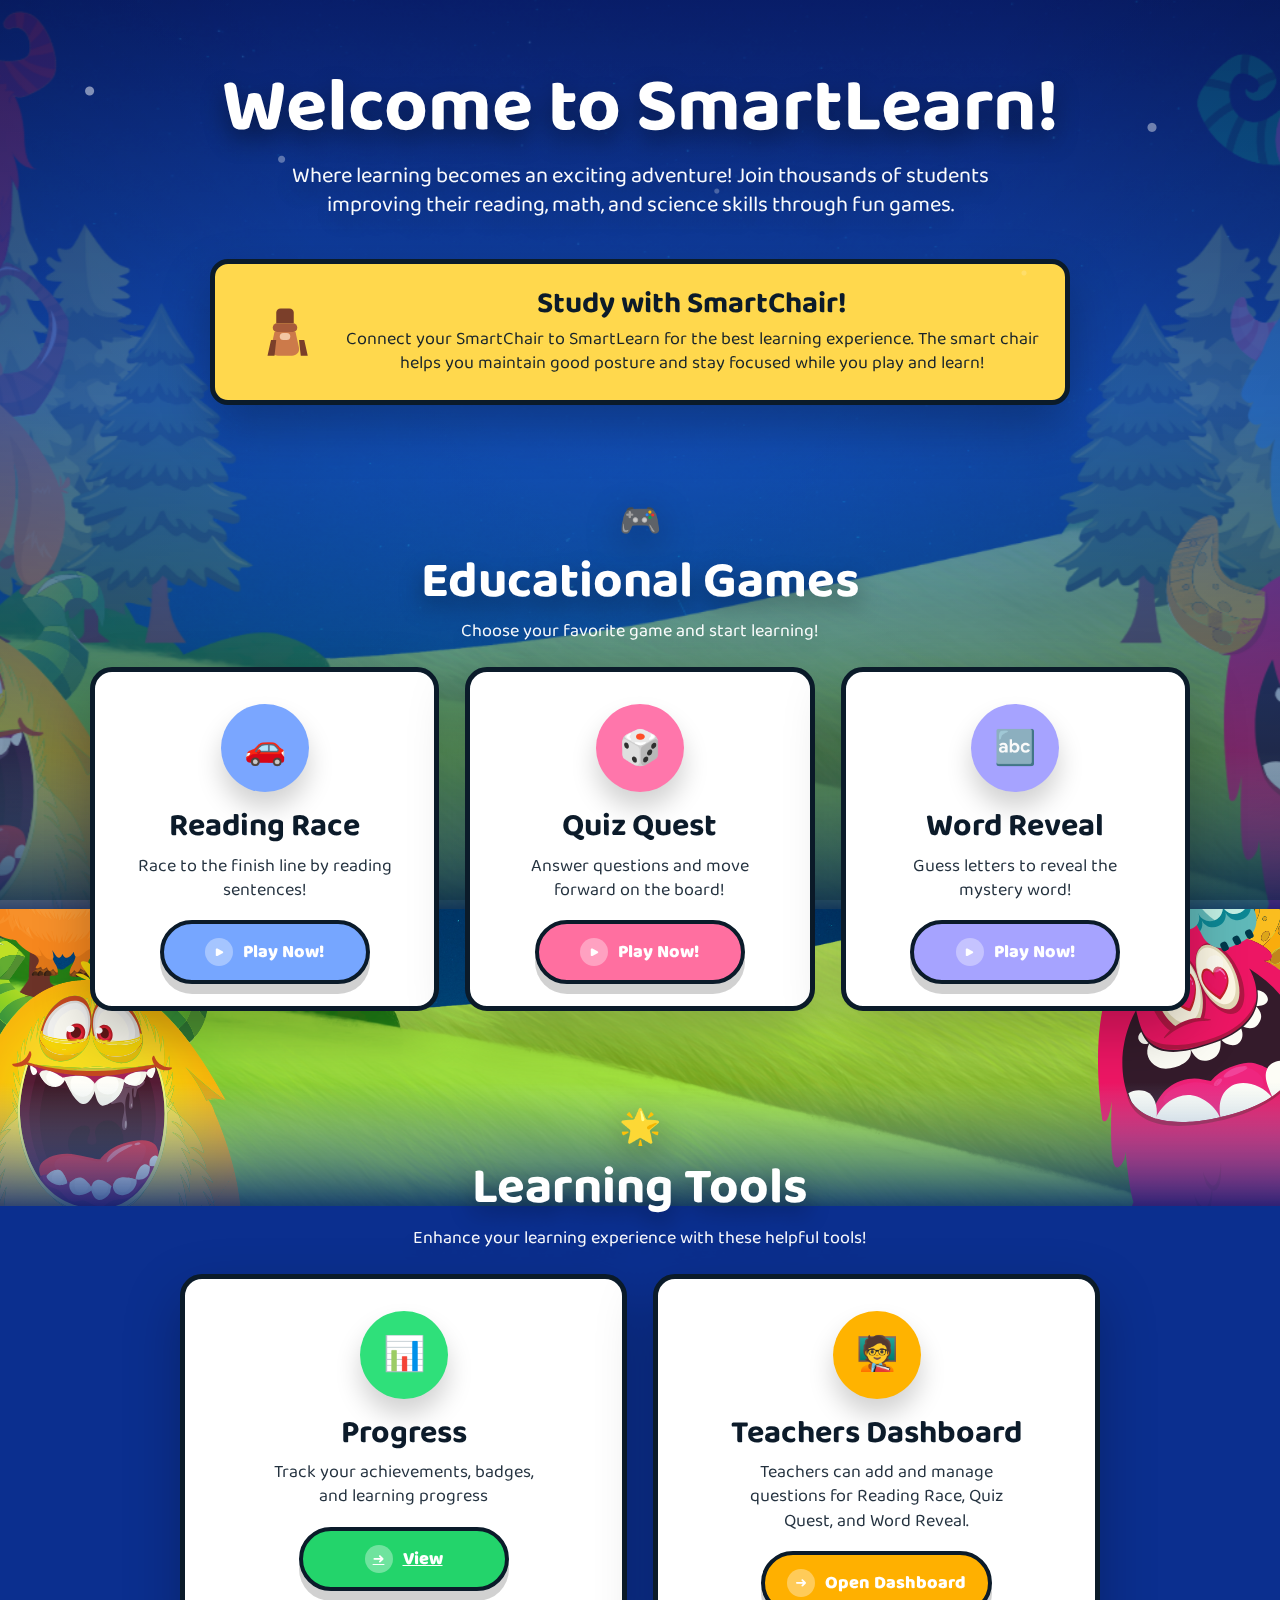
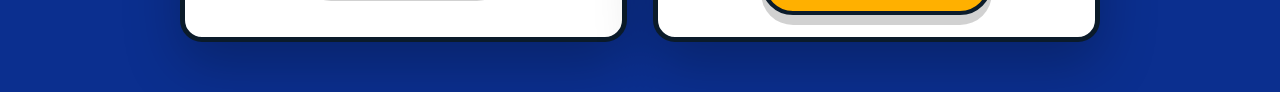
<file: index.html>
<!doctype html>
<html lang="tl">
<head>
  <meta charset="UTF-8" />
  <meta name="viewport" content="width=device-width, initial-scale=1.0" />
  <title>SmartLearn</title>

  <link rel="preconnect" href="https://fonts.googleapis.com">
  <link rel="preconnect" href="https://fonts.gstatic.com" crossorigin>
  <link href="https://fonts.googleapis.com/css2?family=Baloo+2:wght@500;700;800&display=swap" rel="stylesheet">

  <link rel="stylesheet" href="design.css" />
</head>

<body>
  <main class="page" id="pageRoot">
    <section class="hero" id="top">
      <div class="hero__dots" aria-hidden="true"></div>

      <div class="container hero__inner">
        <h1 class="hero__title">Welcome to SmartLearn!</h1>
        <p class="hero__subtitle">
          Where learning becomes an exciting adventure! Join thousands of students improving their reading,
          math, and science skills through fun games.
        </p>

        <article class="bannerCard" role="region" aria-label="Study with SmartChair">
          <div class="bannerCard__icon" aria-hidden="true">
            <svg viewBox="0 0 64 64" width="56" height="56">
              <path d="M22 10c0-3 2-5 5-5h10c3 0 5 2 5 5v12H22V10z" fill="#7b3f2a"/>
              <rect x="18" y="22" width="28" height="10" rx="5" fill="#a75b3b"/>
              <path d="M20 32h24l4 18c1 5-3 9-8 9H24c-5 0-9-4-8-9l4-18z" fill="#cc7a4a"/>
              <path d="M22 41h-6l-4 18h8l2-18zm26 0h6l4 18h-8l-2-18z" fill="#7b3f2a"/>
              <rect x="26" y="33" width="12" height="8" rx="4" fill="#f3c7a4"/>
            </svg>
          </div>

          <div class="bannerCard__text">
            <h2 class="bannerCard__title">Study with SmartChair!</h2>
            <p class="bannerCard__desc">
              Connect your SmartChair to SmartLearn for the best learning experience.
              The smart chair helps you maintain good posture and stay focused while you play and learn!
            </p>
          </div>
        </article>
      </div>
    </section>

    <section class="section" id="games">
      <div class="container">
        <header class="section__header">
          <div class="section__emoji" aria-hidden="true">🎮</div>
          <h2 class="section__title">Educational Games</h2>
          <p class="section__subtitle">Choose your favorite game and start learning!</p>
        </header>

        <div class="cardGrid cardGrid--3">
          <article class="bigCard">
            <div class="bigCard__badge bigCard__badge--blue" aria-hidden="true">
              <span class="bigCard__badgeIcon">🚗</span>
            </div>
            <h3 class="bigCard__title">Reading Race</h3>
            <p class="bigCard__desc">Race to the finish line by reading sentences!</p>
            <button class="pillBtn pillBtn--blue" data-action="play" data-slug="reading-race">
              <span class="pillBtn__icon" aria-hidden="true">▶</span> Play Now!
            </button>
          </article>

          <article class="bigCard">
            <div class="bigCard__badge bigCard__badge--pink" aria-hidden="true">
              <span class="bigCard__badgeIcon">🎲</span>
            </div>
            <h3 class="bigCard__title">Quiz Quest</h3>
            <p class="bigCard__desc">Answer questions and move forward on the board!</p>
            <button class="pillBtn pillBtn--pink" data-action="play" data-slug="quiz-quest">
              <span class="pillBtn__icon" aria-hidden="true">▶</span> Play Now!
            </button>
          </article>

          <article class="bigCard">
            <div class="bigCard__badge bigCard__badge--violet" aria-hidden="true">
              <span class="bigCard__badgeIcon">🔤</span>
            </div>
            <h3 class="bigCard__title">Word Reveal</h3>
            <p class="bigCard__desc">Guess letters to reveal the mystery word!</p>
            <button class="pillBtn pillBtn--violet" data-action="play" data-slug="word-reveal">
              <span class="pillBtn__icon" aria-hidden="true">▶</span> Play Now!
            </button>
          </article>
        </div>
      </div>
    </section>

    <section class="section" id="tools">
      <div class="container">
        <header class="section__header">
          <div class="section__emoji" aria-hidden="true">🌟</div>
          <h2 class="section__title">Learning Tools</h2>
          <p class="section__subtitle">Enhance your learning experience with these helpful tools!</p>
        </header>

        <div class="cardGrid cardGrid--2">
          <!-- Progress card (unchanged) -->
          <article class="bigCard">
            <div class="bigCard__badge bigCard__badge--green" aria-hidden="true">
              <span class="bigCard__badgeIcon">📊</span>
            </div>
            <h3 class="bigCard__title">Progress</h3>
            <p class="bigCard__desc">Track your achievements, badges, and learning progress</p>
            <a href="progress.html" class="pillBtn pillBtn--green">
              <span class="pillBtn__icon" aria-hidden="true">➜</span> View
            </a>
          </article>

          <!-- ✅ Replaced Settings with Teachers Dashboard -->
          <article class="bigCard">
            <div class="bigCard__badge bigCard__badge--orange" aria-hidden="true">
              <span class="bigCard__badgeIcon">🧑‍🏫</span>
            </div>
            <h3 class="bigCard__title">Teachers Dashboard</h3>
            <p class="bigCard__desc">
              Teachers can add and manage questions for Reading Race, Quiz Quest, and Word Reveal.
            </p>
            <button class="pillBtn pillBtn--orange" data-action="teachers">
              <span class="pillBtn__icon" aria-hidden="true">➜</span> Open Dashboard
            </button>
          </article>
        </div>
      </div>
    </section>
  </main>

  <script src="app.js"></script>
</body>
</html>
</file>
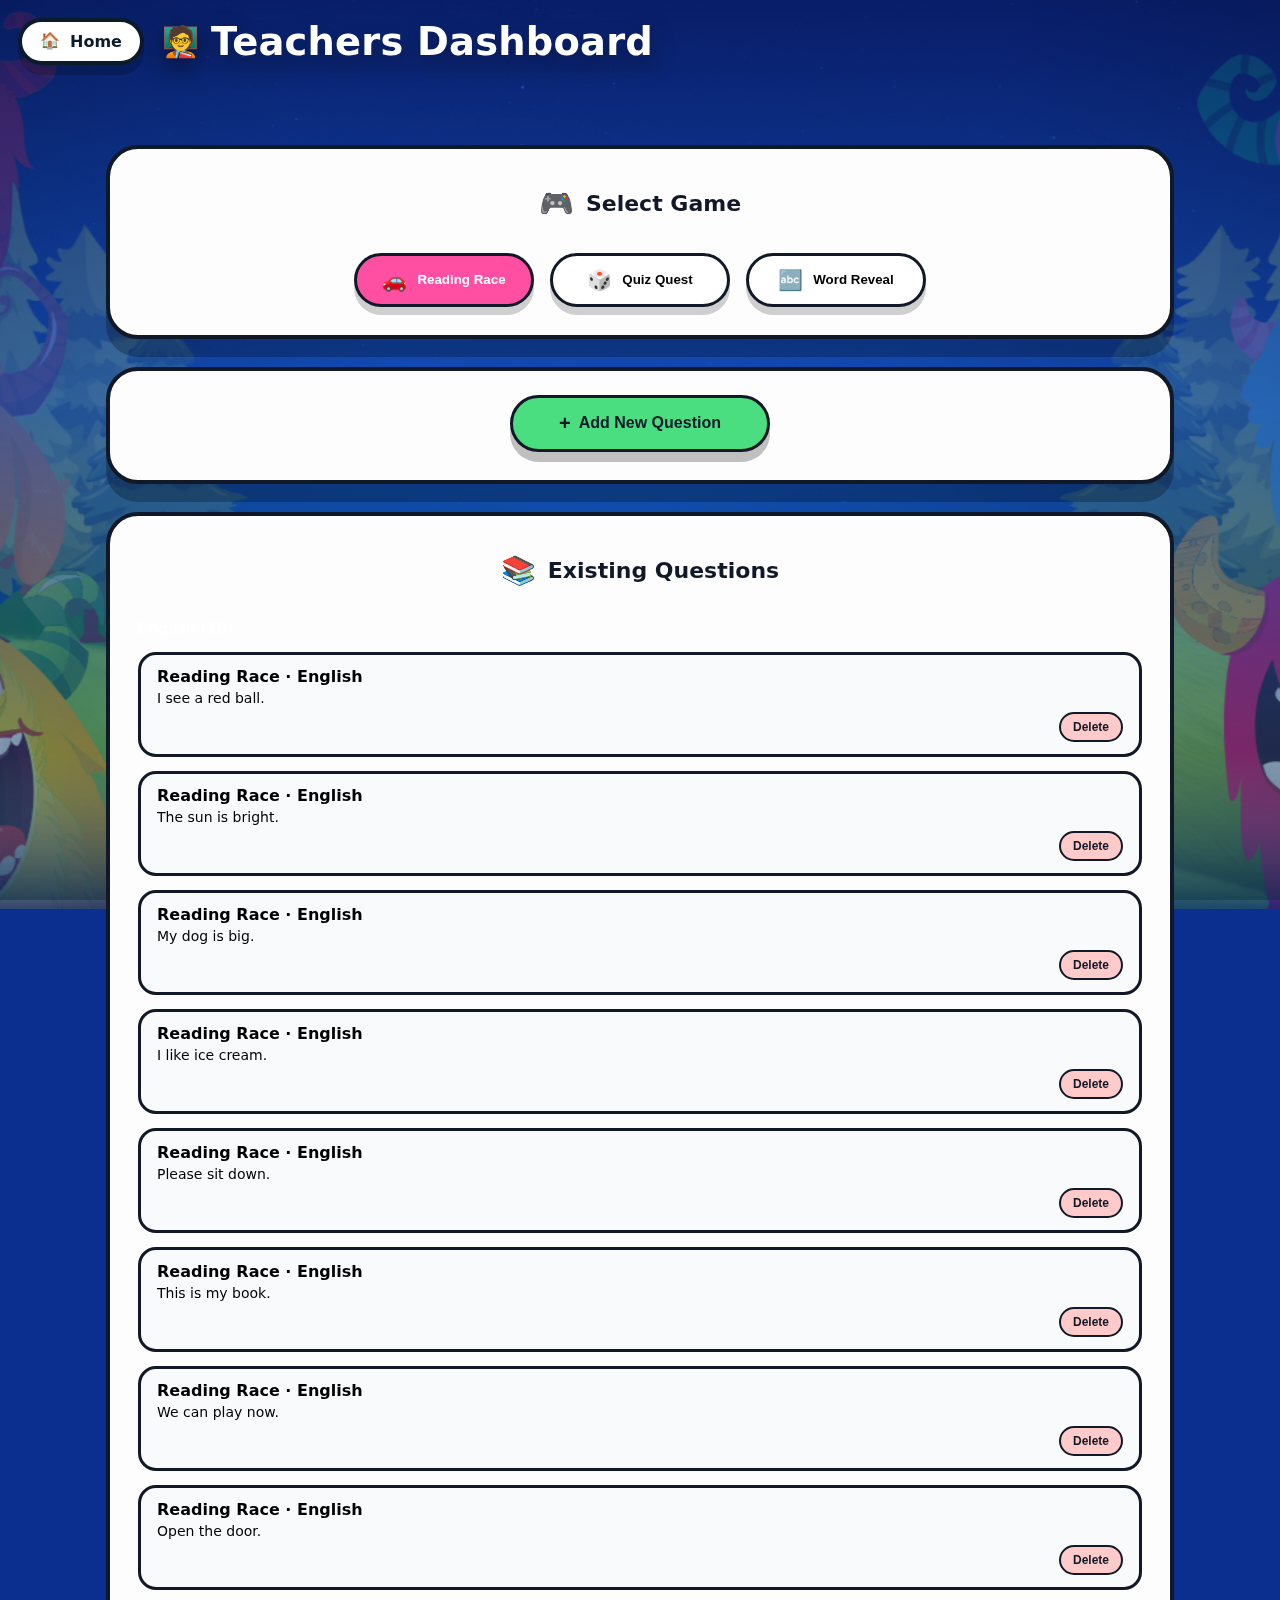
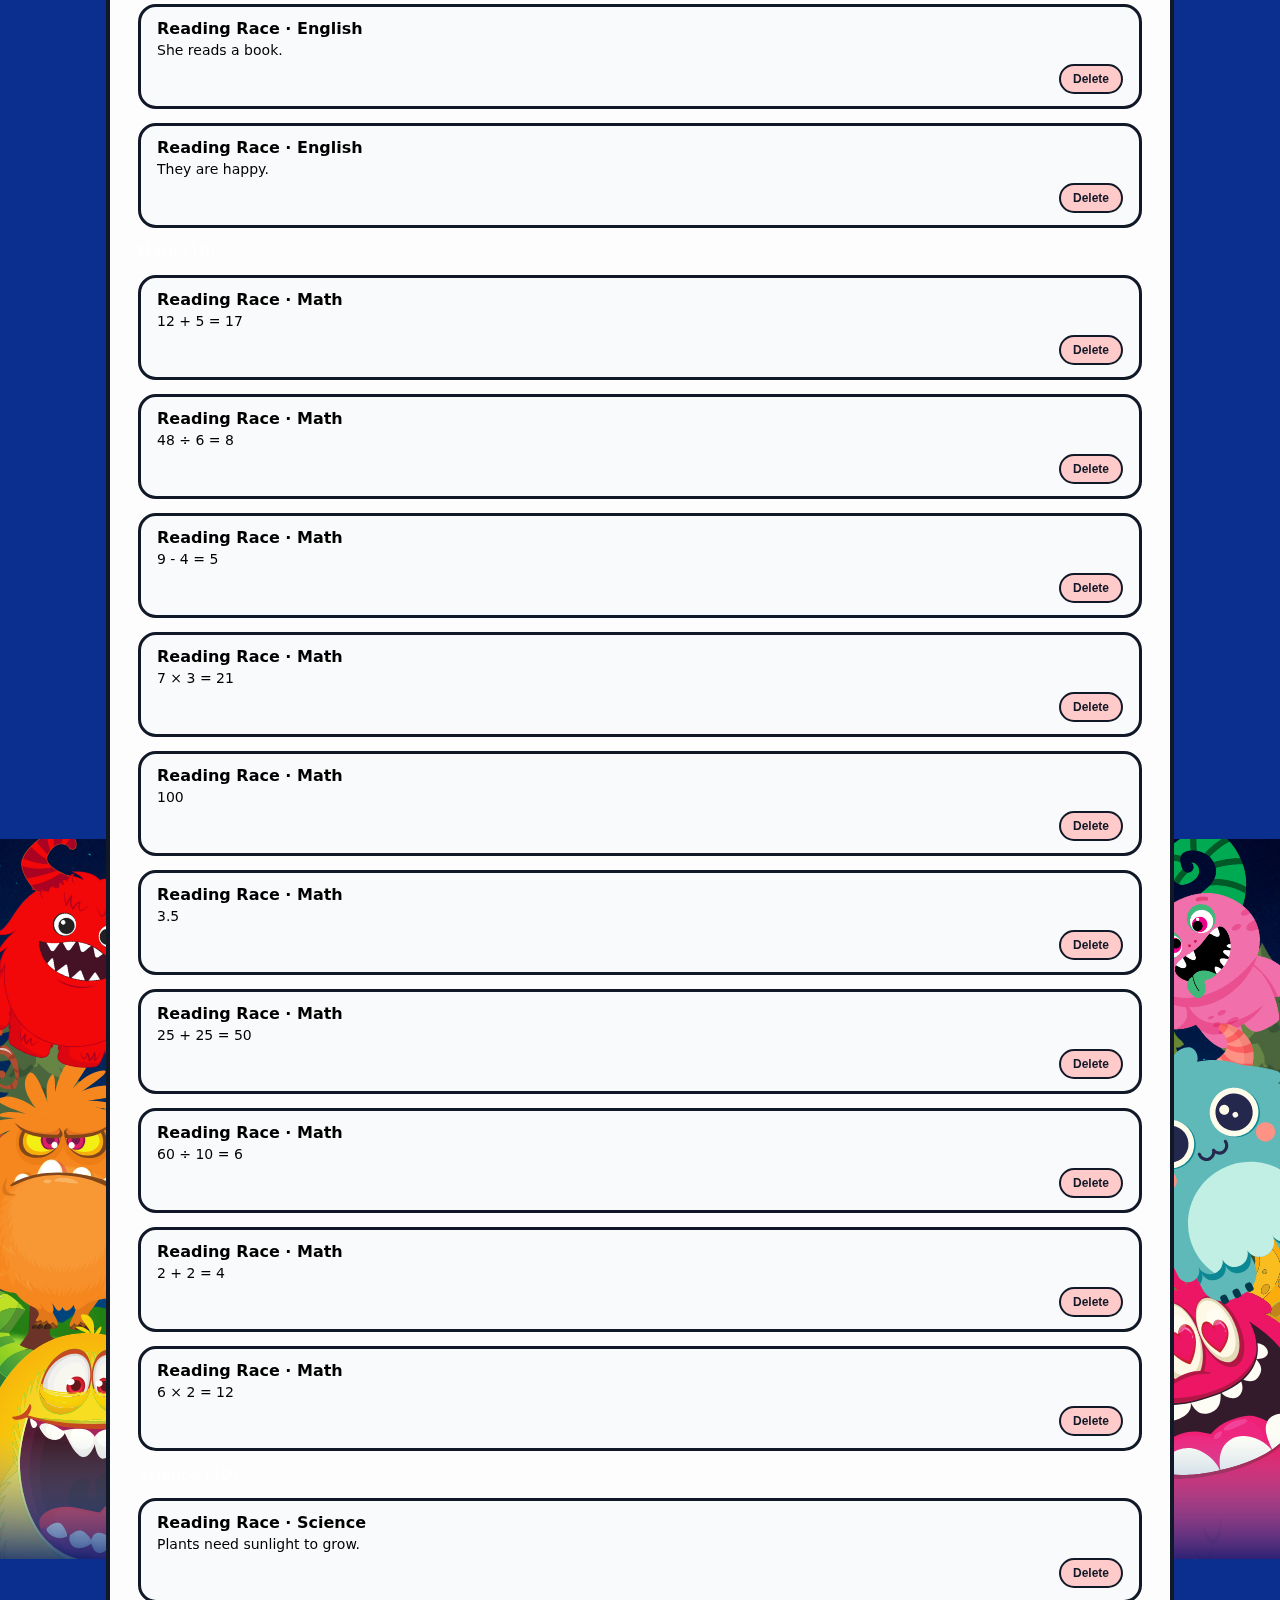
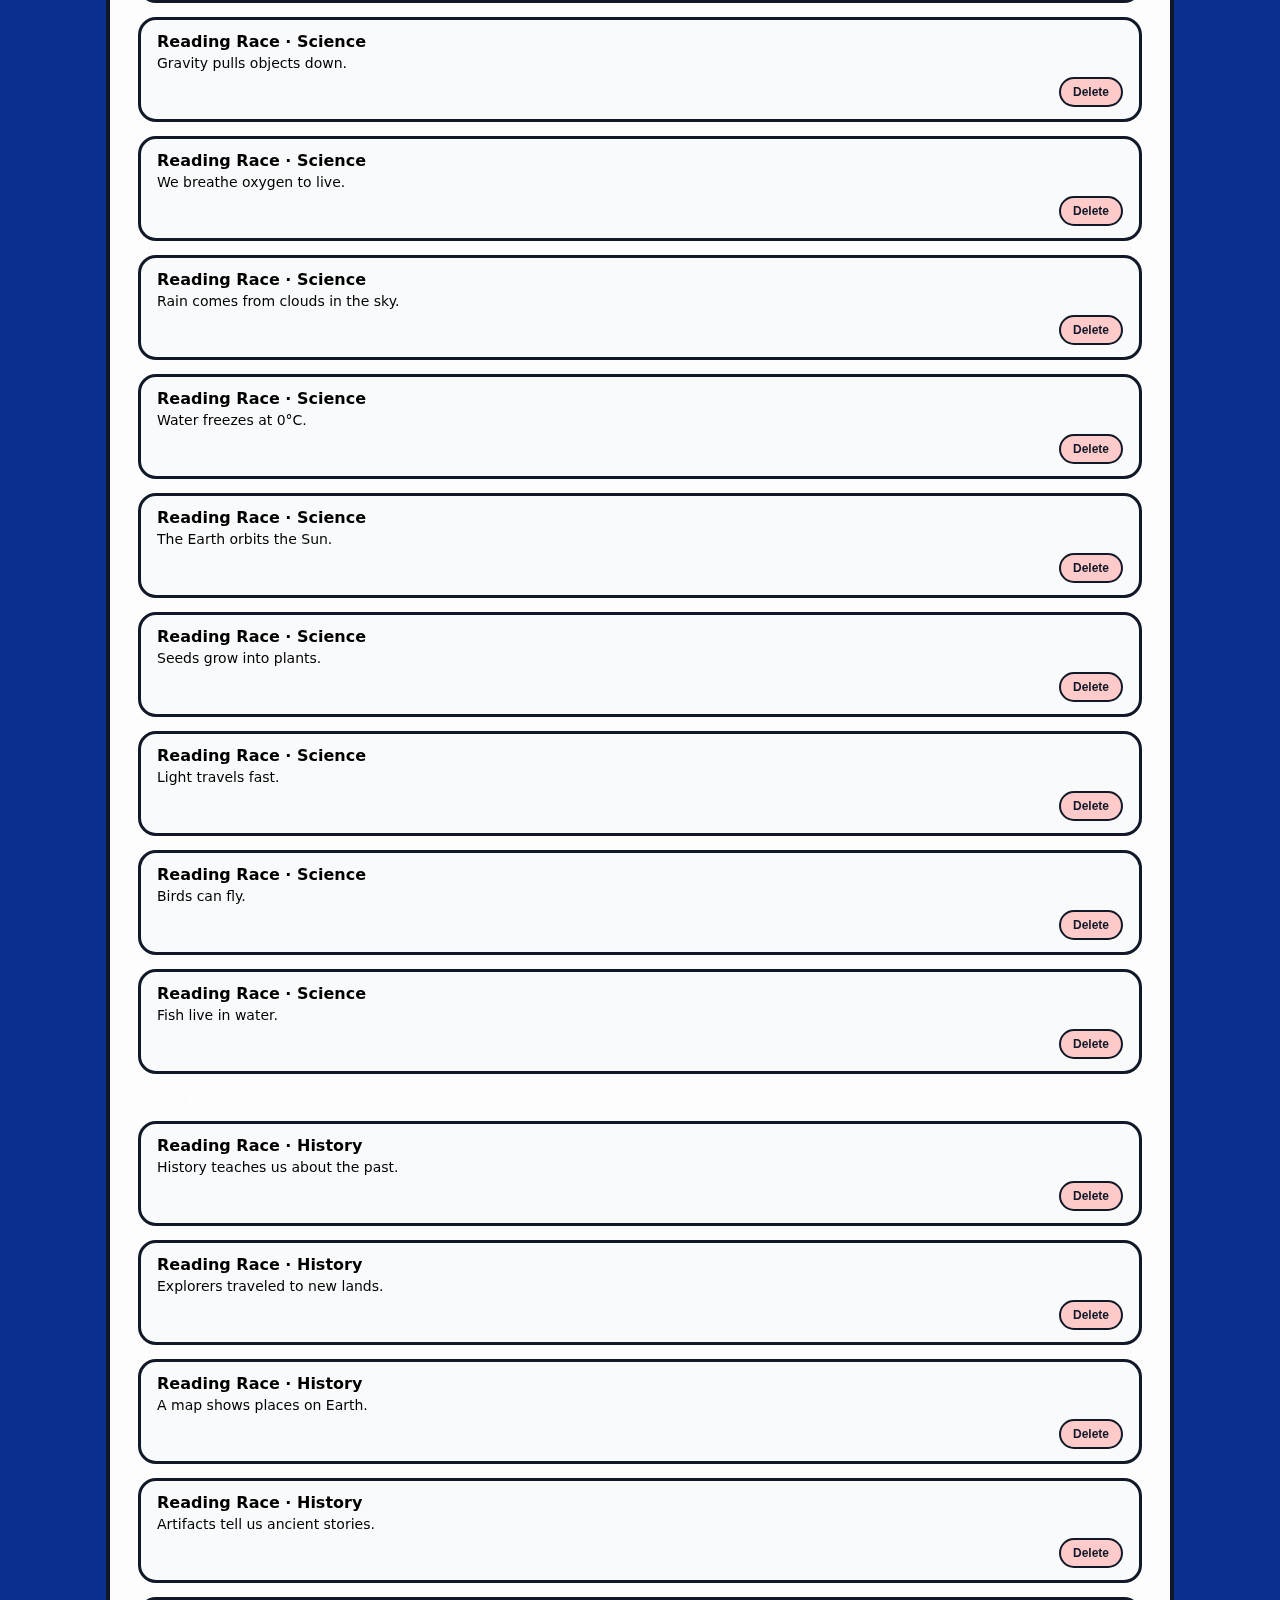
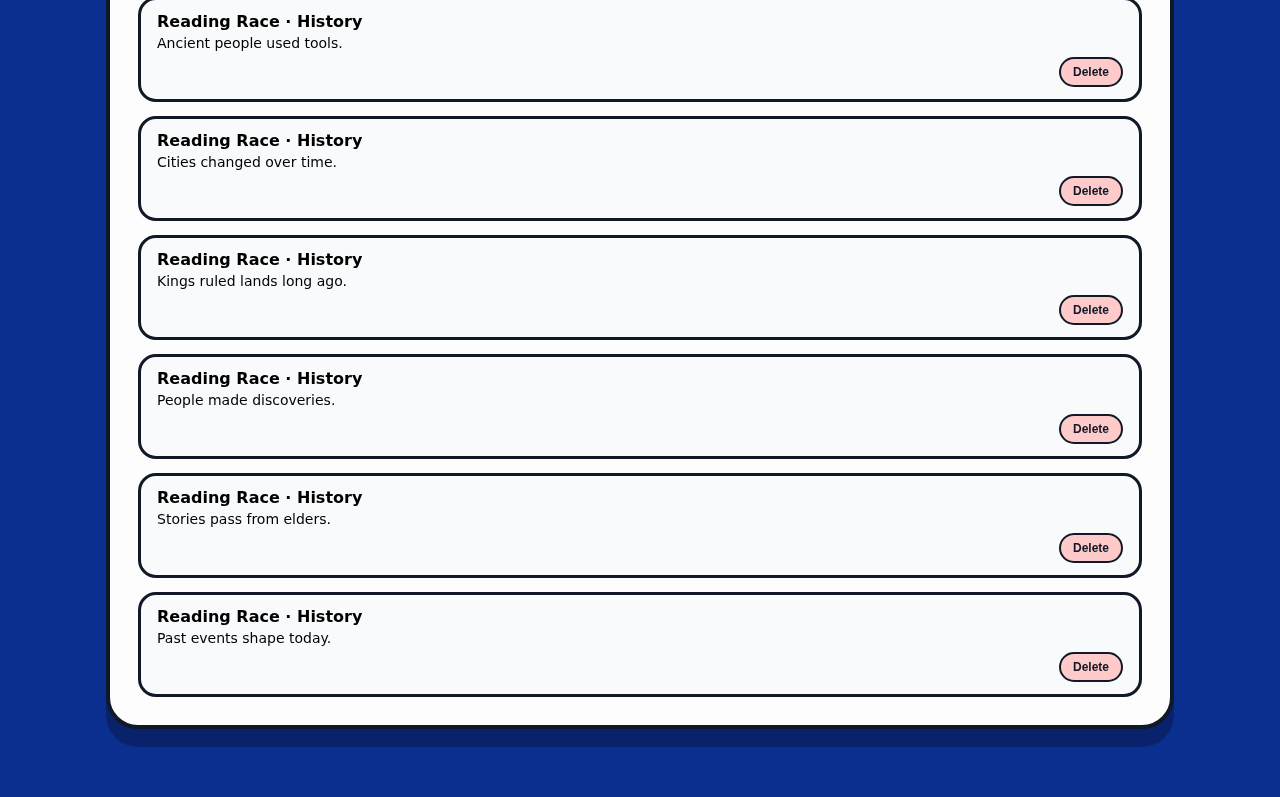
<file: clear_storage.html>
<!DOCTYPE html>
<html>
<head><title>Clear Storage</title></head>
<body>
<h1>Clearing localStorage...</h1>
<script>
localStorage.clear();
console.log('localStorage cleared');
alert('localStorage cleared. Now open teachers.html to re-initialize all defaults.');
window.location.href = 'teachers.html';
</script>
</body>
</html>
</file>
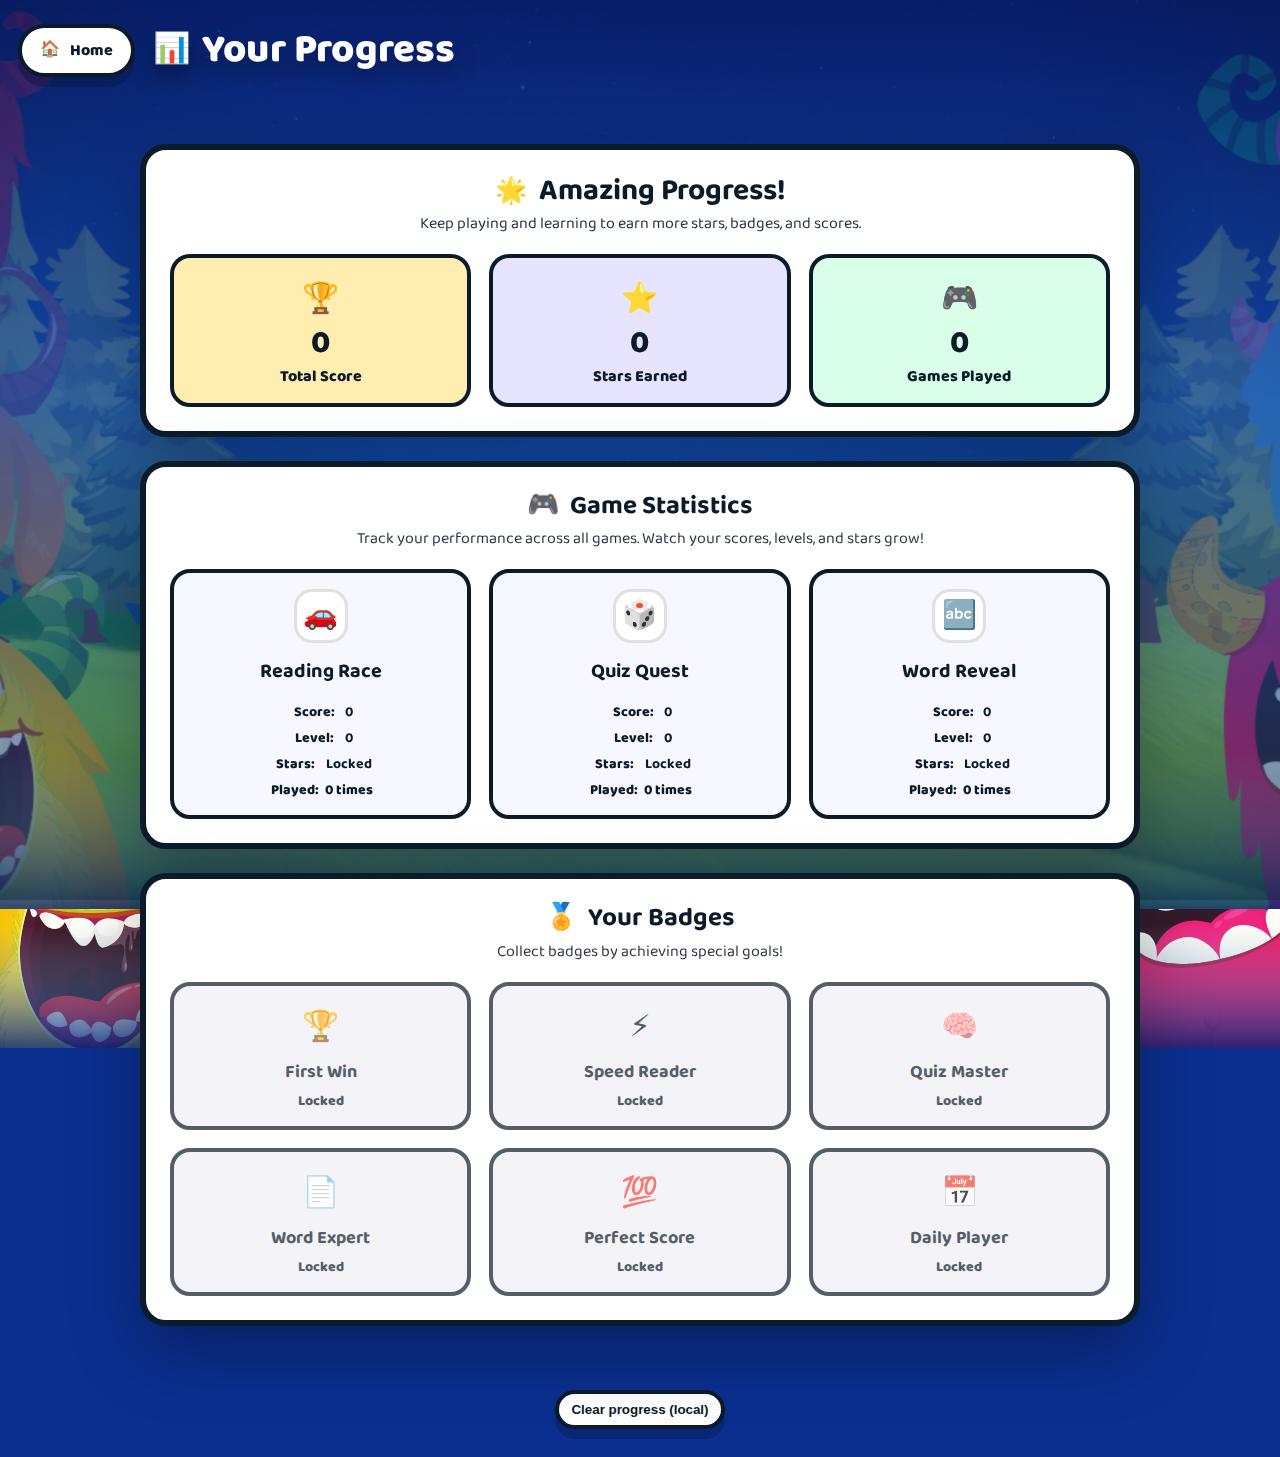
<file: progress.html>
<!doctype html>
<html lang="tl">
<head>
  <meta charset="UTF-8" />
  <meta name="viewport" content="width=device-width, initial-scale=1.0" />
  <title>Study First – Progress</title>

  <link rel="preconnect" href="https://fonts.googleapis.com">
  <link rel="preconnect" href="https://fonts.gstatic.com" crossorigin>
  <link href="https://fonts.googleapis.com/css2?family=Baloo+2:wght@500;700;800&display=swap" rel="stylesheet">

  <link rel="stylesheet" href="design.css" />
</head>

<body>
  <main class="page progressPage" id="pageRoot">
    <!-- Top bar -->
    <header class="progressTop">
      <a href="index.html" class="homePill">
        <span class="homePill__icon">🏠</span>
        <span>Home</span>
      </a>

      <div class="howTitle progressBrand">
        <span class="howTitle__emoji">📊</span>
        <span class="howTitle__text">Your Progress</span>
      </div>
    </header>

    <section class="progressMain">
      <div class="container">
        <!-- Big summary card -->
        <section class="progressCard progressCard--primary" aria-label="Overall progress">
          <header class="progressCard__header">
            <div class="progressHeaderText">
              <h2 class="progressCard__title">
                <span class="progressSectionHeader__emoji" aria-hidden="true">🌟</span>
                Amazing Progress!
              </h2>
              <p class="progressCard__subtitle">
                Keep playing and learning to earn more stars, badges, and scores.
              </p>
            </div>
          </header>

          <div class="progressSummaryGrid">
            <article class="progressStat progressStat--yellow" aria-label="Total Score">
              <div class="progressStat__icon" aria-hidden="true">🏆</div>
              <div id="totalScoreValue" class="progressStat__value">0</div>
              <div class="progressStat__label">Total Score</div>
            </article>

            <article class="progressStat progressStat--purple" aria-label="Stars Earned">
              <div class="progressStat__icon" aria-hidden="true">⭐</div>
              <div id="starsValue" class="progressStat__value">0</div>
              <div class="progressStat__label">Stars Earned</div>
            </article>

            <article class="progressStat progressStat--mint" aria-label="Games Played">
              <div class="progressStat__icon" aria-hidden="true">🎮</div>
              <div id="gamesPlayedValue" class="progressStat__value">0</div>
              <div class="progressStat__label">Games Played</div>
            </article>
          </div>
        </section>

        <!-- Game statistics -->
        <section class="progressCard" aria-label="Game Statistics">
          <header class="progressSectionHeader">
            <h2 class="progressSectionHeader__title">
              <span class="progressSectionHeader__emoji" aria-hidden="true">🎮</span>
              Game Statistics
            </h2>
            <p class="progressSectionHeader__subtitle">
              Track your performance across all games. Watch your scores, levels, and stars grow!
            </p>
          </header>

          <div class="progressGameGrid">
            <article class="progressGame">
              <div class="progressGame__icon" aria-hidden="true">🚗</div>
              <h3 class="progressGame__title">Reading Race</h3>

              <dl class="progressGame__stats">
                <div>
                  <dt>Score:</dt>
                  <dd id="readingRaceScore">0</dd>
                </div>
                <div>
                  <dt>Level:</dt>
                  <dd id="readingRaceLevel">0</dd>
                </div>
                <div class="progressGame__stars">
                  <dt>Stars:</dt>
                  <dd id="readingRaceStars">Locked</dd>
                </div>
                <div>
                  <dt>Played:</dt>
                  <dd id="readingRacePlayed"><strong>0 times</strong></dd>
                </div>
              </dl>
            </article>

            <article class="progressGame">
              <div class="progressGame__icon" aria-hidden="true">🎲</div>
              <h3 class="progressGame__title">Quiz Quest</h3>

              <dl class="progressGame__stats">
                <div>
                  <dt>Score:</dt>
                  <dd id="quizQuestScore">0</dd>
                </div>
                <div>
                  <dt>Level:</dt>
                  <dd id="quizQuestLevel">0</dd>
                </div>
                <div class="progressGame__stars">
                  <dt>Stars:</dt>
                  <dd id="quizQuestStars">Locked</dd>
                </div>
                <div>
                  <dt>Played:</dt>
                  <dd id="quizQuestPlayed"><strong>0 times</strong></dd>
                </div>
              </dl>
            </article>

            <article class="progressGame">
              <div class="progressGame__icon" aria-hidden="true">🔤</div>
              <h3 class="progressGame__title">Word Reveal</h3>

              <dl class="progressGame__stats">
                <div>
                  <dt>Score:</dt>
                  <dd id="wordRevealScore">0</dd>
                </div>
                <div>
                  <dt>Level:</dt>
                  <dd id="wordRevealLevel">0</dd>
                </div>
                <div class="progressGame__stars">
                  <dt>Stars:</dt>
                  <dd id="wordRevealStars">Locked</dd>
                </div>
                <div>
                  <dt>Played:</dt>
                  <dd id="wordRevealPlayed"><strong>0 times</strong></dd>
                </div>
              </dl>
            </article>
          </div>
        </section>

        <!-- Badges -->
        <section class="progressCard" aria-label="Badges earned">
          <header class="progressSectionHeader">
            <h2 class="progressSectionHeader__title">
              <span class="progressSectionHeader__emoji" aria-hidden="true">🏅</span>
              Your Badges
            </h2>
            <p class="progressSectionHeader__subtitle">
              Collect badges by achieving special goals!
            </p>
          </header>

          <div class="progressBadgeGrid" id="badgesGrid">
            <!-- Badges are locked by default; JS will unlock based on local progress -->
            <article class="badgeCard badgeCard--locked" data-badge="firstWin">
              <div class="badgeCard__icon" aria-hidden="true">🏆</div>
              <h3 class="badgeCard__title">First Win</h3>
              <p class="badgeCard__status">Locked</p>
            </article>

            <article class="badgeCard badgeCard--locked" data-badge="speedReader">
              <div class="badgeCard__icon" aria-hidden="true">⚡</div>
              <h3 class="badgeCard__title">Speed Reader</h3>
              <p class="badgeCard__status">Locked</p>
            </article>

            <article class="badgeCard badgeCard--locked" data-badge="quizMaster">
              <div class="badgeCard__icon" aria-hidden="true">🧠</div>
              <h3 class="badgeCard__title">Quiz Master</h3>
              <p class="badgeCard__status">Locked</p>
            </article>

            <article class="badgeCard badgeCard--locked" data-badge="wordExpert">
              <div class="badgeCard__icon" aria-hidden="true">📄</div>
              <h3 class="badgeCard__title">Word Expert</h3>
              <p class="badgeCard__status">Locked</p>
            </article>

            <article class="badgeCard badgeCard--locked" data-badge="perfectScore">
              <div class="badgeCard__icon" aria-hidden="true">💯</div>
              <h3 class="badgeCard__title">Perfect Score</h3>
              <p class="badgeCard__status">Locked</p>
            </article>

            <article class="badgeCard badgeCard--locked" data-badge="dailyPlayer">
              <div class="badgeCard__icon" aria-hidden="true">📅</div>
              <h3 class="badgeCard__title">Daily Player</h3>
              <p class="badgeCard__status">Locked</p>
            </article>
          </div>
        </section>
      </div>
    </section>
  </main>

  <div style="padding:14px; text-align:center;">
    <button id="clearProgressBtn" class="homePill" style="padding:8px 12px;margin-bottom:8px;">Clear progress (local)</button>
    <div id="clearMsg" style="font-size:0.95rem;color:#333;margin-top:6px;"></div>
  </div>

  <script src="app.js"></script>
</body>
</html>
</file>
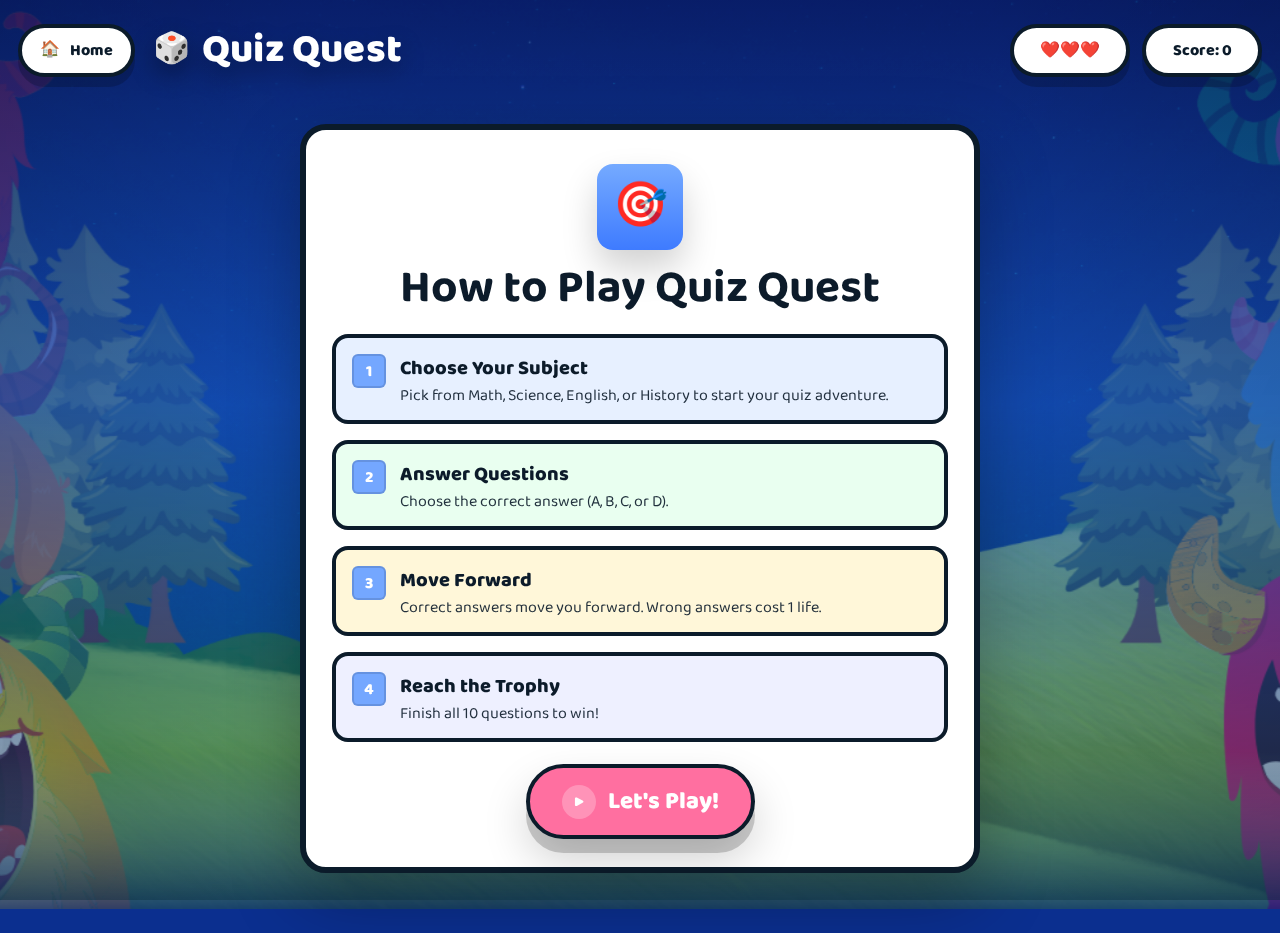
<file: quizquest.html>
<!doctype html>
<html lang="en">
<head>
  <meta charset="UTF-8" />
  <meta name="viewport" content="width=device-width, initial-scale=1.0" />
  <title>Quiz Quest</title>

  <link rel="preconnect" href="https://fonts.googleapis.com">
  <link rel="preconnect" href="https://fonts.gstatic.com" crossorigin>
  <link href="https://fonts.googleapis.com/css2?family=Baloo+2:wght@500;700;800&display=swap" rel="stylesheet">

  <link rel="stylesheet" href="design.css" />
</head>
<body>
  <main class="page page--howto" id="pageRoot">
    <div id="quizQuestRoot">
      <!-- TOP BAR -->
      <div class="qqTop">
        <a class="homePill" href="index.html">
          <span class="homePill__icon">🏠</span>
          <span>Home</span>
        </a>

        <div class="howTitle qqBrand">
          <span class="howTitle__emoji">🎲</span>
          <span class="howTitle__text">Quiz Quest</span>
        </div>

        <div class="qqTopRight">
          <div class="qqLives" title="Lives" aria-label="Lives" id="qqLives">❤️❤️❤️</div>
          <div class="scorePill" aria-label="Score">Score: <span id="qqScore">0</span></div>
        </div>
      </div>

      <!-- =======================
           TUTORIAL (STEP 1)
           ======================= -->
      <section class="howWrap" id="qqTutorial">
        <article class="howCard">
          <div class="howCard__icon" aria-hidden="true">🎯</div>
          <h1 class="howCard__title">How to Play Quiz Quest</h1>

          <div class="stepList">
            <div class="step step--blue">
              <div class="step__num">1</div>
              <div class="step__body">
                <div class="step__head">Choose Your Subject</div>
                <div class="step__text">Pick from Math, Science, English, or History to start your quiz adventure.</div>
              </div>
            </div>

            <div class="step step--green">
              <div class="step__num">2</div>
              <div class="step__body">
                <div class="step__head">Answer Questions</div>
                <div class="step__text">Choose the correct answer (A, B, C, or D).</div>
              </div>
            </div>

            <div class="step step--yellow">
              <div class="step__num">3</div>
              <div class="step__body">
                <div class="step__head">Move Forward</div>
                <div class="step__text">Correct answers move you forward. Wrong answers cost 1 life.</div>
              </div>
            </div>

            <div class="step step--violet">
              <div class="step__num">4</div>
              <div class="step__body">
                <div class="step__head">Reach the Trophy</div>
                <div class="step__text">Finish all 10 questions to win!</div>
              </div>
            </div>
          </div>

          <button class="playBig playBig--pink" data-action="start-game" data-game="Quiz Quest">
            <span class="playBig__icon">▶</span>
            Let's Play!
          </button>
        </article>
      </section>

      <!-- =======================
           SUBJECT SELECT (STEP 2)
           ======================= -->
      <section class="howWrap rrHidden" id="qqSubject">
        <article class="howCard">
          <div class="howCard__icon" aria-hidden="true">📚</div>
          <h1 class="howCard__title">Choose Your Subject</h1>
          <p class="rrSub" style="text-align:center;margin-top:-4px;">Pick a subject to start your quiz adventure!</p>

          <div class="rrSubjects" style="margin-top: 18px;">
            <button class="rrSubjectBtn" type="button" data-qq-subject="Math">
              <div class="rrSubjectIcon">🔢</div>
              <div class="rrSubjectLabel">Math</div>
            </button>

            <button class="rrSubjectBtn" type="button" data-qq-subject="Science">
              <div class="rrSubjectIcon">🔬</div>
              <div class="rrSubjectLabel">Science</div>
            </button>

            <button class="rrSubjectBtn" type="button" data-qq-subject="English">
              <div class="rrSubjectIcon">📘</div>
              <div class="rrSubjectLabel">English</div>
            </button>

            <button class="rrSubjectBtn" type="button" data-qq-subject="History">
              <div class="rrSubjectIcon">🏛️</div>
              <div class="rrSubjectLabel">History</div>
            </button>
          </div>
        </article>
      </section>

      <!-- =======================
           GAME (BOARD + QUESTION)
           ======================= -->
      <section class="qqGame rrHidden" id="qqGame">
        <div class="qqBoardCard">
          <div class="qqSubjectTag" id="qqSubjectTag"></div>
          <div class="qqProgress" id="qqProgressText">Progress: 0 / 10</div>

          <div class="qqBoardWrap">
            <div class="qqGrid" id="qqGrid" aria-label="Quiz board"></div>

            <!-- Player token -->
            <div class="qqPlayer" id="qqPlayer" aria-hidden="true">
              🧙‍♂️
            </div>
          </div>
        </div>

        <div class="qqQuestionCard">
          <div class="qqQuestionHeader">
            <div class="qqPill" id="qqQSubject">Math</div>
          </div>

          <div class="qqQuestionTitle" id="qqQText">Question here</div>

          <div class="qqChoices" id="qqChoices"></div>

          <button class="playBig qqSubmitBtn" id="qqSubmit" disabled>
            Submit Answer
          </button>

          <div class="qqFeedback" id="qqFeedback" aria-live="polite"></div>
        </div>
      </section>

      <!-- =======================
           WIN
           ======================= -->
      <section class="rrHidden" id="qqWin">
        <div class="rrWin">
          <div class="rrWinConfetti" aria-hidden="true"></div>
          <div class="rrWinCard">
            <div class="rrTrophy">🏆</div>
            <div class="rrWinTitle">You Won!</div>
            <div class="rrWinScore">Final Score: <span class="rrStar">★</span><span id="qqWinScore">0</span>
              <span style="margin-left:8px; font-size:18px;" id="qqWinStars">—</span>
            </div>
            <div class="rrWinMsg">Great job! You finished all 10 questions!</div>

            <div class="rrWinBtns">
              <button class="rrWinBtn rrWinBtn--green" type="button" data-qq-play-again="1">⟲ Play Again</button>
              <a class="rrWinBtn rrWinBtn--violet" href="index.html">⌂ Home</a>
            </div>
          </div>
        </div>
      </section>

      <!-- =======================
           TRY AGAIN (Score 0)
           ======================= -->
      <section class="rrHidden" id="qqTryAgain">
        <div class="rrWin">
          <div class="rrWinCard">
            <div class="rrTrophy">💥</div>
            <div class="rrWinTitle">Try Again</div>
            <div class="rrWinScore">Score: <span class="rrStar">★</span><span id="qqTryAgainScore">0</span>
              <span style="margin-left:8px; font-size:18px;" id="qqTryAgainStars">—</span>
            </div>
            <div class="rrWinMsg">You ran out of lives. Better luck next time!</div>

            <div class="rrWinBtns">
              <a class="rrWinBtn rrWinBtn--violet" href="index.html">⌂ Home</a>
            </div>
          </div>
        </div>
      </section>

      <!-- =======================
           GOOD JOB (Score 1-5)
           ======================= -->
      <section class="rrHidden" id="qqGoodJob">
        <div class="rrWin">
          <div class="rrWinCard">
            <div class="rrTrophy">😊</div>
            <div class="rrWinTitle">Good Job</div>
            <div class="rrWinScore">Score: <span class="rrStar">★</span><span id="qqGoodJobScore">0</span>
              <span style="margin-left:8px; font-size:18px;" id="qqGoodJobStars">—</span>
            </div>
            <div class="rrWinMsg">Good job! You finished the run — keep practicing!</div>

            <div class="rrWinBtns">
              <a class="rrWinBtn rrWinBtn--violet" href="index.html">⌂ Home</a>
            </div>
          </div>
        </div>
      </section>

      <!-- =======================
           VERY GOOD (Score 6-9)
           ======================= -->
      <section class="rrHidden" id="qqVeryGood">
        <div class="rrWin">
          <div class="rrWinConfetti" aria-hidden="true"></div>
          <div class="rrWinCard">
            <div class="rrTrophy">⭐</div>
            <div class="rrWinTitle">Very Good</div>
            <div class="rrWinScore">Final Score: <span class="rrStar">★</span><span id="qqVeryGoodScore">0</span>
              <span style="margin-left:8px; font-size:18px;" id="qqVeryGoodStars">—</span>
            </div>
            <div class="rrWinMsg">Excellent work! You answered most questions correctly!</div>

            <div class="rrWinBtns">
              <button class="rrWinBtn rrWinBtn--green" type="button" data-qq-play-again="1">⟲ Play Again</button>
              <a class="rrWinBtn rrWinBtn--violet" href="index.html">⌂ Home</a>
            </div>
          </div>
        </div>
      </section>

    </div>
  </main>

  <script src="app.js"></script>
</body>
</html>
</file>
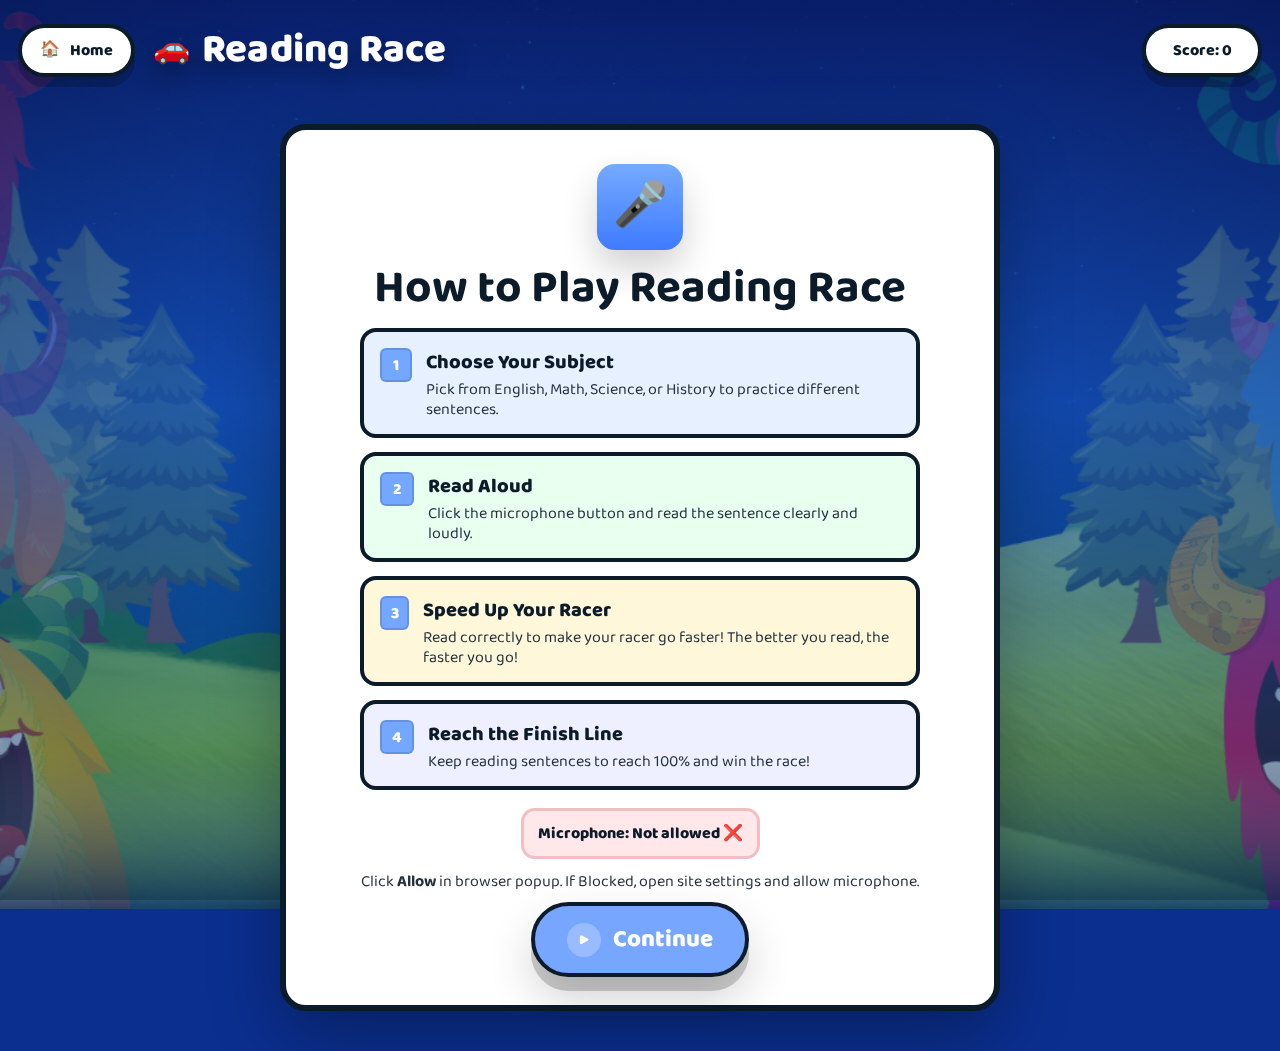
<file: readingrace.html>
<!doctype html>
<html lang="en">
<head>
  <meta charset="UTF-8" />
  <meta name="viewport" content="width=device-width, initial-scale=1.0" />
  <title>Reading Race</title>

  <link rel="preconnect" href="https://fonts.googleapis.com">
  <link rel="preconnect" href="https://fonts.gstatic.com" crossorigin>
  <link href="https://fonts.googleapis.com/css2?family=Baloo+2:wght@500;700;800&display=swap" rel="stylesheet">

  <link rel="stylesheet" href="design.css" />
</head>
<body>
  <style>
    #pageRoot {
      --bg-url: url("./background2.png");
    }
  </style>
  <main class="page page--howto rrPage" id="pageRoot">
    <div class="rrTop">
      <a class="homePill" href="index.html">
        <span class="homePill__icon">🏠</span>
        <span>Home</span>
      </a>
      <div class="howTitle rrBrand"><span class="howTitle__emoji">🚗</span><span class="howTitle__text">Reading Race</span></div>
      <div class="scorePill">Score: <span id="scoreText">0</span></div>
    </div>

    <section class="rrWrap">
      <!-- TUTORIAL -->
      <article class="rrCard" id="screenTutorial">
        <div class="rrIcon">🎤</div>
        <h1 class="rrTitle">How to Play Reading Race</h1>

        <div class="rrStepList">
          <div class="rrStep rrStep--blue">
            <div class="rrStepNum">1</div>
            <div><div class="rrStepHead">Choose Your Subject</div><div class="rrStepText">Pick from English, Math, Science, or History to practice different sentences.</div></div>
          </div>
          <div class="rrStep rrStep--green">
            <div class="rrStepNum">2</div>
            <div>
              <div class="rrStepHead">Read Aloud</div>
              <div class="rrStepText">Click the microphone button and read the sentence clearly and loudly.</div>
            </div>
          </div>
          <div class="rrStep rrStep--yellow">
            <div class="rrStepNum">3</div>
            <div>
              <div class="rrStepHead">Speed Up Your Racer</div>
              <div class="rrStepText">Read correctly to make your racer go faster! The better you read, the faster you go!</div>
            </div>
          </div>
          <div class="rrStep rrStep--violet">
            <div class="rrStepNum">4</div>
            <div><div class="rrStepHead">Reach the Finish Line</div><div class="rrStepText">Keep reading sentences to reach 100% and win the race!</div></div>
          </div>
        </div>

        <div class="rrMicGate">
          <div class="rrMicStatus" id="micStatus">Microphone: Checking…</div>
          <div class="rrMicTip" id="micTip">If asked, click <b>Allow</b> to enable microphone.</div>
          <button class="playBig playBig--blue rrCta" id="btnGoSubject" type="button">
            <span class="playBig__icon">▶</span> Continue
          </button>
        </div>
      </article>

      <!-- SUBJECT -->
      <article class="rrCard rrHidden" id="screenSubject">
        <div class="rrIcon">🎤</div>
        <h1 class="rrTitle">Choose Your Subject!</h1>
        <p class="rrSub">Pick a subject to start!</p>

        <div class="rrSubjects">
          <button class="rrSubjectBtn" data-subject="English" type="button"><div class="rrSubjectIcon">📚</div><div class="rrSubjectLabel">English</div></button>
          <button class="rrSubjectBtn" data-subject="Math" type="button"><div class="rrSubjectIcon">🔢</div><div class="rrSubjectLabel">Math</div></button>
          <button class="rrSubjectBtn" data-subject="Science" type="button"><div class="rrSubjectIcon">🔬</div><div class="rrSubjectLabel">Science</div></button>
          <button class="rrSubjectBtn" data-subject="History" type="button"><div class="rrSubjectIcon">🏛️</div><div class="rrSubjectLabel">History</div></button>
        </div>
      </article>

      <!-- READY -->
      <article class="rrCard rrCard--compact rrHidden" id="screenReady">
        <div class="rrIcon" id="readyIcon">📚</div>
        <h1 class="rrTitle" id="readyTitle">Ready?</h1>
        <p class="rrSub">Click Start, then read the sentence aloud.</p>

        <button class="playBig playBig--blue rrCta" id="btnStartFromReady" type="button">
          <span class="playBig__icon">▶</span> Start Reading Race!
        </button>
      </article>

      <!-- GAME -->
      <div class="rrGame rrHidden" id="screenGame">
        <article class="rrBigCard">
          <div class="rrBigHeader">
            <div class="rrBigHeaderLeft">
              <span class="rrSubjectSmallIcon" id="gameSubjectIcon">📚</span>
              <span class="rrBigHeaderText" id="gamePrompt">Read this aloud:</span>
            </div>
          </div>

          <div class="rrSentence" id="sentenceText">The cat sat on the mat.</div>

          <div class="rrButtonsRow">
            <button class="rrMicBtn" id="btnMic" type="button">
              <span class="rrMicIcon">🎙</span>
              <span id="micText">Start Listening</span>

              <span class="rrListen" id="listenIndicator" aria-hidden="true">
                <span class="rrDot"></span>
                <span class="rrBars"><span></span><span></span><span></span><span></span></span>
                <span class="rrListenText">Listening…</span>
              </span>
            </button>
          </div>

          <div class="rrFeedback" id="feedbackBox" style="text-align:center;">
            <div class="rrFeedbackTag" id="feedbackTag" style="text-align:center;">—</div>

            <div class="rrHintRow" style="justify-content:center; text-align:center;">
              <div class="rrMiniLabel" style="min-width:auto; margin-right:10px;">I heard:</div>
              <div class="rrHeard" id="heardText" style="text-align:center;">—</div>
            </div>

            <div class="rrDiffWrap" style="justify-content:center;">
              <div class="rrMiniLabel">Word Check:</div>
              <div class="rrDiffLine" id="diffLine" style="text-align:center;">—</div>
            </div>
          </div>
        </article>

        <article class="rrProgressCard">
          <div class="rrProgressTop">
            <div class="rrMiniTitle">Progress</div>
            <div class="rrPercent"><span id="percentText">0</span>%</div>
          </div>

          <div class="rrBar">
            <div class="rrBarFill" id="barFill"></div>
            <div class="rrBarDash"></div>
            <div class="rrCar" id="car">🏎️</div>
          </div>

          <div class="rrSpeedRow">
            <div class="rrSpeedLabel">Speed:</div>
            <div class="rrSpeedBoxes" id="speedBoxes">
              <div class="rrBox"></div><div class="rrBox"></div><div class="rrBox"></div><div class="rrBox"></div><div class="rrBox"></div>
            </div>
          </div>
        </article>

        <div class="rrFooterBtns">
          <button class="rrFooterBtn rrPause" id="btnPause" type="button">⏸ Pause</button>
          <button class="rrFooterBtn rrExit" id="btnExit" type="button">⎋ Exit</button>
        </div>
      </div>

      <!-- WIN -->
      <article class="rrWin rrHidden" id="screenWin">
        <div class="rrWinCard">
          <div class="rrTrophy">🏆</div>
          <h1 class="rrWinTitle">You Won!</h1>

          <div class="rrWinScore">
            Final Score: <span class="rrStar">⭐</span><span id="finalScore">0</span>
            <span style="margin-left:8px; font-size:18px;" id="finalStars">—</span>
          </div>

          <div class="rrWinMsg" id="finalMsg">Great job! 🌟</div>

          <div class="rrWinBtns">
            <button class="rrWinBtn rrWinBtn--green" id="btnPlayAgain" type="button">⟲ Play Again</button>
            <a class="rrWinBtn rrWinBtn--violet" href="index.html">⌂ Home</a>
          </div>
        </div>
      </article>
    </section>
  </main>

  <script>
    (() => {
      const el = (id) => document.getElementById(id);

      const screenTutorial = el("screenTutorial");
      const screenSubject  = el("screenSubject");
      const screenReady    = el("screenReady");
      const screenGame     = el("screenGame");
      const screenWin      = el("screenWin");

      const micStatus = el("micStatus");
      const micTip    = el("micTip");

      const btnGoSubject = el("btnGoSubject");
      const readyIcon  = el("readyIcon");
      const readyTitle = el("readyTitle");
      const btnStartFromReady = el("btnStartFromReady");

      const scoreText   = el("scoreText");
      const percentText = el("percentText");
      const barFill     = el("barFill");
      const car         = el("car");
      const speedBoxes  = el("speedBoxes");

      const gameSubjectIcon = el("gameSubjectIcon");
      const gamePrompt      = el("gamePrompt");
      const sentenceText    = el("sentenceText");

      const btnMic = el("btnMic");
      const micText = el("micText");
      const listenIndicator = el("listenIndicator");

      const feedbackBox = el("feedbackBox");
      const feedbackTag = el("feedbackTag");
      const heardText   = el("heardText");
      const diffLine    = el("diffLine");

      const btnPause = el("btnPause");
      const btnExit  = el("btnExit");

      const finalScore = el("finalScore");
      const finalMsg   = el("finalMsg");
      const btnPlayAgain = el("btnPlayAgain");

      const SENTENCES = {
        // ✅ CHANGED ONLY THIS: English sentences (simple, no everyday/every day, no ran/run)
        English: [
          "I see a red ball.",
          "The sun is bright.",
          "My dog is big.",
          "I like ice cream.",
          "Please sit down.",
          "This is my book.",
          "We can play now.",
          "Open the door."
        ],
        Math: [
          "12 + 5 = 17",
          "48 ÷ 6 = 8",
          "9 - 4 = 5",
          "7 × 3 = 21",
          "100",
          "3.5",
          "25 + 25 = 50",
          "60 ÷ 10 = 6"
        ],
        Science: [
          "Plants need sunlight to grow.",
          "Gravity pulls objects down.",
          "We breathe oxygen to live.",
          "Rain comes from clouds in the sky."
        ],
        History: [
          "History teaches us about the past.",
          "Explorers traveled to new lands.",
          "A map shows places on Earth.",
          "Artifacts tell us ancient stories."
        ]
      };

      // Load custom questions from teacher dashboard
      function loadTeacherQuestions(subj) {
        try {
          const LS_KEY = "studyfirst_questions";
          const raw = localStorage.getItem(LS_KEY);
          if (!raw) return SENTENCES[subj] || [];
          const all = JSON.parse(raw);
          const filtered = all.filter(q => q.game === "reading-race" && q.subject === subj);
          if (!filtered.length) return SENTENCES[subj] || [];
          // Shuffle and take first 10
          const shuffled = filtered.sort(() => Math.random() - 0.5);
          return shuffled.slice(0, 10).map(q => q.sentence);
        } catch (err) {
          console.warn("Error loading teacher questions:", err);
          return SENTENCES[subj] || [];
        }
      }

      let subject = "English";
      let list = [];
      let index = 0;
      let score = 0;
      let progress = 0;
      let paused = false;

      function showOnly(which){
        [screenTutorial, screenSubject, screenReady, screenGame, screenWin].forEach(s => s.classList.add("rrHidden"));
        which.classList.remove("rrHidden");
      }

      function subjectIcon(s){
        return s === "English" ? "📚" :
               s === "Math" ? "🔢" :
               s === "Science" ? "🔬" : "🏛️";
      }

      function normalize(s){
        return (s || "")
          .toLowerCase()
          .replace(/[^a-z0-9\s\.\+\-\=]/g, "")
          .replace(/\s+/g, " ")
          .trim();
      }

      function canonJoinWords(words){
        const w = [...words];
        const joinPairs = new Map([
          ["every day", "everyday"],
          ["a lot", "alot"],
          ["all right", "alright"],
          ["can not", "cannot"],
          ["any one", "anyone"],
          ["some thing", "something"],
          ["in to", "into"],
          ["each other", "eachother"],
        ]);

        const out = [];
        for (let i = 0; i < w.length; i++){
          const pair = i < w.length - 1 ? `${w[i]} ${w[i+1]}` : "";
          if (pair && joinPairs.has(pair)){
            out.push(joinPairs.get(pair));
            i++;
          } else {
            out.push(w[i]);
          }
        }
        return out;
      }

      const NUM_WORDS = {
        "zero":0,"one":1,"two":2,"three":3,"four":4,"five":5,"six":6,"seven":7,"eight":8,"nine":9,
        "ten":10,"eleven":11,"twelve":12,"thirteen":13,"fourteen":14,"fifteen":15,"sixteen":16,"seventeen":17,"eighteen":18,"nineteen":19,
        "twenty":20,"thirty":30,"forty":40,"fifty":50,"sixty":60,"seventy":70,"eighty":80,"ninety":90,
        "hundred":100,"thousand":1000
      };

      function wordsToNumberTokens(tokens){
        const out = [];
        let i = 0;
        while (i < tokens.length){
          const t = tokens[i];
          if (/^\d+(\.\d+)?$/.test(t)) { out.push(t); i++; continue; }

          if (NUM_WORDS.hasOwnProperty(t)){
            let total = 0;
            let current = 0;
            while (i < tokens.length && NUM_WORDS.hasOwnProperty(tokens[i])){
              const w = tokens[i];
              const val = NUM_WORDS[w];
              if (val === 100){
                current = (current || 1) * 100;
              } else if (val === 1000){
                total += (current || 1) * 1000;
                current = 0;
              } else {
                current += val;
              }
              i++;
            }
            total += current;
            out.push(String(total));
            continue;
          }

          const ops = {
            "plus":"+",
            "minus":"-",
            "equals":"=",
            "equal":"=",
            "times":"×",
            "multiply":"×",
            "multiplied":"×",
            "divide":"÷",
            "divided":"÷",
            "over":"÷"
          };
          if (ops[t]) { out.push(ops[t]); i++; continue; }

          out.push(t);
          i++;
        }
        return out;
      }

      function toWords(s){
        const n = normalize(s);
        const fixed = n
          .replaceAll("×", " x ")
          .replaceAll("÷", " / ")
          .replaceAll("+", " + ")
          .replaceAll("-", " - ")
          .replaceAll("=", " = ")
          .replace(/\s+/g, " ")
          .trim();

        const raw = fixed ? fixed.split(" ") : [];
        const joined = canonJoinWords(raw);

        const numFixed = wordsToNumberTokens(joined)
          .map(t => t === "x" ? "×" : (t === "/" ? "÷" : t));

        return numFixed;
      }

      function soundex(word){
        const w = (word || "").toLowerCase().replace(/[^a-z]/g, "");
        if (!w) return "";
        const first = w[0].toUpperCase();
        const map = {
          b:1,f:1,p:1,v:1,
          c:2,g:2,j:2,k:2,q:2,s:2,x:2,z:2,
          d:3,t:3,
          l:4,
          m:5,n:5,
          r:6
        };
        let out = first;
        let prev = map[w[0]] || 0;
        for (let i=1; i<w.length; i++){
          const c = w[i];
          const code = map[c] || 0;
          if (code !== 0 && code !== prev) out += code;
          prev = code;
        }
        out = out.replace(/0/g,"");
        return (out + "000").slice(0,4);
      }

      function wordPhoneticEqual(a, b){
        if (!a || !b) return false;
        const isNumOrOp = (x) => /^\d+(\.\d+)?$/.test(x) || ["+","-","=","×","÷"].includes(x);
        if (isNumOrOp(a) || isNumOrOp(b)) return a === b;

        const A = normalize(a);
        const B = normalize(b);
        if (A === B) return true;

        const sa = soundex(A);
        const sb = soundex(B);
        if (sa && sb && sa === sb) return true;

        return false;
      }

      function containsContiguousPhonetic(hWords, tWords){
        if (!tWords.length) return false;
        if (hWords.length < tWords.length) return false;

        for (let i=0; i<=hWords.length - tWords.length; i++){
          let ok = true;
          for (let j=0; j<tWords.length; j++){
            if (!wordPhoneticEqual(hWords[i+j], tWords[j])) { ok = false; break; }
          }
          if (ok) return true;
        }
        return false;
      }

      function escapeHtml(s){
        return String(s)
          .replaceAll("&","&amp;")
          .replaceAll("<","&lt;")
          .replaceAll(">","&gt;")
          .replaceAll('"',"&quot;")
          .replaceAll("'","&#039;");
      }

      function renderWordCheck(tWords, hWords){
        const L = tWords.length;
        if (!L) { diffLine.textContent = "—"; return; }

        let bestI = 0, bestScore = -1;
        if (hWords.length >= L){
          for (let i=0; i<=hWords.length - L; i++){
            let s = 0;
            for (let j=0; j<L; j++){
              if (wordPhoneticEqual(hWords[i+j], tWords[j])) s++;
            }
            if (s > bestScore) { bestScore = s; bestI = i; }
          }
        }

        const slice = (hWords.length >= L) ? hWords.slice(bestI, bestI + L) : hWords;
        const html = [];

        for (let j=0; j<L; j++){
          const exp = tWords[j] ?? "";
          const heard = slice[j] ?? "";
          const same = wordPhoneticEqual(heard, exp);

          if (same) html.push(`<span class="rrTok rrTok--ok">${escapeHtml(exp)}</span>`);
          else {
            html.push(
              `<span class="rrTok rrTok--bad">
                <span class="rrTokExp">${escapeHtml(exp)}</span>
                <span class="rrTokArrow">→</span>
                <span class="rrTokHeard">${heard ? escapeHtml(heard) : "∅"}</span>
              </span>`
            );
          }
        }

        diffLine.innerHTML = html.join(" ");
      }

      function resetFeedback(){
        feedbackTag.textContent = "—";
        feedbackBox.classList.remove("rrFeedback--good","rrFeedback--bad");
        heardText.textContent = "—";
        diffLine.textContent = "—";
      }

      function setSentence(txt){
        sentenceText.textContent = txt;
        resetFeedback();
      }

      function setProgress(p){
        progress = Math.max(0, Math.min(100, Math.round(p)));
        percentText.textContent = String(progress);
        barFill.style.width = progress + "%";
        car.style.left = `calc(${progress}% - 14px)`;
      }

      function setSpeed(level){
        const boxes = [...speedBoxes.children];
        boxes.forEach((b, i) => b.classList.toggle("rrBox--on", i < level));
      }

      function resetRun(){
        list = [...loadTeacherQuestions(subject)];
        index = 0;
        score = 0;
        progress = 0;
        paused = false;

        scoreText.textContent = "0";
        setProgress(0);
        setSpeed(0);
        setSentence(list[index] || "Read this aloud.");
      }

      function addScoreOnCorrect(){
        score += 10;
        scoreText.textContent = String(score);
      }

      function moveForward(){
        const step = Math.max(10, Math.round(100 / list.length));
        setProgress(progress + step);
        const sp = Math.min(5, Math.max(1, Math.ceil(progress / 20)));
        setSpeed(sp);

        index++;
        if (progress >= 100 || index >= list.length) {
          finalScore.textContent = String(score);
          finalMsg.textContent = score >= 60 ? "Excellent! ⭐⭐⭐" : "Great job! 🌟";
          showOnly(screenWin);
          try {
            // Prefer calling shared progress manager when available
            const runStars = Math.min(3, Math.max(0, Math.floor(score / 30)));
            const runLevel = 1 + Math.min(5, Math.floor(score / 20));
            if (window.studyProgress && typeof window.studyProgress.saveResult === 'function') {
              window.studyProgress.saveResult('reading-race', { won: true, score: score, stars: runStars, level: runLevel });
              // mark screen as saved so app.js polling doesn't duplicate
              try { screenWin.dataset.progressSaved = '1'; } catch(e){}
            } else {
              // fallback: write minimal shape to localStorage but don't auto-unlock non-first badges
              const KEY = 'studyfirst_progress';
              const raw = localStorage.getItem(KEY);
              const p = raw ? JSON.parse(raw) : { totalScore: 0, stars: 0, gamesPlayed: 0, games: {}, badges: {} };
              p.totalScore = (p.totalScore || 0) + Number(score || 0);
              p.gamesPlayed = (p.gamesPlayed || 0) + 1;
              p.games = p.games || {};
              p.games['reading-race'] = p.games['reading-race'] || { score: 0, level: 0, stars: 0, played: 0 };
              p.games['reading-race'].played = (p.games['reading-race'].played || 0) + 1;
              p.games['reading-race'].score = Math.max(p.games['reading-race'].score || 0, Number(score || 0));
              p.badges = p.badges || {};
              if (!p.badges.firstWin) p.badges.firstWin = true;
              localStorage.setItem(KEY, JSON.stringify(p));
              try { screenWin.dataset.progressSaved = '1'; } catch(e){}
            }
          } catch (e) { console.warn('save readingrace progress', e); }
          return;
        }
        setSentence(list[index]);
      }

      function updateMicUI(ok){
        micStatus.textContent = ok ? "Microphone: Ready ✅" : "Microphone: Not allowed ❌";
        micStatus.classList.toggle("rrMicStatus--bad", !ok);
        micTip.innerHTML = ok
          ? "Microphone enabled. Continue."
          : "Click <b>Allow</b> in browser popup. If Blocked, open site settings and allow microphone.";
      }
      async function requestMicPermissionNow(){
        try { await navigator.mediaDevices.getUserMedia({ audio: true }); updateMicUI(true); }
        catch(e){ updateMicUI(false); }
      }

      const SpeechRecognition = window.SpeechRecognition || window.webkitSpeechRecognition;
      let recognizer = null;
      let listening = false;
      let lastFinalTranscript = "";

      function setListeningUI(on){
        listenIndicator.classList.toggle("rrListen--on", on);
      }

      function ensureRecognizer(){
        if (!SpeechRecognition) return null;
        if (recognizer) return recognizer;

        const r = new SpeechRecognition();
        r.lang = "en-US";
        r.interimResults = true;
        r.maxAlternatives = 1;
        r.continuous = true;

        r.onstart = () => {
          listening = true;
          micText.textContent = "Stop Listening";
          btnMic.classList.add("rrMicBtn--on");
          setListeningUI(true);
          lastFinalTranscript = "";
          feedbackTag.textContent = "Listening…";
          feedbackBox.classList.remove("rrFeedback--good","rrFeedback--bad");
        };

        r.onend = () => {
          listening = false;
          micText.textContent = "Start Listening";
          btnMic.classList.remove("rrMicBtn--on");
          setListeningUI(false);

          if (!lastFinalTranscript) {
            feedbackTag.textContent = "No sound detected — click Start Listening again";
            feedbackBox.classList.remove("rrFeedback--good");
            feedbackBox.classList.add("rrFeedback--bad");
            return;
          }

          const target = sentenceText.textContent;
          const tWords = toWords(target);
          const hWords = toWords(lastFinalTranscript);

          renderWordCheck(tWords, hWords);

          const ok = containsContiguousPhonetic(hWords, tWords);

          if (ok) {
            feedbackTag.textContent = "Correct ✅";
            feedbackBox.classList.remove("rrFeedback--bad");
            feedbackBox.classList.add("rrFeedback--good");
            addScoreOnCorrect();
            moveForward();
          } else {
            feedbackTag.textContent = "Not matched yet ❌ (Read again when ready)";
            feedbackBox.classList.remove("rrFeedback--good");
            feedbackBox.classList.add("rrFeedback--bad");
          }
        };

        r.onerror = () => {
          feedbackTag.textContent = "Microphone error ❌";
          feedbackBox.classList.remove("rrFeedback--good");
          feedbackBox.classList.add("rrFeedback--bad");
        };

        r.onresult = (evt) => {
          let transcript = "";
          for (let i = evt.resultIndex; i < evt.results.length; i++){
            const res = evt.results[i];
            transcript = res[0]?.transcript || transcript;

            if (subject === "Math"){
              const numForm = toWords(transcript).join(" ");
              heardText.textContent = numForm || "—";
            } else {
              heardText.textContent = transcript || "—";
            }

            if (res.isFinal) lastFinalTranscript = transcript || lastFinalTranscript;
          }
        };

        recognizer = r;
        return r;
      }

      function toggleListening(){
        if (paused) return;
        const r = ensureRecognizer();
        if (!r) { alert("Speech Recognition not supported. Use Google Chrome (desktop)."); return; }

        if (listening) {
          try { r.stop(); } catch(_) {}
          return;
        }

        try { r.start(); }
        catch(e){
          try { r.abort(); } catch(_) {}
          try { r.start(); } catch(_) {}
        }
      }

      btnGoSubject.addEventListener("click", () => showOnly(screenSubject));

      document.querySelectorAll(".rrSubjectBtn").forEach(btn => {
        btn.addEventListener("click", () => {
          subject = btn.dataset.subject;
          readyIcon.textContent = subjectIcon(subject);
          readyTitle.textContent = `Ready for ${subject}?`;
          showOnly(screenReady);
        });
      });

      btnStartFromReady.addEventListener("click", () => {
        resetRun();
        gameSubjectIcon.textContent = subjectIcon(subject);
        gamePrompt.textContent = `${subject} - Read this aloud:`;
        showOnly(screenGame);
      });

      btnMic.addEventListener("click", toggleListening);

      btnPause.addEventListener("click", () => {
        paused = !paused;
        btnPause.textContent = paused ? "▶ Resume" : "⏸ Pause";
        if (paused && recognizer && listening) { try { recognizer.stop(); } catch(_) {} }
      });

      btnExit.addEventListener("click", () => {
        if (recognizer && listening) { try { recognizer.stop(); } catch(_) {} }
        showOnly(screenTutorial);
      });

      btnPlayAgain.addEventListener("click", () => showOnly(screenTutorial));

      showOnly(screenTutorial);
      if (!navigator.mediaDevices?.getUserMedia) {
        updateMicUI(false);
        micTip.innerHTML = "Your browser cannot access microphone. Please use Google Chrome.";
      } else {
        requestMicPermissionNow();
      }
    })();
  </script>
  <script src="app.js"></script>
</body>
</html>
</file>
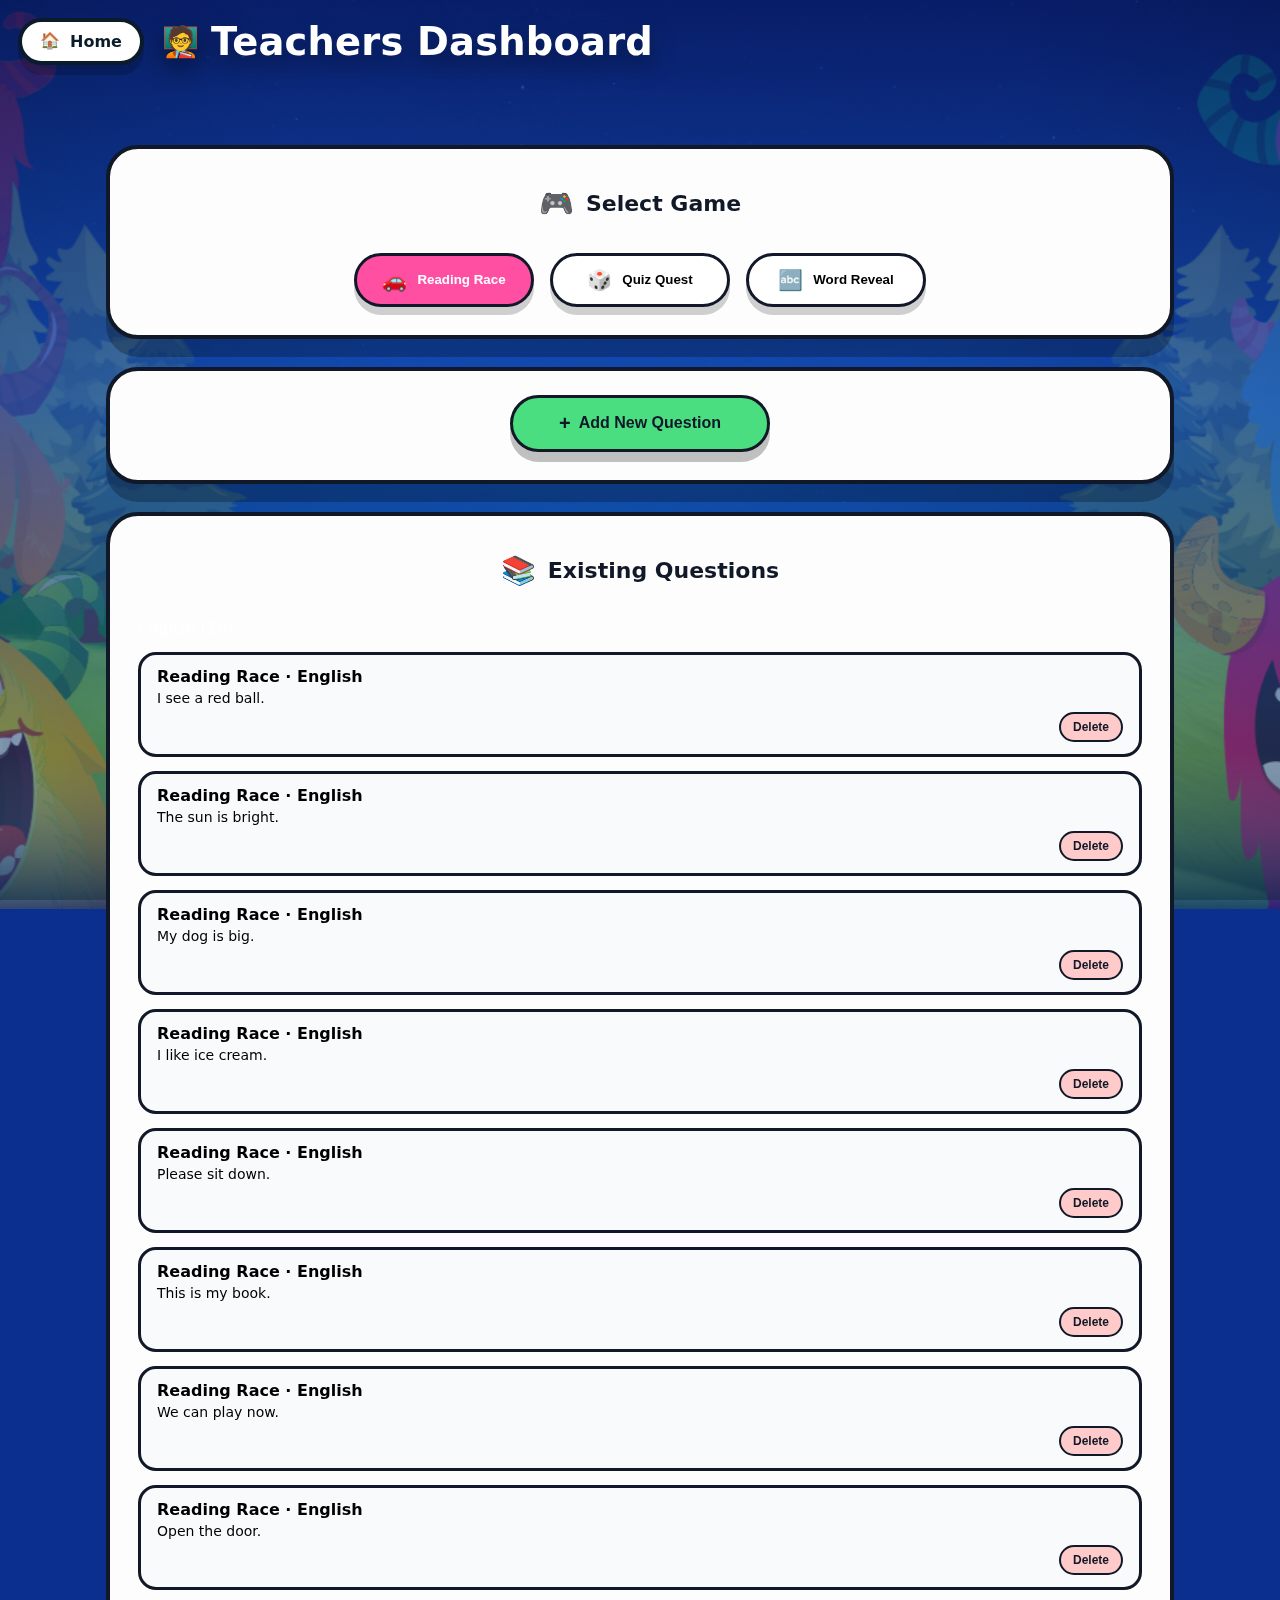
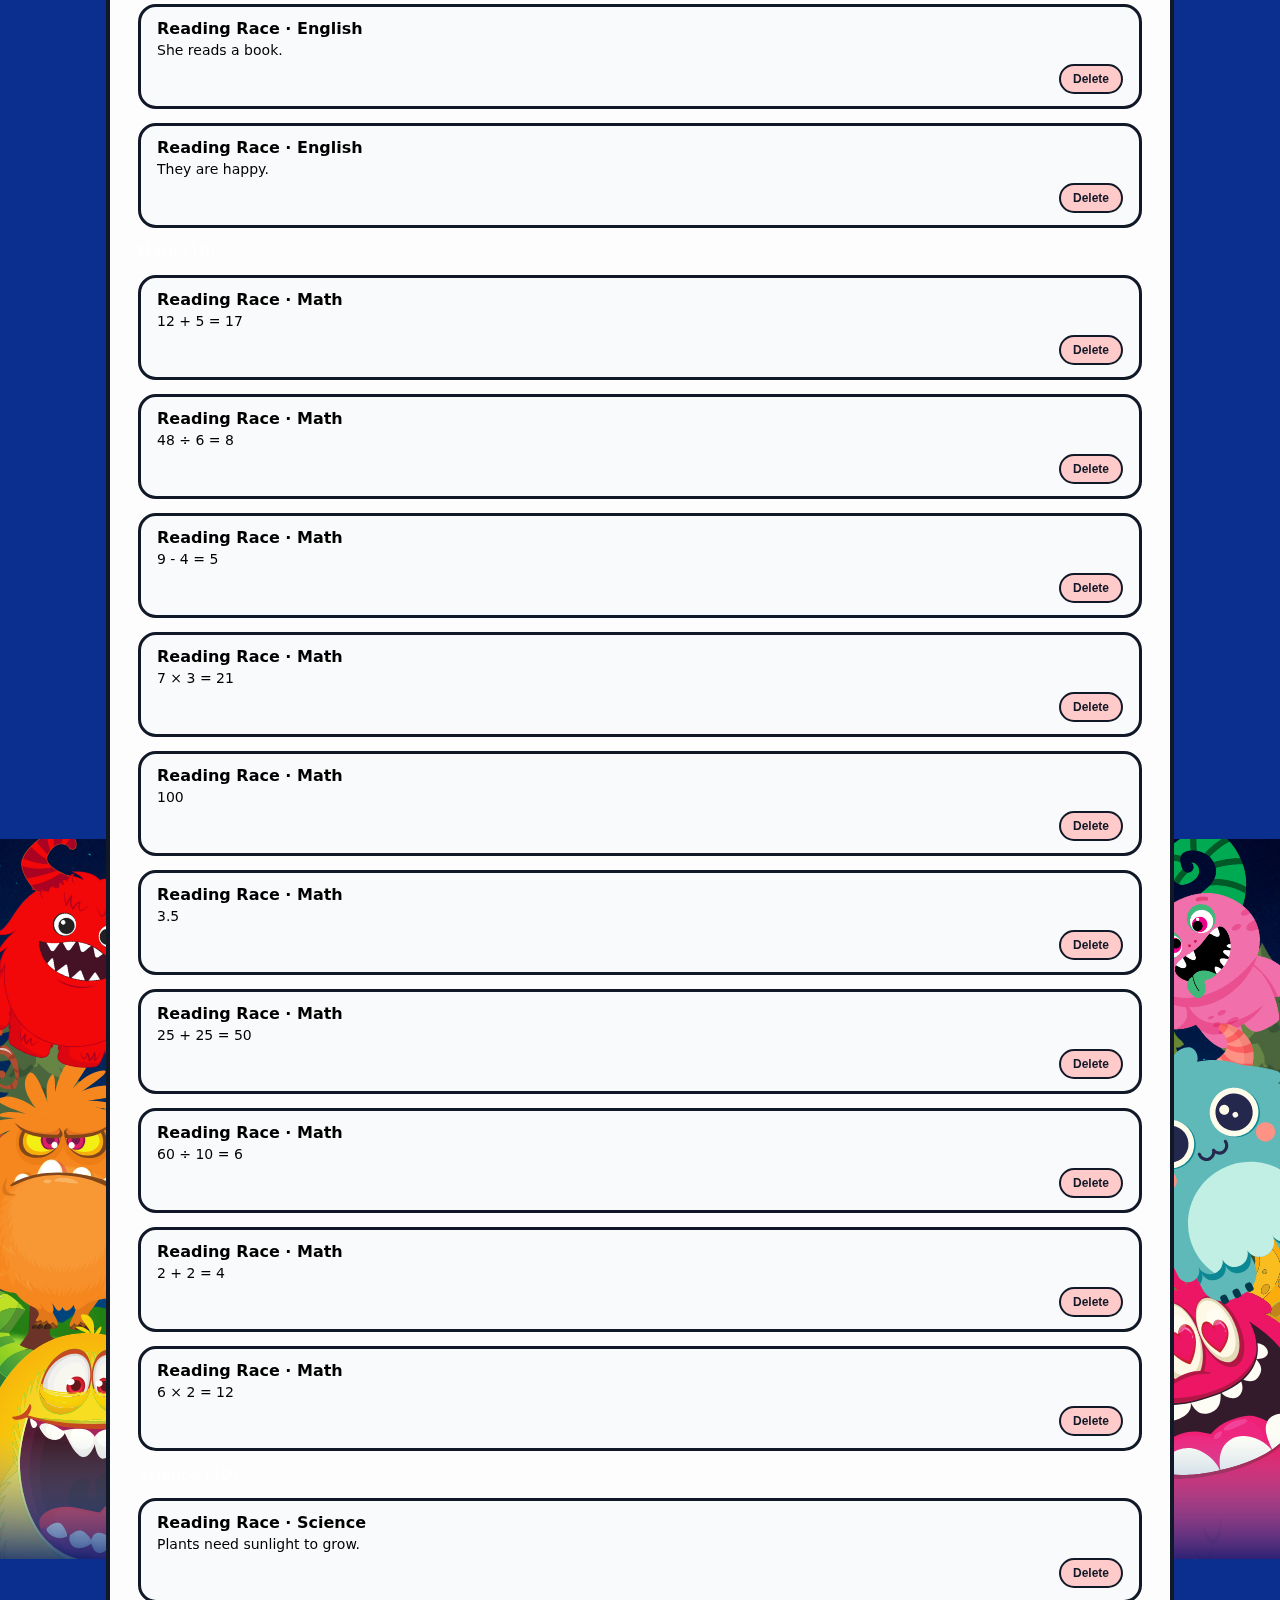
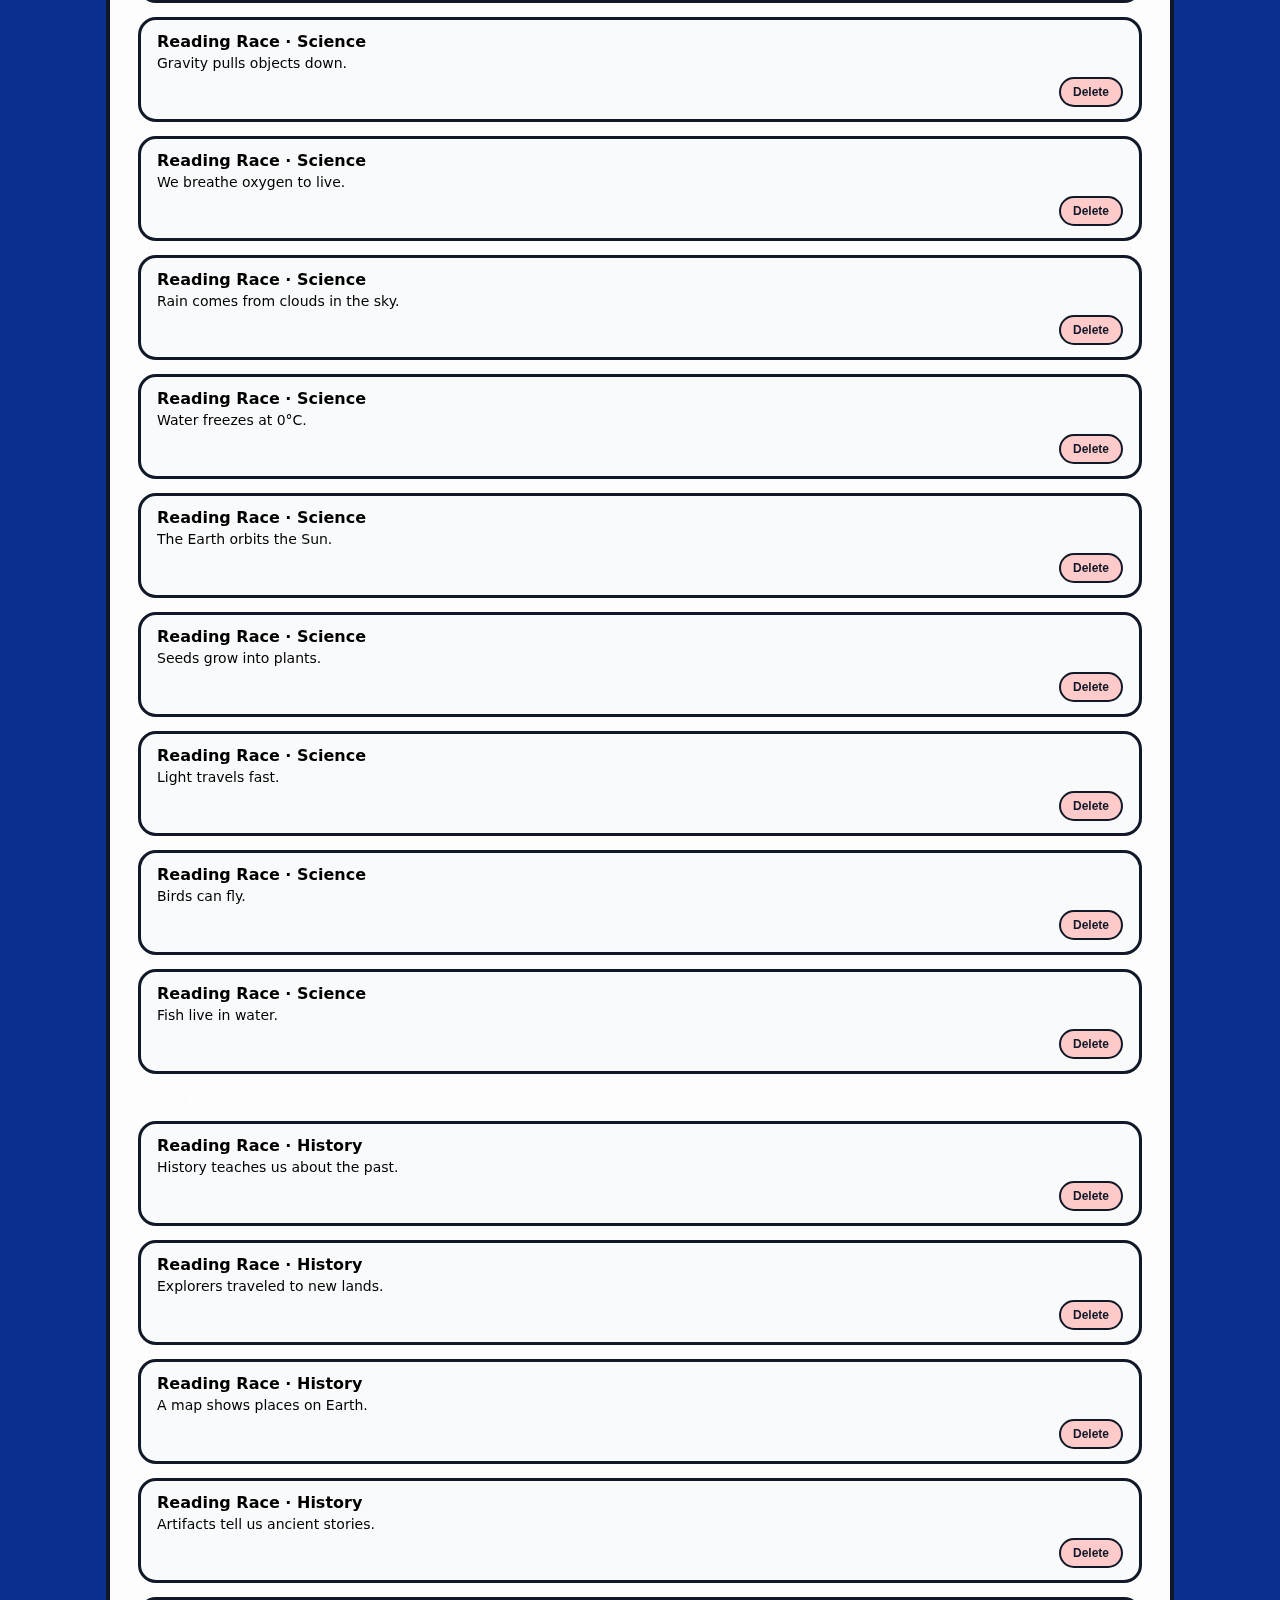
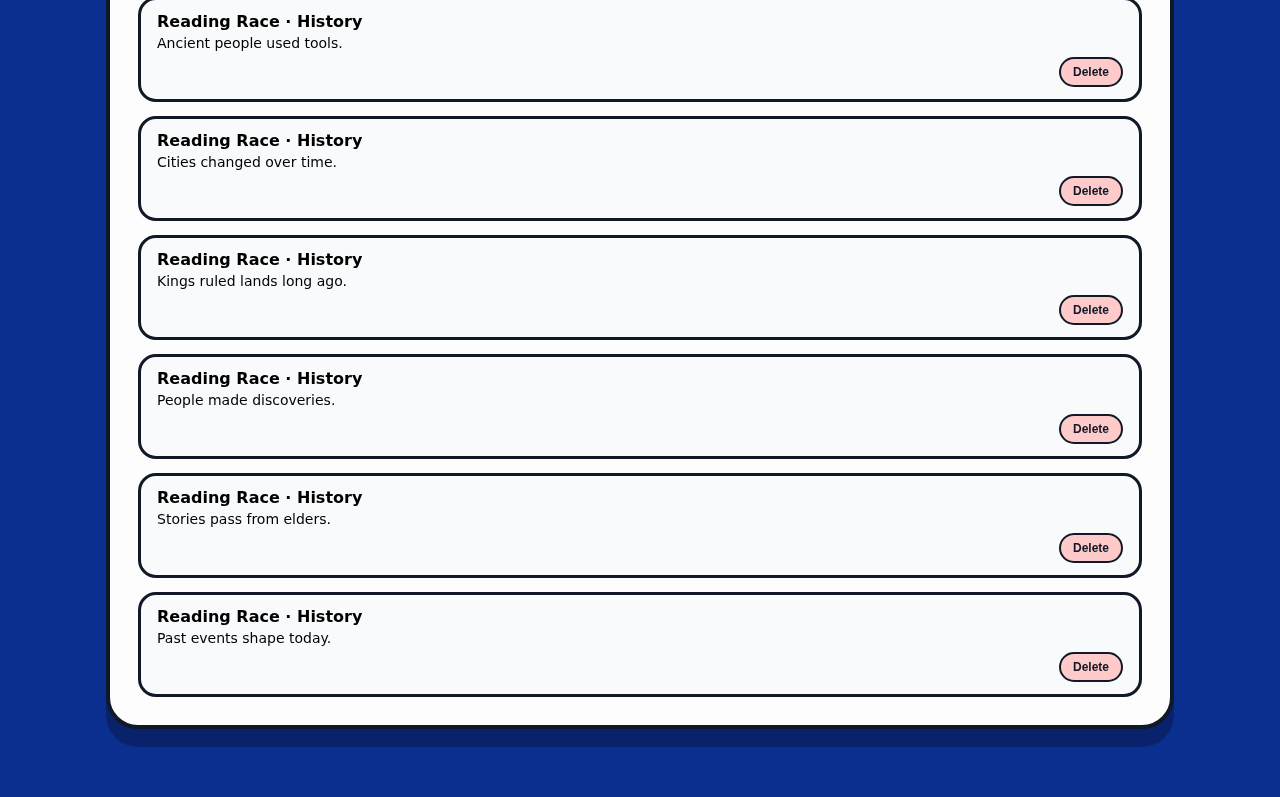
<file: teachers.html>
<!DOCTYPE html>
<html lang="en">
<head>
  <meta charset="UTF-8" />
  <title>Study First – Teachers Dashboard</title>
  <meta name="viewport" content="width=device-width, initial-scale=1.0" />
  <!-- main design css mo -->
  <link rel="stylesheet" href="design.css" />
</head>
<body>
  <!-- ginagamit na ng app.js para sa background -->
  <div id="pageRoot" class="page">
    <div class="tdTop">
      <!-- Top-left Home button -->
      <a class="homePill" href="index.html">
        <span class="homePill__icon">🏠</span>
        <span>Home</span>
      </a>

      <div class="howTitle tdBrand">
        <span class="howTitle__emoji">🧑‍🏫</span>
        <span class="howTitle__text">Teachers Dashboard</span>
      </div>
    </div>

    <!-- MAIN WRAPPER -->
    <main id="teachersRoot" class="tdShell">

      <!-- SELECT GAME CARD -->
      <section class="tdCard tdCard--top">
        <div class="tdCardHeader">
          <div class="tdCardIcon">🎮</div>
          <h2 class="tdCardTitle">Select Game</h2>
        </div>

        <div class="tdGameRow">
          <button
            type="button"
            class="tdGameBtn tdGameBtn--active"
            data-td-game="reading-race"
          >
            <span class="tdGameEmoji">🚗</span>
            <span class="tdGameLabel">Reading Race</span>
          </button>

          <button
            type="button"
            class="tdGameBtn"
            data-td-game="quiz-quest"
          >
            <span class="tdGameEmoji">🎲</span>
            <span class="tdGameLabel">Quiz Quest</span>
          </button>

          <button
            type="button"
            class="tdGameBtn"
            data-td-game="word-reveal"
          >
            <span class="tdGameEmoji">🔤</span>
            <span class="tdGameLabel">Word Reveal</span>
          </button>
        </div>
      </section>

      <!-- ADD NEW QUESTION BUTTON -->
      <section class="tdCard tdCard--center">
        <div style="display:flex;gap:10px;align-items:center;justify-content:center;">
          <button id="tdAddBtn" type="button" class="tdAddBtn">
            <span class="tdAddPlus">+</span>
            <span>Add New Question</span>
          </button>
        </div>
      </section>

      <!-- ADD QUESTION CARD (HIDDEN BY DEFAULT) -->
      <section id="tdAddSection" class="tdCard rrHidden">
        <div class="tdCardHeader">
          <div class="tdCardIcon">✏️</div>
          <h2 id="tdAddTitle" class="tdCardTitle">
            Add Question - Reading Race
          </h2>
        </div>

        <!-- READING RACE FORM -->
        <form id="tdFormReadingRace" class="tdForm">
          <!-- Subjects -->
          <label class="tdLabel">Subject</label>
          <div class="tdSubjectRow">
            <button
              type="button"
              class="tdSubjectBtn tdSubjectBtn--active"
              data-td-subject="English"
            >English</button>
            <button
              type="button"
              class="tdSubjectBtn"
              data-td-subject="Math"
            >Math</button>
            <button
              type="button"
              class="tdSubjectBtn"
              data-td-subject="Science"
            >Science</button>
            <button
              type="button"
              class="tdSubjectBtn"
              data-td-subject="History"
            >History</button>
          </div>

          <!-- Sentence -->
          <label for="tdRRSentence" class="tdLabel">Sentence</label>
          <textarea
            id="tdRRSentence"
            class="tdInput tdInput--textarea"
            placeholder="Enter a sentence for students to read..."
          ></textarea>

          <!-- Buttons -->
          <div class="tdFormActions">
            <button
              type="button"
              id="tdRRCancel"
              class="tdBtn tdBtn--ghost"
            >✖ Cancel</button>
            <button
              type="button"
              id="tdRRSave"
              class="tdBtn tdBtn--primary"
            >💾 Save Question</button>
          </div>
        </form>

        <!-- QUIZ QUEST FORM (HIDDEN INITIALLY) -->
        <form id="tdFormQuizQuest" class="tdForm rrHidden">
          <!-- Subjects -->
          <label class="tdLabel">Subject</label>
          <div class="tdSubjectRow">
            <button
              type="button"
              class="tdSubjectBtn tdSubjectBtn--active"
              data-td-subject="Math"
            >Math</button>
            <button
              type="button"
              class="tdSubjectBtn"
              data-td-subject="Science"
            >Science</button>
            <button
              type="button"
              class="tdSubjectBtn"
              data-td-subject="English"
            >English</button>
            <button
              type="button"
              class="tdSubjectBtn"
              data-td-subject="History"
            >History</button>
          </div>

          <!-- Question -->
          <label for="tdQQQuestion" class="tdLabel">Question</label>
          <textarea
            id="tdQQQuestion"
            class="tdInput tdInput--textarea"
            placeholder="Enter your question..."
          ></textarea>

          <!-- Options -->
          <label class="tdLabel">Answer Options</label>

          <div class="tdOptionRow">
            <input
              type="radio"
              name="tdQQCorrect"
              id="tdQQCorrect1"
              checked
            />
            <label for="tdQQCorrect1" class="tdOptionRadio"></label>
            <input
              id="tdQQOpt1"
              class="tdInput tdInput--option"
              type="text"
              placeholder="Option 1"
            />
          </div>

          <div class="tdOptionRow">
            <input
              type="radio"
              name="tdQQCorrect"
              id="tdQQCorrect2"
            />
            <label for="tdQQCorrect2" class="tdOptionRadio"></label>
            <input
              id="tdQQOpt2"
              class="tdInput tdInput--option"
              type="text"
              placeholder="Option 2"
            />
          </div>

          <div class="tdOptionRow">
            <input
              type="radio"
              name="tdQQCorrect"
              id="tdQQCorrect3"
            />
            <label for="tdQQCorrect3" class="tdOptionRadio"></label>
            <input
              id="tdQQOpt3"
              class="tdInput tdInput--option"
              type="text"
              placeholder="Option 3"
            />
          </div>

          <div class="tdOptionRow">
            <input
              type="radio"
              name="tdQQCorrect"
              id="tdQQCorrect4"
            />
            <label for="tdQQCorrect4" class="tdOptionRadio"></label>
            <input
              id="tdQQOpt4"
              class="tdInput tdInput--option"
              type="text"
              placeholder="Option 4"
            />
          </div>

          <p class="tdHintText">
            Select the radio button for the correct answer.
          </p>

          <!-- Buttons -->
          <div class="tdFormActions">
            <button
              type="button"
              id="tdQQCancel"
              class="tdBtn tdBtn--ghost"
            >✖ Cancel</button>
            <button
              type="button"
              id="tdQQSave"
              class="tdBtn tdBtn--primary"
            >💾 Save Question</button>
          </div>
        </form>

        <!-- WORD REVEAL FORM (HIDDEN INITIALLY) -->
        <form id="tdFormWordReveal" class="tdForm rrHidden">
          <!-- Subjects -->
          <label class="tdLabel">Subject</label>
          <div class="tdSubjectRow">
            <button
              type="button"
              class="tdSubjectBtn tdSubjectBtn--active"
              data-td-subject="English"
            >English</button>
            <button
              type="button"
              class="tdSubjectBtn"
              data-td-subject="Math"
            >Math</button>
            <button
              type="button"
              class="tdSubjectBtn"
              data-td-subject="Science"
            >Science</button>
            <button
              type="button"
              class="tdSubjectBtn"
              data-td-subject="Animals"
            >Animals</button>
          </div>

          <!-- Word -->
          <label for="tdWRWord" class="tdLabel">Word</label>
          <input
            id="tdWRWord"
            type="text"
            class="tdInput"
            placeholder="ENTER THE WORD (LETTERS ONLY)..."
          />

          <!-- Hint -->
          <label for="tdWRHint" class="tdLabel">Hint</label>
          <textarea
            id="tdWRHint"
            class="tdInput tdInput--textarea"
            placeholder="Enter a hint to help students guess the word..."
          ></textarea>

          <!-- Buttons -->
          <div class="tdFormActions">
            <button
              type="button"
              id="tdWRCancel"
              class="tdBtn tdBtn--ghost"
            >✖ Cancel</button>
            <button
              type="button"
              id="tdWRSave"
              class="tdBtn tdBtn--primary"
            >💾 Save Question</button>
          </div>
        </form>
      </section>

      <!-- EXISTING QUESTIONS CARD -->
      <section class="tdCard tdCard--bottom">
        <div class="tdCardHeader">
          <div class="tdCardIcon">📚</div>
          <h2 class="tdCardTitle">Existing Questions</h2>
        </div>

        <div id="tdEmptyState" class="tdEmptyState">
          <div class="tdEmptyIcon">📝</div>
          <p class="tdEmptyText">
            No questions added yet. Click
            <strong>"Add New Question"</strong>
            to get started!
          </p>
        </div>

        <div id="tdQuestionList" class="tdQuestionList">
          <!-- auto-fill by app.js -->
        </div>
      </section>
    </main>
  </div>

  <!-- shared JS -->
  <script src="app.js"></script>
</body>
</html>
</file>
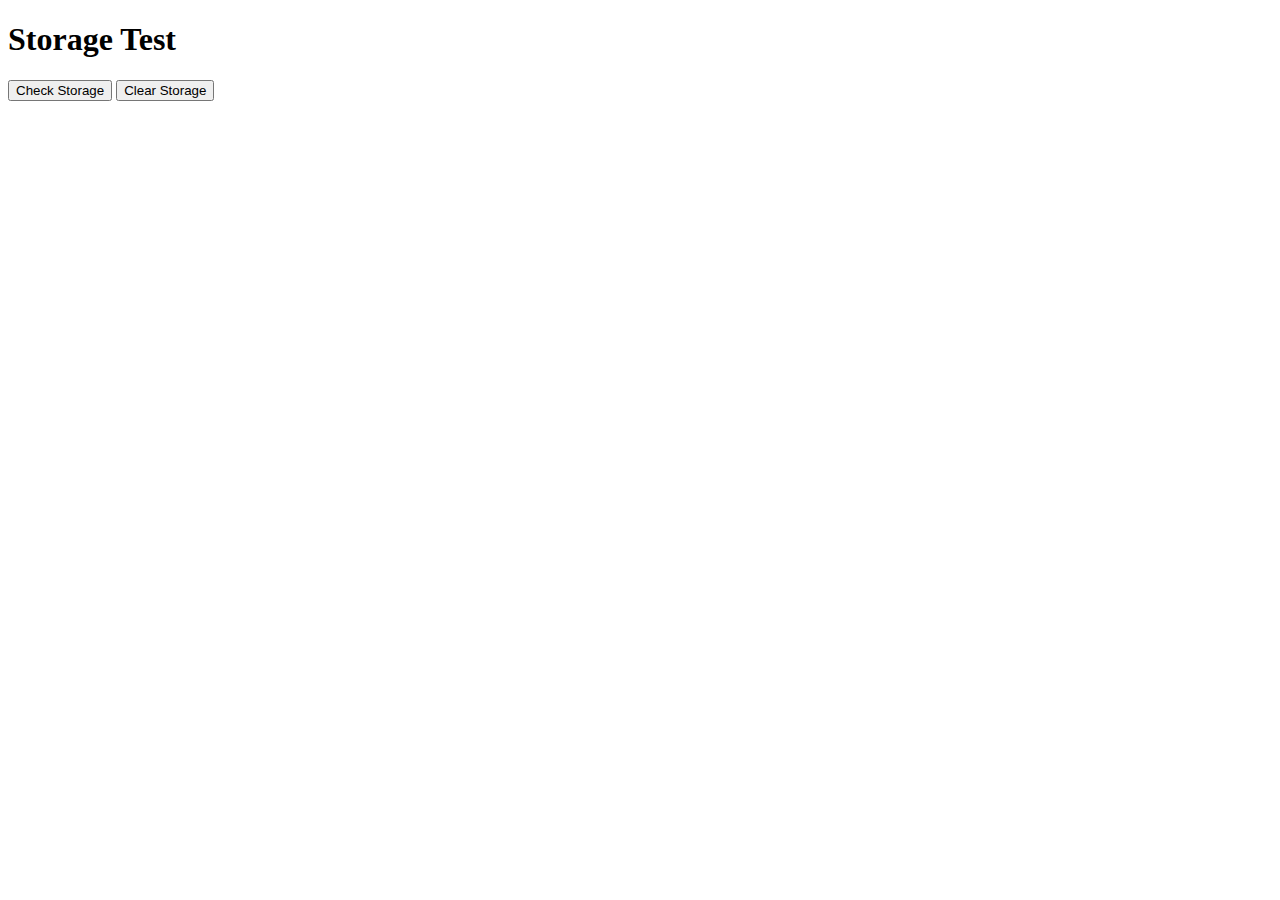
<file: test_storage.html>
<!DOCTYPE html>
<html>
<head>
  <title>Test Storage</title>
</head>
<body>
  <h1>Storage Test</h1>
  <button onclick="checkStorage()">Check Storage</button>
  <button onclick="clearStorage()">Clear Storage</button>
  <pre id="output"></pre>
  
  <script>
    function checkStorage() {
      const data = JSON.parse(localStorage.getItem('studyfirst_questions') || '[]');
      const output = document.getElementById('output');
      
      // Count by game and subject
      const counts = {};
      data.forEach(q => {
        if (!counts[q.game]) counts[q.game] = {};
        if (!counts[q.game][q.subject]) counts[q.game][q.subject] = 0;
        counts[q.game][q.subject]++;
      });
      
      let text = `Total questions: ${data.length}\n\n`;
      text += `Breakdown by game and subject:\n`;
      
      for (const game in counts) {
        text += `\n${game}:\n`;
        for (const subject in counts[game]) {
          text += `  ${subject}: ${counts[game][subject]} questions\n`;
        }
      }
      
      output.textContent = text;
    }
    
    function clearStorage() {
      localStorage.removeItem('studyfirst_questions');
      alert('Storage cleared!');
      location.reload();
    }
  </script>
</body>
</html>
</file>
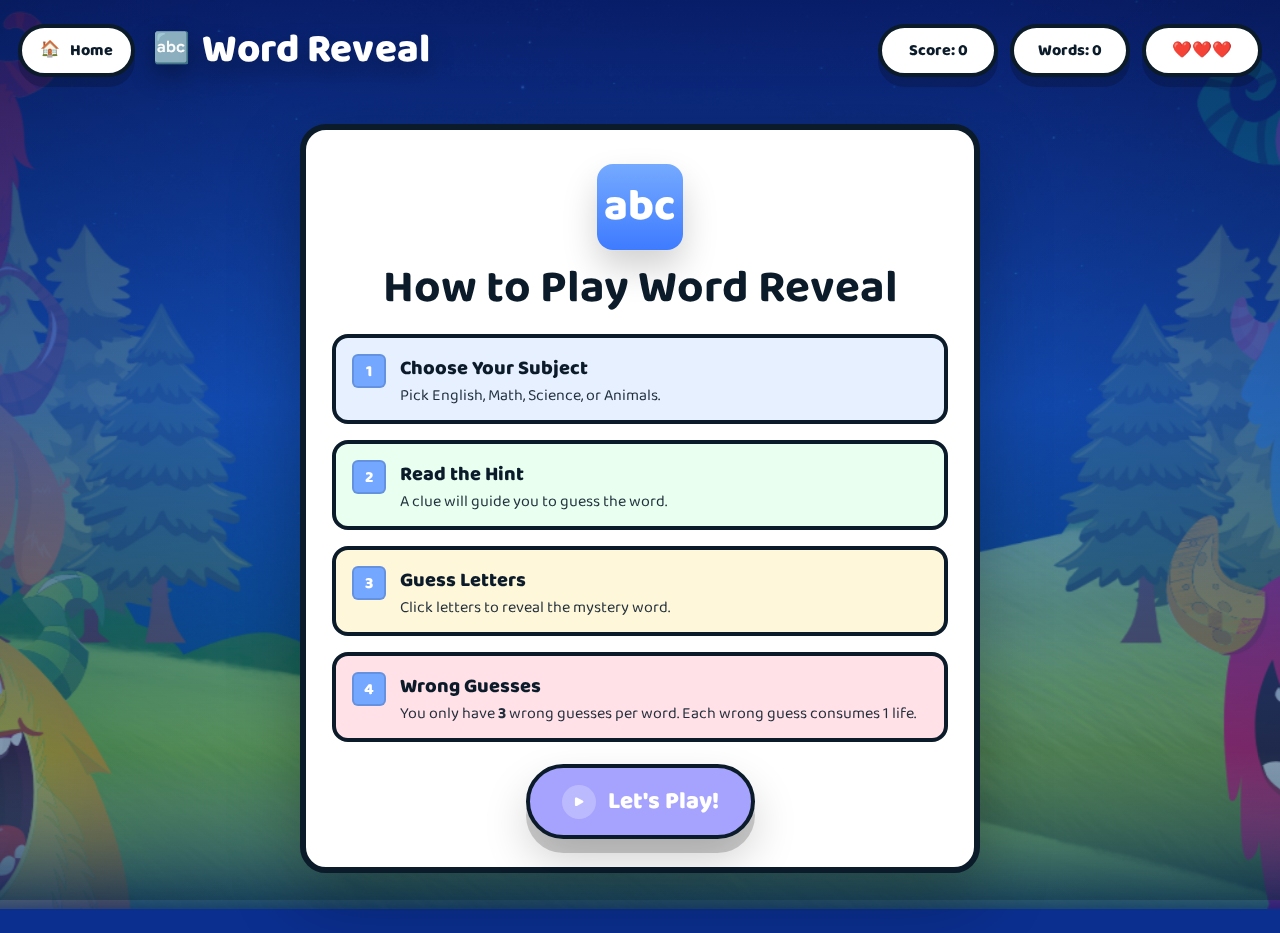
<file: wordreveal.html>
<!doctype html>
<html lang="en">
<head>
  <meta charset="UTF-8" />
  <meta name="viewport" content="width=device-width, initial-scale=1.0" />
  <title>Word Reveal</title>

  <link rel="preconnect" href="https://fonts.googleapis.com">
  <link rel="preconnect" href="https://fonts.gstatic.com" crossorigin>
  <link href="https://fonts.googleapis.com/css2?family=Baloo+2:wght@500;700;800&display=swap" rel="stylesheet">

  <link rel="stylesheet" href="design.css" />
</head>
<body>
  <main class="page page--howto" id="pageRoot">
    <!-- ROOT GUARD -->
    <div id="wordRevealRoot"></div>

    <!-- TOP BAR (game style like your screenshot) -->
    <div class="wrTop">
      <a class="homePill" href="index.html">
        <span class="homePill__icon">🏠</span>
        <span>Home</span>
      </a>

      <div class="howTitle wrBrand">
        <span class="howTitle__emoji">🔤</span>
        <span class="howTitle__text">Word Reveal</span>
      </div>

      <div class="wrTopRight">
        <div class="scorePill">Score: <span id="wrScore">0</span></div>
        <div class="scorePill">Words: <span id="wrWords">0</span></div>
        <div class="wrLivesPill" id="wrLives" aria-label="Lives">❤️❤️❤️</div>
      </div>
    </div>

    <!-- ============ TUTORIAL ============ -->
    <section class="howWrap rrHidden" id="wrTutorial">
      <article class="howCard">
        <div class="howCard__icon" aria-hidden="true">abc</div>
        <h1 class="howCard__title">How to Play Word Reveal</h1>

        <div class="stepList">
          <div class="step step--blue">
            <div class="step__num">1</div>
            <div class="step__body">
              <div class="step__head">Choose Your Subject</div>
              <div class="step__text">Pick English, Math, Science, or Animals.</div>
            </div>
          </div>

          <div class="step step--green">
            <div class="step__num">2</div>
            <div class="step__body">
              <div class="step__head">Read the Hint</div>
              <div class="step__text">A clue will guide you to guess the word.</div>
            </div>
          </div>

          <div class="step step--yellow">
            <div class="step__num">3</div>
            <div class="step__body">
              <div class="step__head">Guess Letters</div>
              <div class="step__text">Click letters to reveal the mystery word.</div>
            </div>
          </div>

          <div class="step step--pink">
            <div class="step__num">4</div>
            <div class="step__body">
              <div class="step__head">Wrong Guesses</div>
              <div class="step__text">You only have <b>3</b> wrong guesses per word. Each wrong guess consumes 1 life.</div>
            </div>
          </div>
        </div>

        <button class="playBig playBig--violet" data-action="start-game" data-game="Word Reveal">
          <span class="playBig__icon">▶</span>
          Let's Play!
        </button>
      </article>
    </section>

    <!-- ============ SUBJECT PICK (same vibe as your screenshot) ============ -->
    <section class="wrWrap rrHidden" id="wrSubject">
      <article class="wrCard">
        <div class="wrHeroIcon" aria-hidden="true">🎯</div>
        <h1 class="wrTitle">Choose Your Subject!</h1>
        <p class="wrSub">Pick a subject to start revealing words!</p>

        <div class="wrSubjects">
          <button class="wrSubjectBtn" type="button" data-wr-subject="English">
            <div class="wrSubjectIcon">📚</div>
            <div class="wrSubjectLabel">English</div>
            <div class="wrSubjectDesc">Learn vocabulary</div>
          </button>

          <button class="wrSubjectBtn" type="button" data-wr-subject="Math">
            <div class="wrSubjectIcon">🔢</div>
            <div class="wrSubjectLabel">Math</div>
            <div class="wrSubjectDesc">Math terms</div>
          </button>

          <button class="wrSubjectBtn" type="button" data-wr-subject="Science">
            <div class="wrSubjectIcon">🔬</div>
            <div class="wrSubjectLabel">Science</div>
            <div class="wrSubjectDesc">Science words</div>
          </button>

          <button class="wrSubjectBtn" type="button" data-wr-subject="Animals">
            <div class="wrSubjectIcon">🦁</div>
            <div class="wrSubjectLabel">Animals</div>
            <div class="wrSubjectDesc">Animal names</div>
          </button>
        </div>
      </article>
    </section>

    <!-- ============ GAME ============ -->
    <section class="wrGame rrHidden" id="wrGame">
      <article class="wrBigCard">
        <!-- progress dots (10) -->
        <div class="wrDots" id="wrDots" aria-label="Progress"></div>

        <div class="wrHeader">
          <div class="wrFace" id="wrFace" aria-hidden="true">😊</div>
          <div class="wrWrongLabel">
            Wrong Guesses: <b><span id="wrWrong">0</span> / 3</b>
          </div>
          <div class="wrWrongDots" id="wrWrongDots" aria-hidden="true"></div>
        </div>

        <!-- hint -->
        <div class="wrHintCard">
          <div class="wrHintTitle">💡 Hint:</div>
          <div class="wrHintText" id="wrHintText">—</div>
        </div>

        <!-- word -->
        <div class="wrWord" id="wrWord"></div>
        <div class="wrLettersCount" id="wrLettersCount">0 letters</div>

        <!-- keyboard -->
        <div class="wrKeyboard" id="wrKeyboard"></div>

        <div class="wrFeedback" id="wrFeedback"></div>

        <div class="wrFooterBtns">
          <button class="rrFooterBtn rrPause" type="button" id="wrSkip">Skip Word</button>
          <button class="rrFooterBtn rrExit" type="button" id="wrExit">Exit</button>
        </div>
      </article>
    </section>

    <!-- ============ WIN ============ -->
    <section class="rrWin rrHidden" id="wrWin">
      <article class="rrWinCard">
        <div class="rrTrophy">🏆</div>
        <div class="rrWinTitle">Great Job!</div>
        <div class="rrWinScore">Score: <span id="wrWinScore">0 / 10</span>
          <span style="margin-left:8px; font-size:18px;" id="wrWinStars">—</span>
        </div>
        <div class="rrWinMsg">You finished 10 words!</div>
        <div class="rrWinBtns">
          <button class="rrWinBtn rrWinBtn--violet" type="button" data-wr-play-again>
            🔁 Play Again
          </button>
          <a class="rrWinBtn rrWinBtn--green" href="index.html">🏠 Home</a>
        </div>
      </article>
    </section>

    <!-- ============ LOSE ============ -->
    <section class="rrWin rrHidden" id="wrLose">
      <article class="rrWinCard">
        <div class="rrTrophy">💔</div>
        <div class="rrWinTitle">Game Over</div>
        <div class="rrWinScore">Score: <span id="wrLoseScore">0 / 10</span>
          <span style="margin-left:8px; font-size:18px;" id="wrLoseStars">—</span>
        </div>
        <div class="rrWinMsg">You ran out of lives!</div>
        <div class="rrWinBtns">
          <button class="rrWinBtn rrWinBtn--violet" type="button" data-wr-play-again>
            🔁 Try Again
          </button>
          <a class="rrWinBtn rrWinBtn--green" href="index.html">🏠 Home</a>
        </div>
      </article>
    </section>
  </main>

  <script src="app.js"></script>
</body>
</html>
</file>
<file: design.css>
:root{
  --ink:#0c1b2a;
  --card:#ffffff;
  --stroke:#0b1b2a;
  --shadowSoft: 0 18px 35px rgba(0,0,0,.20);
  --yellow:#ffd84d;

  --pillBlue:#76a6ff;
  --pillPink:#ff6fa0;
  --pillViolet:#a6a3ff;
  --pillGreen:#23d46b;
  --pillOrange:#ffb000;

  /* set by JS */
  --bg-url: none;
}

*{ box-sizing:border-box; }
html,body{ height:100%; }
body{
  margin:0;
  font-family:"Baloo 2", system-ui, -apple-system, Segoe UI, Roboto, Arial, sans-serif;
  color:#fff;
  background:#0b2f8f;
  overflow-x:hidden;
}

.container{
  width:min(1100px, calc(100% - 40px));
  margin-inline:auto;
}

/* TOP: whole bg (contain) */
.page{
  min-height:100vh;
  position:relative;
  isolation:isolate;

  background-color:#0b2f8f;
  background-image: var(--bg-url);
  background-size: contain;
  background-repeat:no-repeat;
  background-position:center;
}

/* BASE: fill sides (cover) — NO BLUR */
.page::before{
  content:"";
  position:fixed;
  inset:0;
  z-index:-2;

  background-image: var(--bg-url);
  background-size: cover;
  background-position: center;
  background-repeat: no-repeat;

  /* optional: slight zoom para no edges */
  transform: scale(1.02);
}

/* Overlay tint para “angat” content + readable text */
.page::after{
  content:"";
  position:fixed;
  inset:0;
  z-index:-1;

  /* stronger overlay para readable kahit busy bg */
  background:
    radial-gradient(circle at 50% 10%, rgba(0,0,0,.12) 0 35%, rgba(0,0,0,.28) 80%, rgba(0,0,0,.35) 100%),
    linear-gradient(180deg,
      rgba(12,41,140,.78) 0%,
      rgba(30,107,255,.70) 45%,
      rgba(34,195,255,.14) 100%
    );
}

/* HERO */
.hero{ padding: 70px 0 50px; position:relative; }
.hero__inner{ display:flex; flex-direction:column; align-items:center; text-align:center; gap:14px; }

.hero__title{
  font-size: clamp(44px, 6vw, 76px);
  line-height: 1.02;
  margin: 0;
  text-shadow: 0 10px 25px rgba(0,0,0,.45);
}

.hero__subtitle{
  max-width: 780px;
  margin: 0;
  font-size: clamp(16px, 2.1vw, 22px);
  line-height: 1.35;
  text-shadow: 0 10px 25px rgba(0,0,0,.45);
  opacity: .98;
}

/* floating dots */
.hero__dots{
  position:absolute; inset:0; pointer-events:none; opacity:.75;
  background:
    radial-gradient(circle at 7% 20%, rgba(255,255,255,.65) 0 4px, transparent 5px),
    radial-gradient(circle at 22% 35%, rgba(255,255,255,.45) 0 3px, transparent 4px),
    radial-gradient(circle at 56% 42%, rgba(255,255,255,.35) 0 2px, transparent 3px),
    radial-gradient(circle at 90% 28%, rgba(255,255,255,.55) 0 4px, transparent 5px),
    radial-gradient(circle at 80% 60%, rgba(255,255,255,.22) 0 2px, transparent 3px);
  mix-blend-mode: screen;
}

/* SmartChair Card */
.bannerCard{
  width:min(860px, 100%);
  margin-top: 24px;
  padding: 24px 26px;
  background: var(--yellow);
  color: var(--ink);
  border: 5px solid var(--stroke);
  border-radius: 18px;
  box-shadow: 0 22px 50px rgba(0,0,0,.28);
  display:grid;
  grid-template-columns: 88px 1fr;
  gap: 16px;
  align-items:center;
}

.bannerCard__icon{ display:grid; place-items:center; width: 88px; height: 88px; border-radius: 18px; }
.bannerCard__title{ margin:0; font-size: 30px; line-height: 1.05; }
.bannerCard__desc{ margin: 8px 0 0; font-size: 18px; line-height: 1.3; opacity: .95; }

/* Sections */
.section{ padding: 40px 0 50px; }
.section__header{ text-align:center; margin-bottom: 22px; }
.section__emoji{ font-size: 34px; margin-bottom: 6px; filter: drop-shadow(0 10px 18px rgba(0,0,0,.35)); }
.section__title{
  margin:0;
  font-size: clamp(36px, 4vw, 56px);
  line-height:1.04;
  text-shadow: 0 10px 25px rgba(0,0,0,.40);
}
.section__subtitle{ margin: 8px 0 0; font-size: 18px; opacity: .97; text-shadow: 0 10px 25px rgba(0,0,0,.35); }

/* Cards grid */
.cardGrid{ display:grid; gap: 26px; }
.cardGrid--3{ grid-template-columns: repeat(3, minmax(0, 1fr)); }
.cardGrid--2{
  grid-template-columns: repeat(2, minmax(0, 1fr));
  width:min(920px, 100%);
  margin-inline:auto;
}

.bigCard{
  background: var(--card);
  color: var(--ink);
  border: 5px solid var(--stroke);
  border-radius: 22px;
  box-shadow: 0 22px 55px rgba(0,0,0,.25);
  padding: 26px 22px 22px;
  display:flex;
  flex-direction:column;
  align-items:center;
  text-align:center;
  min-height: 330px;
}

.bigCard__badge{
  width: 88px;
  height: 88px;
  border-radius: 999px;
  display:grid;
  place-items:center;
  box-shadow: 0 16px 26px rgba(0,0,0,.18);
  margin-top: 6px;
}
.bigCard__badgeIcon{ font-size: 34px; transform: translateY(1px); }
.bigCard__badge--blue{ background: #7aa6ff; }
.bigCard__badge--pink{ background: #ff76ab; }
.bigCard__badge--violet{ background: #a6a3ff; }
.bigCard__badge--green{ background: #2fe07a; }
.bigCard__badge--orange{ background: #ffb300; }

.bigCard__title{ margin: 18px 0 0; font-size: 32px; line-height:1.05; }
.bigCard__desc{ margin: 10px 0 18px; font-size: 18px; line-height: 1.35; opacity: .9; max-width: 260px; }

/* Pills */
.pillBtn{
  border: 4px solid var(--stroke);
  border-radius: 999px;
  padding: 14px 22px;
  font-family: inherit;
  font-weight: 800;
  font-size: 18px;
  cursor:pointer;
  box-shadow: 0 10px 0 rgba(0,0,0,.18);
  display:inline-flex;
  align-items:center;
  justify-content:center;
  gap: 10px;
  min-width: 210px;
  transition: transform .12s ease, box-shadow .12s ease, filter .12s ease;
}
.pillBtn:active{ transform: translateY(3px); box-shadow: 0 7px 0 rgba(0,0,0,.18); }
.pillBtn:hover{ filter: brightness(1.02); }
.pillBtn__icon{ width: 28px; height: 28px; border-radius: 999px; display:grid; place-items:center; background: rgba(255,255,255,.35); font-size: 14px; }

.pillBtn--blue{ background: var(--pillBlue); color: #fff; }
.pillBtn--pink{ background: var(--pillPink); color: #fff; }
.pillBtn--violet{ background: var(--pillViolet); color: #fff; }
.pillBtn--green{ background: var(--pillGreen); color:#fff; }
.pillBtn--orange{ background: var(--pillOrange); color:#fff; }

/* Responsive */
@media (max-width: 980px){
  .cardGrid--3{ grid-template-columns: 1fr; }
  .bigCard{ min-height: unset; }
  .bannerCard{ grid-template-columns: 1fr; text-align:left; }
  .bannerCard__icon{ width: 72px; height: 72px; }
}
@media (max-width: 520px){
  .pillBtn{ min-width: 100%; }
  .container{ width:calc(100% - 28px); }
}

:root{
  --ink:#0c1b2a;
  --card:#ffffff;
  --stroke:#0b1b2a;
  --shadowSoft: 0 18px 35px rgba(0,0,0,.20);
  --yellow:#ffd84d;

  --pillBlue:#76a6ff;
  --pillPink:#ff6fa0;
  --pillViolet:#a6a3ff;
  --pillGreen:#23d46b;
  --pillOrange:#ffb000;

  --bg-url: none;
}

*{ box-sizing:border-box; }
html,body{ height:100%; }
body{
  margin:0;
  font-family:"Baloo 2", system-ui, -apple-system, Segoe UI, Roboto, Arial, sans-serif;
  color:#fff;
  background:#0b2f8f;
  overflow-x:hidden;
}

.container{
  width:min(1100px, calc(100% - 40px));
  margin-inline:auto;
}

/* Background: 2-layer (no blur) + overlay */
.page{
  min-height:100vh;
  position:relative;
  isolation:isolate;

  background-color:#0b2f8f;
  background-image: var(--bg-url);
  background-size: contain;
  background-repeat:no-repeat;
  background-position:center;
}

.page::before{
  content:"";
  position:fixed;
  inset:0;
  z-index:-2;

  background-image: var(--bg-url);
  background-size: cover;
  background-position:center;
  background-repeat:no-repeat;
  transform: scale(1.02);
}

.page::after{
  content:"";
  position:fixed;
  inset:0;
  z-index:-1;
  background:
    radial-gradient(circle at 50% 10%, rgba(0,0,0,.12) 0 35%, rgba(0,0,0,.28) 80%, rgba(0,0,0,.35) 100%),
    linear-gradient(180deg,
      rgba(12,41,140,.78) 0%,
      rgba(30,107,255,.70) 45%,
      rgba(34,195,255,.14) 100%
    );
}

/* HERO */
.hero{ padding: 70px 0 50px; position:relative; }
.hero__inner{ display:flex; flex-direction:column; align-items:center; text-align:center; gap:14px; }
.hero__title{
  font-size: clamp(44px, 6vw, 76px);
  line-height: 1.02;
  margin: 0;
  text-shadow: 0 10px 25px rgba(0,0,0,.45);
}
.hero__subtitle{
  max-width: 780px;
  margin: 0;
  font-size: clamp(16px, 2.1vw, 22px);
  line-height: 1.35;
  text-shadow: 0 10px 25px rgba(0,0,0,.45);
  opacity: .98;
}
.hero__dots{
  position:absolute; inset:0; pointer-events:none; opacity:.75;
  background:
    radial-gradient(circle at 7% 20%, rgba(255,255,255,.65) 0 4px, transparent 5px),
    radial-gradient(circle at 22% 35%, rgba(255,255,255,.45) 0 3px, transparent 4px),
    radial-gradient(circle at 56% 42%, rgba(255,255,255,.35) 0 2px, transparent 3px),
    radial-gradient(circle at 90% 28%, rgba(255,255,255,.55) 0 4px, transparent 5px),
    radial-gradient(circle at 80% 60%, rgba(255,255,255,.22) 0 2px, transparent 3px);
  mix-blend-mode: screen;
}

/* SmartChair Card */
.bannerCard{
  width:min(860px, 100%);
  margin-top: 24px;
  padding: 24px 26px;
  background: var(--yellow);
  color: var(--ink);
  border: 5px solid var(--stroke);
  border-radius: 18px;
  box-shadow: 0 22px 50px rgba(0,0,0,.28);
  display:grid;
  grid-template-columns: 88px 1fr;
  gap: 16px;
  align-items:center;
}
.bannerCard__icon{ display:grid; place-items:center; width: 88px; height: 88px; border-radius: 18px; }
.bannerCard__title{ margin:0; font-size: 30px; line-height: 1.05; }
.bannerCard__desc{ margin: 8px 0 0; font-size: 18px; line-height: 1.3; opacity: .95; }

/* Sections */
.section{ padding: 40px 0 50px; }
.section__header{ text-align:center; margin-bottom: 22px; }
.section__emoji{ font-size: 34px; margin-bottom: 6px; filter: drop-shadow(0 10px 18px rgba(0,0,0,.35)); }
.section__title{
  margin:0;
  font-size: clamp(36px, 4vw, 56px);
  line-height:1.04;
  text-shadow: 0 10px 25px rgba(0,0,0,.40);
}
.section__subtitle{ margin: 8px 0 0; font-size: 18px; opacity: .97; text-shadow: 0 10px 25px rgba(0,0,0,.35); }

/* Grids */
.cardGrid{ display:grid; gap: 26px; }
.cardGrid--3{ grid-template-columns: repeat(3, minmax(0, 1fr)); }
.cardGrid--2{
  grid-template-columns: repeat(2, minmax(0, 1fr));
  width:min(920px, 100%);
  margin-inline:auto;
}

.bigCard{
  background: var(--card);
  color: var(--ink);
  border: 5px solid var(--stroke);
  border-radius: 22px;
  box-shadow: 0 22px 55px rgba(0,0,0,.25);
  padding: 26px 22px 22px;
  display:flex;
  flex-direction:column;
  align-items:center;
  text-align:center;
  min-height: 330px;
}
.bigCard__badge{
  width: 88px;
  height: 88px;
  border-radius: 999px;
  display:grid;
  place-items:center;
  box-shadow: 0 16px 26px rgba(0,0,0,.18);
  margin-top: 6px;
}
.bigCard__badgeIcon{ font-size: 34px; transform: translateY(1px); }
.bigCard__badge--blue{ background: #7aa6ff; }
.bigCard__badge--pink{ background: #ff76ab; }
.bigCard__badge--violet{ background: #a6a3ff; }
.bigCard__badge--green{ background: #2fe07a; }
.bigCard__badge--orange{ background: #ffb300; }

.bigCard__title{ margin: 18px 0 0; font-size: 32px; line-height:1.05; }
.bigCard__desc{ margin: 10px 0 18px; font-size: 18px; line-height: 1.35; opacity: .9; max-width: 260px; }

/* pill buttons */
.pillBtn{
  border: 4px solid var(--stroke);
  border-radius: 999px;
  padding: 14px 22px;
  font-family: inherit;
  font-weight: 800;
  font-size: 18px;
  cursor:pointer;
  box-shadow: 0 10px 0 rgba(0,0,0,.18);
  display:inline-flex;
  align-items:center;
  justify-content:center;
  gap: 10px;
  min-width: 210px;
  transition: transform .12s ease, box-shadow .12s ease, filter .12s ease;
}
.pillBtn:active{ transform: translateY(3px); box-shadow: 0 7px 0 rgba(0,0,0,.18); }
.pillBtn:hover{ filter: brightness(1.02); }
.pillBtn__icon{
  width: 28px; height: 28px; border-radius: 999px;
  display:grid; place-items:center;
  background: rgba(255,255,255,.35);
  font-size: 14px;
}
.pillBtn--blue{ background: var(--pillBlue); color: #fff; }
.pillBtn--pink{ background: var(--pillPink); color: #fff; }
.pillBtn--violet{ background: var(--pillViolet); color: #fff; }
.pillBtn--green{ background: var(--pillGreen); color:#fff; }
.pillBtn--orange{ background: var(--pillOrange); color:#fff; }

/* ===== HOW TO PLAY PAGES ===== */
.page--howto{
  padding-bottom: 60px;
}

.howTop{
  display:flex;
  align-items:center;
  gap: 18px;
  padding: 18px 18px 0;
}

.homePill{
  display:inline-flex;
  align-items:center;
  gap: 10px;
  padding: 10px 18px;
  background:#fff;
  color:#0b1b2a;
  border: 4px solid #0b1b2a;
  border-radius: 999px;
  text-decoration:none;
  font-weight: 800;
  box-shadow: 0 10px 0 rgba(0,0,0,.18);
}
.homePill:active{ transform: translateY(3px); box-shadow: 0 7px 0 rgba(0,0,0,.18); }
.homePill__icon{ font-size: 16px; transform: translateY(-1px); }

.howTitle{
  display:flex;
  align-items:center;
  gap: 12px;
  font-size: 40px;
  font-weight: 900;
  text-shadow: 0 10px 25px rgba(0,0,0,.35);
}
.howTitle__emoji{ font-size: 30px; }
.howTitle__text{ letter-spacing: .2px; }

.howWrap{
  padding: 12px 0 0;
  display:flex;
  justify-content:center;
}

.howCard{
  width: min(680px, calc(100% - 40px));
  background:#fff;
  color:#0c1b2a;
  border: 6px solid #0b1b2a;
  border-radius: 26px;
  box-shadow: 0 26px 70px rgba(0,0,0,.30);
  padding: 34px 26px 28px;
  margin: 30px auto 0;
  text-align:center;
}

.howCard__icon{
  width: 86px;
  height: 86px;
  border-radius: 16px;
  display:grid;
  place-items:center;
  margin: 0 auto 14px;
  font-weight: 900;
  font-size: 44px;
  color:#fff;
  background: linear-gradient(180deg, #75aaff, #3e7bff);
  box-shadow: 0 18px 35px rgba(0,0,0,.18);
  text-transform: none;
}

.howCard__title{
  margin: 6px 0 22px;
  font-size: clamp(30px, 3.8vw, 46px);
  line-height: 1.05;
}

.stepList{
  display:flex;
  flex-direction:column;
  gap: 16px;
  text-align:left;
}

.step{
  border: 4px solid #0b1b2a;
  border-radius: 16px;
  padding: 14px 14px 14px 16px;
  display:flex;
  gap: 14px;
  align-items:flex-start;
}

.step__num{
  width: 34px;
  height: 34px;
  border-radius: 6px;
  background: #74a7ff;
  color:#fff;
  display:grid;
  place-items:center;
  font-weight:900;
  border: 2px solid rgba(0,0,0,.12);
  margin-top: 2px;
}

.step__head{
  font-weight: 900;
  font-size: 20px;
  margin-bottom: 2px;
}
.step__text{
  font-size: 16px;
  opacity: .9;
  line-height: 1.25;
}

.step--blue{ background:#e7f0ff; }
.step--green{ background:#e9fff0; }
.step--yellow{ background:#fff7d9; }
.step--violet{ background:#eef0ff; }
.step--pink{ background:#ffe1e7; }

.playBig{
  margin: 22px auto 0;
  display:inline-flex;
  align-items:center;
  justify-content:center;
  gap: 12px;
  border: 4px solid #0b1b2a;
  border-radius: 999px;
  padding: 14px 32px;
  font-family: inherit;
  font-weight: 900;
  font-size: 24px;
  cursor:pointer;
  color:#fff;
  box-shadow: 0 14px 0 rgba(0,0,0,.18), 0 22px 45px rgba(0,0,0,.18);
}
.playBig:active{ transform: translateY(3px); box-shadow: 0 11px 0 rgba(0,0,0,.18), 0 18px 35px rgba(0,0,0,.18); }
.playBig__icon{
  width: 34px;
  height: 34px;
  border-radius: 999px;
  display:grid;
  place-items:center;
  background: rgba(255,255,255,.25);
  font-size: 16px;
}

.playBig--blue{ background: #76a6ff; }
.playBig--pink{ background: #ff6fa0; }
.playBig--violet{ background: #a6a3ff; }

/* Responsive */
@media (max-width: 980px){
  .cardGrid--3{ grid-template-columns: 1fr; }
  .bigCard{ min-height: unset; }
  .bannerCard{ grid-template-columns: 1fr; text-align:left; }
  .bannerCard__icon{ width: 72px; height: 72px; }
  .howTitle{ font-size: 34px; }
}
@media (max-width: 520px){
  .pillBtn{ min-width: 100%; }
  .container{ width:calc(100% - 28px); }
  .howTop{ flex-wrap: wrap; }
}

/* =========================
   READING RACE (readingrace.html)
   ========================= */
.rrPage { padding-bottom: 40px; }
.rrHidden { display: none !important; }

.rrTop{
  display:flex;
  align-items:center;
  gap: 18px;
  padding: 18px 18px 0;
}

.rrBrand{ margin-right:auto; }

.scorePill{
  background:#fff;
  color:#0b1b2a;
  border: 4px solid #0b1b2a;
  border-radius: 999px;
  padding: 10px 18px;
  font-weight: 900;
  box-shadow: 0 10px 0 rgba(0,0,0,.18);
  min-width: 120px;
  text-align:center;
}

.rrWrap{
  padding: 12px 0 0;
  display:flex;
  justify-content:center;
}

.rrCard{
  width: min(720px, calc(100% - 40px));
  background:#fff;
  color:#0c1b2a;
  border: 6px solid #0b1b2a;
  border-radius: 26px;
  box-shadow: 0 26px 70px rgba(0,0,0,.30);
  padding: 34px 26px 28px;
  margin: 30px auto 0;
  text-align:center;
}

.rrCard--compact{ width: min(700px, calc(100% - 40px)); }

.rrIcon{
  width: 86px;
  height: 86px;
  border-radius: 18px;
  display:grid;
  place-items:center;
  margin: 0 auto 14px;
  font-weight: 900;
  font-size: 44px;
  color:#fff;
  background: linear-gradient(180deg, #75aaff, #3e7bff);
  box-shadow: 0 18px 35px rgba(0,0,0,.18);
}

.rrTitle{
  margin: 6px 0 8px;
  font-size: clamp(30px, 3.8vw, 46px);
  line-height: 1.05;
}
.rrSub{
  margin: 0 0 18px;
  font-size: 18px;
  opacity:.92;
}

.rrSubjects{
  display:grid;
  grid-template-columns: repeat(4, minmax(0, 1fr));
  gap: 14px;
  margin-top: 18px;
}

.rrSubjectBtn{
  background:#fff;
  border: 4px solid #0b1b2a;
  border-radius: 16px;
  box-shadow: 0 12px 0 rgba(0,0,0,.14);
  padding: 14px 10px 12px;
  cursor:pointer;
  font-family: inherit;
  font-weight: 900;
  transition: transform .12s ease, box-shadow .12s ease;
}
.rrSubjectBtn:active{
  transform: translateY(3px);
  box-shadow: 0 9px 0 rgba(0,0,0,.14);
}
.rrSubjectIcon{ font-size: 30px; margin-bottom: 6px; }
.rrSubjectLabel{ font-size: 16px; }

.rrCta{ margin-top: 8px; }

/* GAME */
.rrGame{
  width: min(1060px, calc(100% - 40px));
  margin: 22px auto 0;
}

.rrBigCard{
  background:#fff;
  color:#0b1b2a;
  border: 6px solid #0b1b2a;
  border-radius: 26px;
  box-shadow: 0 26px 70px rgba(0,0,0,.26);
  padding: 24px 22px;
}

.rrBigHeader{
  display:flex;
  align-items:center;
  justify-content:center;
  font-weight: 900;
  gap: 10px;
}
.rrBigHeaderLeft{
  display:flex;
  align-items:center;
  gap: 10px;
}
.rrSubjectSmallIcon{ font-size: 28px; }
.rrBigHeaderText{ font-size: 20px; opacity:.92; }

.rrSentence{
  font-size: 28px;
  font-weight: 900;
  margin: 12px 0 14px;
  text-align:center;
  color:#1a2330;
}

.rrButtonsRow{
  display:flex;
  gap: 12px;
  align-items:center;
  justify-content:center;
  flex-wrap: wrap;
  margin-bottom: 10px;
}

.rrMicBtn{
  background: #7cf0a2;
  color:#fff;
  border: 4px solid #0b1b2a;
  border-radius: 999px;
  padding: 12px 22px;
  font-family: inherit;
  font-weight: 900;
  font-size: 18px;
  cursor:pointer;
  box-shadow: 0 12px 0 rgba(0,0,0,.18);
  display:inline-flex;
  align-items:center;
  gap: 10px;
  min-width: 210px;
}
.rrMicBtn:active{ transform: translateY(3px); box-shadow: 0 9px 0 rgba(0,0,0,.18); }
.rrMicBtn--on{ filter: brightness(.98); outline: 3px solid rgba(0,0,0,.12); }
.rrMicIcon{ font-size: 16px; }

.rrAltBtn{
  background:#ffffff;
  color:#0b1b2a;
  border: 4px solid #0b1b2a;
  border-radius: 999px;
  padding: 12px 18px;
  font-family: inherit;
  font-weight: 900;
  cursor:pointer;
  box-shadow: 0 12px 0 rgba(0,0,0,.14);
}
.rrAltBtn:active{ transform: translateY(3px); box-shadow: 0 9px 0 rgba(0,0,0,.14); }

.rrHintRow{
  display:flex;
  gap: 10px;
  align-items:center;
  justify-content:center;
  font-weight: 800;
}
.rrMiniLabel{ opacity:.7; }
.rrHeard{
  max-width: min(800px, 90%);
  text-align:left;
  padding: 8px 12px;
  border-radius: 12px;
  border: 3px solid rgba(0,0,0,.12);
  background: #f5f7ff;
  font-weight: 700;
}
.rrHeard--good{ background:#e9fff0; border-color: rgba(0,150,70,.25); }
.rrHeard--bad{ background:#ffe7ea; border-color: rgba(190,0,30,.22); }

/* Progress card */
.rrProgressCard{
  margin-top: 18px;
  background:#fff;
  color:#0b1b2a;
  border: 6px solid #0b1b2a;
  border-radius: 26px;
  box-shadow: 0 26px 70px rgba(0,0,0,.22);
  padding: 22px 22px 24px;
}

.rrProgressTop{
  display:flex;
  align-items:center;
  justify-content:space-between;
  margin-bottom: 12px;
  font-weight: 900;
}
.rrMiniTitle{ opacity:.88; }
.rrPercent{ font-weight: 900; }

.rrBar{
  position:relative;
  height: 62px;
  border-radius: 999px;
  border: 4px solid #0b1b2a;
  overflow:hidden;
  background: linear-gradient(90deg, #77f0a0 0%, #73b7ff 55%, #a6a3ff 100%);
}

.rrBarFill{
  position:absolute;
  left:0; top:0; bottom:0;
  width: 0%;
  background: rgba(255,255,255,.20);
}

.rrBarDash{
  position:absolute;
  left: 18px;
  right: 18px;
  top: 50%;
  height: 0;
  border-top: 3px dashed rgba(255,255,255,.55);
  transform: translateY(-50%);
  opacity: .9;
}

.rrCar{
  position:absolute;
  top: 50%;
  left: 0%;
  transform: translate(-2px, -50%);
  font-size: 22px;
  filter: drop-shadow(0 8px 10px rgba(0,0,0,.25));
}

.rrSpeedRow{
  display:flex;
  align-items:center;
  justify-content:center;
  gap: 14px;
  margin-top: 14px;
  font-weight: 900;
}

.rrSpeedBoxes{
  display:flex;
  gap: 8px;
}

.rrBox{
  width: 32px;
  height: 32px;
  border-radius: 6px;
  border: 3px solid #0b1b2a;
  background: #d7dbe3;
}
.rrBox--on{ background: #7cf0a2; }

/* Footer buttons */
.rrFooterBtns{
  display:flex;
  gap: 16px;
  justify-content:center;
  margin-top: 20px;
}

.rrFooterBtn{
  border: 4px solid #0b1b2a;
  border-radius: 999px;
  padding: 12px 26px;
  font-family: inherit;
  font-weight: 900;
  cursor:pointer;
  box-shadow: 0 12px 0 rgba(0,0,0,.16);
}
.rrFooterBtn:active{ transform: translateY(3px); box-shadow: 0 9px 0 rgba(0,0,0,.16); }
.rrPause{ background:#ffd84d; color:#1a2330; }
.rrExit{ background:#8f97a7; color:#fff; }

/* WIN */
.rrWin{ width: 100%; display:flex; justify-content:center; margin-top: 40px; }
.rrWinCard{
  width: min(460px, calc(100% - 40px));
  background:#fff;
  color:#0b1b2a;
  border: 6px solid #0b1b2a;
  border-radius: 26px;
  box-shadow: 0 26px 70px rgba(0,0,0,.26);
  padding: 26px 22px 22px;
  text-align:center;
  position:relative;
  overflow:hidden;
}
.rrWinConfetti{
  position:fixed;
  inset:0;
  pointer-events:none;
  background-image:
    radial-gradient(circle at 12% 18%, rgba(255,255,255,.20) 0 1px, transparent 2px),
    radial-gradient(circle at 88% 22%, rgba(255,255,255,.20) 0 1px, transparent 2px);
}
.rrTrophy{ font-size: 50px; margin-bottom: 6px; }
.rrWinTitle{ font-size: 46px; margin: 4px 0 6px; }
.rrWinScore{ font-size: 20px; font-weight: 900; margin-bottom: 6px; }
.rrStar{ color:#f5b400; }
.rrWinMsg{ opacity:.9; font-weight: 800; margin-bottom: 16px; }

.rrWinBtns{ display:flex; gap: 12px; justify-content:center; flex-wrap: wrap; }
.rrWinBtn{
  border: 4px solid #0b1b2a;
  border-radius: 999px;
  padding: 12px 20px;
  font-weight: 900;
  text-decoration:none;
  cursor:pointer;
  box-shadow: 0 12px 0 rgba(0,0,0,.16);
  display:inline-flex;
  align-items:center;
  justify-content:center;
  min-width: 160px;
}
.rrWinBtn:active{ transform: translateY(3px); box-shadow: 0 9px 0 rgba(0,0,0,.16); }

.rrWinBtn--green{ background:#7cf0a2; color:#fff; }
.rrWinBtn--violet{ background:#a6a3ff; color:#fff; }

/* Responsive */
@media (max-width: 980px){
  .rrSubjects{ grid-template-columns: repeat(2, minmax(0, 1fr)); }
  .scorePill{ display:none; } /* optional: hide on small screens */
}

/* =========================
   Reading Race (tutorial->subject->ready->game->win)
   ========================= */
.rrPage { padding-bottom: 40px; }
.rrHidden { display:none !important; }

.rrStepList{ display:flex; flex-direction:column; gap:14px; text-align:left; margin: 16px auto 0; max-width: 560px; }
.rrStep{
  border: 4px solid #0b1b2a;
  border-radius: 16px;
  padding: 14px 14px 14px 16px;
  display:flex;
  gap: 14px;
  align-items:flex-start;
}
.rrStepNum{
  width: 34px; height: 34px; border-radius: 6px;
  background:#74a7ff; color:#fff;
  display:grid; place-items:center; font-weight:900;
  border: 2px solid rgba(0,0,0,.12);
  margin-top: 2px;
}
.rrStepHead{ font-weight: 900; font-size: 20px; margin-bottom: 2px; }
.rrStepText{ font-size: 16px; opacity:.9; line-height: 1.25; }
.rrStep--blue{ background:#e7f0ff; }
.rrStep--green{ background:#e9fff0; }
.rrStep--yellow{ background:#fff7d9; }
.rrStep--violet{ background:#eef0ff; }

.rrMicGate{ margin-top: 18px; }
.rrMicStatus{
  display:inline-block;
  padding: 10px 14px;
  border-radius: 14px;
  border: 3px solid rgba(0,0,0,.16);
  background:#e9fff0;
  font-weight: 900;
}
.rrMicStatus--bad{ background:#ffe7ea; border-color: rgba(190,0,30,.18); }
.rrMicTip{ margin-top: 10px; opacity:.9; }

.rrFeedback{
  margin-top: 10px;
  border-radius: 16px;
  border: 3px solid rgba(0,0,0,.12);
  padding: 10px 12px;
  background:#f5f7ff;
}
.rrFeedbackTag{
  font-weight: 900;
  font-size: 18px;
  margin-bottom: 8px;
}
.rrFeedback--good{ background:#e9fff0; border-color: rgba(0,150,70,.25); }
.rrFeedback--bad{ background:#ffe7ea; border-color: rgba(190,0,30,.22); }

.rrAccuracyRow{
  display:flex;
  align-items:center;
  justify-content:center;
  gap: 10px;
  padding-top: 10px;
}
.rrAccuracyBar{
  width: min(420px, 70%);
  height: 14px;
  border-radius: 999px;
  border: 3px solid rgba(0,0,0,.18);
  overflow:hidden;
  background:#e6e9f2;
}
.rrAccuracyFill{
  height: 100%;
  width: 0%;
  background: linear-gradient(90deg, #ff6f7a, #ffd84d, #7cf0a2);
}
.rrAccuracyPct{ font-weight: 900; min-width: 46px; text-align:right; }

.rrSmallNote{ margin-top: 10px; opacity:.88; font-weight: 700; }

.rrHeard{
  max-width: min(800px, 90%);
  text-align:left;
  padding: 8px 12px;
  border-radius: 12px;
  border: 3px solid rgba(0,0,0,.12);
  background: #fff;
  font-weight: 700;
}

/* ---- ReadingRace listening indicator + match rows ---- */
.rrListen{
  display:none;
  align-items:center;
  gap:10px;
  margin-left: 10px;
}
.rrListen--on{ display:inline-flex; }

.rrDot{
  width:10px; height:10px;
  border-radius:999px;
  background:#ff4d6d;
  box-shadow: 0 0 0 rgba(255,77,109,.55);
  animation: rrPulse 1s infinite;
}

@keyframes rrPulse{
  0%{ box-shadow: 0 0 0 0 rgba(255,77,109,.55); }
  70%{ box-shadow: 0 0 0 14px rgba(255,77,109,0); }
  100%{ box-shadow: 0 0 0 0 rgba(255,77,109,0); }
}

.rrBars{
  display:flex;
  gap:4px;
  align-items:flex-end;
  height: 16px;
}
.rrBars span{
  width:4px;
  height:6px;
  background: rgba(255,255,255,.9);
  border-radius: 3px;
  animation: rrBar 0.65s infinite ease-in-out;
}
.rrBars span:nth-child(2){ animation-delay: .10s; height:10px; }
.rrBars span:nth-child(3){ animation-delay: .20s; height:14px; }
.rrBars span:nth-child(4){ animation-delay: .30s; height:9px; }

@keyframes rrBar{
  0%,100%{ transform: scaleY(.55); opacity:.75; }
  50%{ transform: scaleY(1.25); opacity:1; }
}

.rrMatchRow{
  display:flex;
  gap: 10px;
  align-items:flex-start;
  justify-content:center;
  margin-top: 8px;
}
.rrMono{
  font-family: ui-monospace, SFMono-Regular, Menlo, Monaco, Consolas, "Liberation Mono", "Courier New", monospace;
  font-size: 13px;
  background: rgba(0,0,0,.06);
  border: 2px solid rgba(0,0,0,.10);
  border-radius: 10px;
  padding: 6px 10px;
  max-width: min(820px, 92%);
  text-align:left;
  overflow-wrap:anywhere;
}

/* ===== Reading Race - Listening indicator + Word Check ===== */
.rrListen{
  display:none;
  align-items:center;
  gap:10px;
  margin-left: 12px;
  font-weight: 900;
}
.rrListen--on{ display:inline-flex; }
.rrListenText{ font-size: 14px; opacity:.95; }

.rrDot{
  width:10px; height:10px;
  border-radius:999px;
  background:#ff4d6d;
  box-shadow: 0 0 0 rgba(255,77,109,.55);
  animation: rrPulse 1s infinite;
}
@keyframes rrPulse{
  0%{ box-shadow: 0 0 0 0 rgba(255,77,109,.55); }
  70%{ box-shadow: 0 0 0 14px rgba(255,77,109,0); }
  100%{ box-shadow: 0 0 0 0 rgba(255,77,109,0); }
}

.rrBars{
  display:flex;
  gap:4px;
  align-items:flex-end;
  height: 16px;
}
.rrBars span{
  width:4px;
  height:6px;
  background: rgba(255,255,255,.92);
  border-radius: 3px;
  animation: rrBar 0.65s infinite ease-in-out;
}
.rrBars span:nth-child(2){ animation-delay: .10s; height:10px; }
.rrBars span:nth-child(3){ animation-delay: .20s; height:14px; }
.rrBars span:nth-child(4){ animation-delay: .30s; height:9px; }

@keyframes rrBar{
  0%,100%{ transform: scaleY(.55); opacity:.75; }
  50%{ transform: scaleY(1.25); opacity:1; }
}

.rrDiffWrap{
  margin-top: 10px;
  display:flex;
  gap: 10px;
  align-items:flex-start;
  justify-content:center;
  flex-wrap:wrap;
}
.rrDiffLine{
  max-width: min(900px, 92%);
  text-align:left;
  padding: 10px 12px;
  border-radius: 14px;
  border: 3px solid rgba(0,0,0,.10);
  background: rgba(255,255,255,.65);
  line-height: 1.7;
}

.rrTok{
  display:inline-flex;
  align-items:center;
  gap:6px;
  padding: 4px 8px;
  border-radius: 12px;
  border: 2px solid rgba(0,0,0,.12);
  margin: 2px 2px;
  font-weight: 900;
}
.rrTok--ok{
  background:#e9fff0;
  border-color: rgba(0,150,70,.20);
}
.rrTok--bad{
  background:#ffe7ea;
  border-color: rgba(190,0,30,.20);
}
.rrTokExp{ opacity:.9; }
.rrTokArrow{ opacity:.7; }
.rrTokHeard{
  background: rgba(0,0,0,.06);
  padding: 2px 6px;
  border-radius: 10px;
}

/* Listening UI */
.rrListen{ display:none; align-items:center; gap:10px; margin-left:12px; font-weight:900; }
.rrListen--on{ display:inline-flex; }
.rrListenText{ font-size:14px; opacity:.95; }

.rrDot{
  width:10px; height:10px; border-radius:999px;
  background:#ff4d6d; box-shadow:0 0 0 rgba(255,77,109,.55);
  animation: rrPulse 1s infinite;
}
@keyframes rrPulse{
  0%{ box-shadow:0 0 0 0 rgba(255,77,109,.55); }
  70%{ box-shadow:0 0 0 14px rgba(255,77,109,0); }
  100%{ box-shadow:0 0 0 0 rgba(255,77,109,0); }
}
.rrBars{ display:flex; gap:4px; align-items:flex-end; height:16px; }
.rrBars span{
  width:4px; height:6px;
  background: rgba(255,255,255,.92);
  border-radius:3px;
  animation: rrBar .65s infinite ease-in-out;
}
.rrBars span:nth-child(2){ animation-delay:.10s; height:10px; }
.rrBars span:nth-child(3){ animation-delay:.20s; height:14px; }
.rrBars span:nth-child(4){ animation-delay:.30s; height:9px; }
@keyframes rrBar{
  0%,100%{ transform:scaleY(.55); opacity:.75; }
  50%{ transform:scaleY(1.25); opacity:1; }
}

/* Word Check */
.rrDiffWrap{ margin-top:10px; display:flex; gap:10px; align-items:flex-start; justify-content:center; flex-wrap:wrap; }
.rrDiffLine{
  max-width:min(900px,92%);
  text-align:left;
  padding:10px 12px;
  border-radius:14px;
  border:3px solid rgba(0,0,0,.10);
  background: rgba(255,255,255,.65);
  line-height:1.7;
}
.rrTok{
  display:inline-flex; align-items:center; gap:6px;
  padding:4px 8px; border-radius:12px;
  border:2px solid rgba(0,0,0,.12);
  margin:2px;
  font-weight:900;
}
.rrTok--ok{ background:#e9fff0; border-color: rgba(0,150,70,.20); }
.rrTok--bad{ background:#ffe7ea; border-color: rgba(190,0,30,.20); }
.rrTokHeard{ background: rgba(0,0,0,.06); padding:2px 6px; border-radius:10px; }

/* =========================
   QUIZ QUEST (quizquest.html)
   Paste this at the BOTTOM of your design.css
   ========================= */

.qqTop{
  display:flex;
  align-items:center;
  gap: 18px;
  padding: 18px 18px 0;
}

.qqBrand{ margin-right:auto; }

.qqTopRight{
  display:flex;
  align-items:center;
  gap: 12px;
}

.qqLives{
  background:#fff;
  color:#0b1b2a;
  border: 4px solid #0b1b2a;
  border-radius: 999px;
  padding: 10px 14px;
  font-weight: 900;
  box-shadow: 0 10px 0 rgba(0,0,0,.18);
  min-width: 120px;
  text-align:center;
}

/* Game wrapper */
.qqGame{
  width: min(1100px, calc(100% - 40px));
  margin: 22px auto 0;
  padding-bottom: 40px;
}

/* Board card (top) */
.qqBoardCard{
  background:#fff;
  color:#0b1b2a;
  border: 6px solid #0b1b2a;
  border-radius: 26px;
  box-shadow: 0 26px 70px rgba(0,0,0,.26);
  padding: 18px 18px 22px;
  text-align:center;
}

.qqSubjectTag{
  display:inline-flex;
  align-items:center;
  justify-content:center;
  gap:10px;
  padding: 10px 22px;
  border-radius: 999px;
  border: 4px solid #0b1b2a;
  font-weight: 900;
  box-shadow: 0 10px 0 rgba(0,0,0,.16);
  background: #ff6fa0;
  color: #fff;
  margin-top: 2px;
}

.qqProgress{
  margin-top: 12px;
  font-weight: 900;
  font-size: 22px;
  opacity:.9;
}

/* Board grid */
.qqBoardWrap{
  position:relative;
  margin-top: 18px;
  display:flex;
  justify-content:center;
}

.qqGrid{
  width: min(920px, 100%);
  display:grid;
  grid-template-columns: repeat(5, minmax(0, 1fr));
  gap: 18px;
  padding: 12px 6px 24px;
}

.qqTile{
  height: 140px;
  border: 4px solid #0b1b2a;
  border-radius: 16px;
  background: #e9ecf1;
  box-shadow: 0 14px 0 rgba(0,0,0,.14);
  cursor:pointer;
  position:relative;
  display:flex;
  flex-direction:column;
  align-items:center;
  justify-content:center;
  transition: transform .12s ease, box-shadow .12s ease, filter .12s ease;
}
.qqTile:active{ transform: translateY(3px); box-shadow: 0 11px 0 rgba(0,0,0,.14); }

.qqTile--active{
  background: #ffe066;
  filter: brightness(1.02);
}

.qqTile--done{
  background: #dfffe8;
}

.qqTile:disabled{
  cursor:not-allowed;
  opacity:.65;
}

.qqTileBadge{
  width: 54px;
  height: 54px;
  border-radius: 14px;
  display:grid;
  place-items:center;
  background:#fff;
  border: 3px solid rgba(0,0,0,.12);
  margin-bottom: 10px;
}
.qqTileIcon{ font-size: 28px; }

.qqTileNum{
  position:absolute;
  bottom: -10px;
  width: 28px;
  height: 28px;
  border-radius: 999px;
  border: 3px solid #0b1b2a;
  background:#fff;
  font-weight: 900;
  display:grid;
  place-items:center;
  color:#0b1b2a;
}

/* Player token: aligned under active tile */
.qqPlayer{
  position:absolute;
  bottom: -6px;
  font-size: 30px;
  filter: drop-shadow(0 10px 18px rgba(0,0,0,.25));
  left: 0;
  transform: translateX(0);
  pointer-events:none;

  /* Position based on grid column */
  /* --qq-pos: 1..10 */
  /* Each tile column = 20% */
  left: calc((var(--qq-pos) - 1) * (100% / 5));
}

/* Question card (bottom) */
.qqQuestionCard{
  margin-top: 18px;
  background:#fff;
  color:#0b1b2a;
  border: 6px solid #0b1b2a;
  border-radius: 26px;
  box-shadow: 0 26px 70px rgba(0,0,0,.22);
  padding: 22px 22px 26px;
  text-align:center;
}

.qqQuestionHeader{
  display:flex;
  justify-content:center;
  margin-top: 2px;
}

.qqPill{
  display:inline-flex;
  align-items:center;
  justify-content:center;
  padding: 10px 20px;
  border-radius: 999px;
  border: 4px solid #0b1b2a;
  font-weight: 900;
  box-shadow: 0 10px 0 rgba(0,0,0,.16);
  background:#76a6ff;
  color:#fff;
}

.qqQuestionTitle{
  margin-top: 14px;
  font-size: clamp(24px, 2.4vw, 34px);
  font-weight: 900;
}

.qqChoices{
  margin-top: 18px;
  display:grid;
  grid-template-columns: repeat(2, minmax(0, 1fr));
  gap: 14px;
  width: min(900px, 100%);
  margin-inline:auto;
}

.qqChoice{
  height: 64px;
  border: 4px solid #0b1b2a;
  border-radius: 16px;
  background:#fff;
  box-shadow: 0 14px 0 rgba(0,0,0,.12);
  display:flex;
  align-items:center;
  justify-content:center;
  gap: 12px;
  font-family: inherit;
  font-weight: 900;
  cursor:pointer;
  transition: transform .12s ease, box-shadow .12s ease, filter .12s ease;
}
.qqChoice:active{ transform: translateY(3px); box-shadow: 0 11px 0 rgba(0,0,0,.12); }

.qqChoiceLetter{
  width: 28px;
  height: 28px;
  border-radius: 999px;
  background:#0b1b2a;
  color:#fff;
  display:grid;
  place-items:center;
  font-weight: 900;
}

.qqChoice--selected{
  background:#76a6ff;
  color:#fff;
}
.qqChoice--selected .qqChoiceLetter{
  background:#fff;
  color:#0b1b2a;
}

.qqSubmitBtn{
  margin-top: 18px;
  background: #7cf0a2;
  border-color: #0b1b2a;
  color:#fff;
}
.qqSubmitBtn:disabled{
  opacity:.6;
  cursor:not-allowed;
}

.qqFeedback{
  margin-top: 14px;
  font-weight: 900;
  min-height: 22px;
  text-align:center;
}

.qqFeedback--good{ color:#0a8a3a; }
.qqFeedback--bad{ color:#b4001b; }

/* Responsive */
@media (max-width: 980px){
  .qqGrid{ grid-template-columns: repeat(2, minmax(0, 1fr)); }
  .qqChoices{ grid-template-columns: 1fr; }
}

/* ===== QUIZ QUEST UPDATES: Avatar on current tile + broken heart flash + done state ===== */

.qqAvatar{
  position:absolute;
  top: 10px;
  left: 10px;
  width: 44px;
  height: 44px;
  border-radius: 14px;
  display:grid;
  place-items:center;
  background:#fff;
  border: 3px solid rgba(0,0,0,.12);
  box-shadow: 0 10px 18px rgba(0,0,0,.12);
  font-size: 26px;
}

.qqTile--done .qqTileBadge{
  background:#e9fff0;
  border-color: rgba(0,150,70,.22);
}

.qqTile--done{
  background:#dfffe8;
}

.qqTile--active{
  background:#ffe066;
}

/* BROKEN HEART FLASH */
.qqHeartFlash{
  position: fixed;
  inset: 0;
  display:none;
  align-items:center;
  justify-content:center;
  background: rgba(0,0,0,.35);
  z-index: 9999;
}

.qqHeartFlash--on{
  display:flex;
  animation: qqFlashIn .12s ease-out;
}

@keyframes qqFlashIn{
  from{ opacity:0; }
  to{ opacity:1; }
}

.qqHeartFlashBox{
  width: min(320px, calc(100% - 40px));
  background:#fff;
  border: 6px solid #0b1b2a;
  border-radius: 22px;
  box-shadow: 0 28px 70px rgba(0,0,0,.35);
  padding: 18px 16px 16px;
  text-align:center;
}

.qqBroken{
  font-size: 56px;
  line-height: 1;
  margin-bottom: 6px;
}

.qqHeartText{
  font-size: 28px;
  font-weight: 900;
  color:#b4001b;
}

/* =========================
   WORD REVEAL (wordreveal.html)
   ========================= */

.wrTop{
  display:flex;
  align-items:center;
  gap: 18px;
  padding: 18px 18px 0;
}

.wrBrand{ margin-right:auto; }

.wrTopRight{
  display:flex;
  align-items:center;
  gap: 12px;
}

.wrLives{
  background:#fff;
  color:#0b1b2a;
  border: 4px solid #0b1b2a;
  border-radius: 999px;
  padding: 10px 14px;
  font-weight: 900;
  box-shadow: 0 10px 0 rgba(0,0,0,.18);
  min-width: 140px;
  text-align:center;
}

.wrWrap{
  padding: 12px 0 0;
  display:flex;
  justify-content:center;
}

.wrCard{
  width: min(760px, calc(100% - 40px));
  background:#fff;
  color:#0c1b2a;
  border: 6px solid #0b1b2a;
  border-radius: 26px;
  box-shadow: 0 26px 70px rgba(0,0,0,.30);
  padding: 34px 26px 28px;
  margin: 30px auto 0;
  text-align:center;
}

.wrIcon{
  width: 86px;
  height: 86px;
  border-radius: 18px;
  display:grid;
  place-items:center;
  margin: 0 auto 14px;
  font-weight: 900;
  font-size: 44px;
  color:#fff;
  background: linear-gradient(180deg, #a6a3ff, #6b66ff);
  box-shadow: 0 18px 35px rgba(0,0,0,.18);
}

.wrTitle{
  margin: 6px 0 8px;
  font-size: clamp(30px, 3.8vw, 46px);
  line-height: 1.05;
}
.wrSub{
  margin: 0 0 18px;
  font-size: 18px;
  opacity:.92;
}

.wrSubjects{
  display:grid;
  grid-template-columns: repeat(4, minmax(0, 1fr));
  gap: 14px;
  margin-top: 18px;
}

.wrSubjectBtn{
  background:#fff;
  border: 4px solid #0b1b2a;
  border-radius: 16px;
  box-shadow: 0 12px 0 rgba(0,0,0,.14);
  padding: 14px 10px 12px;
  cursor:pointer;
  font-family: inherit;
  font-weight: 900;
  transition: transform .12s ease, box-shadow .12s ease;
  text-align:center;
}
.wrSubjectBtn:active{ transform: translateY(3px); box-shadow: 0 9px 0 rgba(0,0,0,.14); }
.wrSubjectBtn--picked{ background:#eef0ff; }

.wrSubjectIcon{ font-size: 30px; margin-bottom: 6px; }
.wrSubjectLabel{ font-size: 16px; }
.wrSubjectMini{ font-size: 12px; opacity: .7; margin-top: 2px; }

.wrCta{ margin-top: 14px; display:flex; flex-direction:column; align-items:center; gap:10px; }
.wrPicked{ font-weight: 900; opacity:.85; }

/* Game wrapper */
.wrGame{
  width: min(1100px, calc(100% - 40px));
  margin: 22px auto 0;
  padding-bottom: 40px;
}

.wrBoardCard{
  background:#fff;
  color:#0b1b2a;
  border: 6px solid #0b1b2a;
  border-radius: 26px;
  box-shadow: 0 26px 70px rgba(0,0,0,.26);
  padding: 18px 18px 22px;
  text-align:center;
}

.wrBoardHeader{ display:flex; justify-content:center; }
.wrSubjectTag{
  display:inline-flex;
  align-items:center;
  justify-content:center;
  gap:10px;
  padding: 10px 22px;
  border-radius: 999px;
  border: 4px solid #0b1b2a;
  font-weight: 900;
  box-shadow: 0 10px 0 rgba(0,0,0,.16);
  background: #a6a3ff;
  color: #fff;
}

.wrProgress{
  margin-top: 12px;
  font-weight: 900;
  font-size: 22px;
  opacity:.9;
}

.wrBoardWrap{
  position:relative;
  margin-top: 18px;
  display:flex;
  justify-content:center;
}

.wrGrid{
  width: min(920px, 100%);
  display:grid;
  grid-template-columns: repeat(5, minmax(0, 1fr));
  gap: 18px;
  padding: 12px 6px 24px;
}

.wrTile{
  height: 120px;
  border: 4px solid #0b1b2a;
  border-radius: 16px;
  background: #e9ecf1;
  box-shadow: 0 14px 0 rgba(0,0,0,.14);
  cursor:pointer;
  position:relative;
  display:flex;
  flex-direction:column;
  align-items:center;
  justify-content:center;
  transition: transform .12s ease, box-shadow .12s ease, filter .12s ease;
}
.wrTile:active{ transform: translateY(3px); box-shadow: 0 11px 0 rgba(0,0,0,.14); }
.wrTile:disabled{ cursor:not-allowed; opacity:.65; }

.wrTile--active{ background: #ffe066; }
.wrTile--done{ background: #dfffe8; }

.wrTileBadge{
  width: 54px;
  height: 54px;
  border-radius: 14px;
  display:grid;
  place-items:center;
  background:#fff;
  border: 3px solid rgba(0,0,0,.12);
  margin-bottom: 8px;
}
.wrTileIcon{ font-size: 28px; }

.wrTileNum{
  position:absolute;
  bottom: -10px;
  width: 28px;
  height: 28px;
  border-radius: 999px;
  border: 3px solid #0b1b2a;
  background:#fff;
  font-weight: 900;
  display:grid;
  place-items:center;
  color:#0b1b2a;
}

.wrAvatar{
  position:absolute;
  top: 10px;
  left: 10px;
  width: 44px;
  height: 44px;
  border-radius: 14px;
  display:grid;
  place-items:center;
  background:#fff;
  border: 3px solid rgba(0,0,0,.12);
  box-shadow: 0 10px 18px rgba(0,0,0,.12);
  font-size: 26px;
}

/* Puzzle card */
.wrPuzzleCard{
  margin-top: 18px;
  background:#fff;
  color:#0b1b2a;
  border: 6px solid #0b1b2a;
  border-radius: 26px;
  box-shadow: 0 26px 70px rgba(0,0,0,.22);
  padding: 22px 22px 26px;
  text-align:center;
}

.wrMetaRow{ display:flex; justify-content:center; }
.wrPill{
  display:inline-flex;
  align-items:center;
  justify-content:center;
  padding: 10px 20px;
  border-radius: 999px;
  border: 4px solid #0b1b2a;
  font-weight: 900;
  box-shadow: 0 10px 0 rgba(0,0,0,.16);
  background:#76a6ff;
  color:#fff;
}

.wrHintCard{
  margin: 16px auto 0;
  width: min(860px, 100%);
  background: #fff7d9;
  border: 4px solid #0b1b2a;
  border-radius: 16px;
  box-shadow: 0 14px 0 rgba(0,0,0,.12);
  padding: 14px 14px 12px;
}
.wrHintTitle{ font-weight: 900; font-size: 20px; margin-bottom: 4px; }
.wrHintText{ font-weight: 800; opacity: .92; }

.wrWordRow{
  margin-top: 18px;
  display:flex;
  justify-content:center;
  gap: 10px;
  flex-wrap: wrap;
}

.wrBox{
  width: 44px;
  height: 54px;
  border: 4px solid #0b1b2a;
  border-radius: 12px;
  display:grid;
  place-items:center;
  font-weight: 900;
  font-size: 28px;
  background:#fff;
  box-shadow: 0 12px 0 rgba(0,0,0,.10);
}
.wrBox--revealed{ background:#e9fff0; }

.wrLettersInfo{
  margin-top: 10px;
  font-weight: 900;
  opacity: .82;
}

.wrKeyboard{
  margin-top: 18px;
  display:grid;
  grid-template-columns: repeat(7, minmax(0, 1fr));
  gap: 12px;
  width: min(720px, 100%);
  margin-inline:auto;
}

.wrKey{
  height: 56px;
  border: 4px solid #0b1b2a;
  border-radius: 14px;
  background: #a6a3ff;
  color:#fff;
  font-weight: 900;
  font-family: inherit;
  font-size: 18px;
  cursor:pointer;
  box-shadow: 0 12px 0 rgba(0,0,0,.12);
  transition: transform .12s ease, box-shadow .12s ease, filter .12s ease;
}
.wrKey:active{ transform: translateY(3px); box-shadow: 0 9px 0 rgba(0,0,0,.12); }
.wrKey:disabled{ opacity:.55; cursor:not-allowed; }
.wrKey--good{ background:#7cf0a2; }
.wrKey--bad{ background:#ff6f7a; }

.wrFeedback{
  margin-top: 14px;
  font-weight: 900;
  min-height: 24px;
}
.wrFeedback--good{ color:#0a8a3a; }
.wrFeedback--bad{ color:#b4001b; }

/* BROKEN HEART FLASH */
.wrHeartFlash{
  position: fixed;
  inset: 0;
  display:none;
  align-items:center;
  justify-content:center;
  background: rgba(0,0,0,.35);
  z-index: 9999;
}
.wrHeartFlash--on{
  display:flex;
  animation: wrFlashIn .12s ease-out;
}
@keyframes wrFlashIn{
  from{ opacity:0; }
  to{ opacity:1; }
}
.wrHeartFlashBox{
  width: min(320px, calc(100% - 40px));
  background:#fff;
  border: 6px solid #0b1b2a;
  border-radius: 22px;
  box-shadow: 0 28px 70px rgba(0,0,0,.35);
  padding: 18px 16px 16px;
  text-align:center;
}
.wrBroken{
  font-size: 56px;
  line-height: 1;
  margin-bottom: 6px;
}
.wrHeartText{
  font-size: 28px;
  font-weight: 900;
  color:#b4001b;
}

/* Responsive */
@media (max-width: 980px){
  .wrSubjects{ grid-template-columns: repeat(2, minmax(0, 1fr)); }
  .wrGrid{ grid-template-columns: repeat(2, minmax(0, 1fr)); }
  .scorePill{ display:none; }
}


/* =========================
   WORD REVEAL (wordreveal.html)
   Paste this at the BOTTOM of design.css
   ========================= */

.wrTop{
  display:flex;
  align-items:center;
  gap: 18px;
  padding: 18px 18px 0;
}
.wrBrand{ margin-right:auto; }
.wrTopRight{
  display:flex;
  align-items:center;
  gap: 12px;
}

.wrLivesPill{
  background:#fff;
  color:#0b1b2a;
  border: 4px solid #0b1b2a;
  border-radius: 999px;
  padding: 10px 14px;
  font-weight: 900;
  box-shadow: 0 10px 0 rgba(0,0,0,.18);
  min-width: 120px;
  text-align:center;
}

.wrWrap{ padding: 12px 0 0; display:flex; justify-content:center; }
.wrCard{
  width: min(820px, calc(100% - 40px));
  background:#fff;
  color:#0c1b2a;
  border: 6px solid #0b1b2a;
  border-radius: 26px;
  box-shadow: 0 26px 70px rgba(0,0,0,.30);
  padding: 34px 26px 28px;
  margin: 30px auto 0;
  text-align:center;
}

.wrHeroIcon{
  width: 86px;
  height: 86px;
  border-radius: 18px;
  display:grid;
  place-items:center;
  margin: 0 auto 14px;
  font-weight: 900;
  font-size: 44px;
  color:#fff;
  background: linear-gradient(180deg, #ff76ab, #ff4d8b);
  box-shadow: 0 18px 35px rgba(0,0,0,.18);
}

.wrTitle{
  margin: 6px 0 8px;
  font-size: clamp(30px, 3.8vw, 46px);
  line-height: 1.05;
}
.wrSub{ margin: 0 0 18px; font-size: 18px; opacity:.92; }

.wrSubjects{
  display:grid;
  grid-template-columns: repeat(4, minmax(0, 1fr));
  gap: 14px;
  margin-top: 18px;
}
.wrSubjectBtn{
  background:#fff;
  border: 4px solid #0b1b2a;
  border-radius: 16px;
  box-shadow: 0 12px 0 rgba(0,0,0,.14);
  padding: 14px 10px 12px;
  cursor:pointer;
  font-family: inherit;
  font-weight: 900;
  transition: transform .12s ease, box-shadow .12s ease;
}
.wrSubjectBtn:active{ transform: translateY(3px); box-shadow: 0 9px 0 rgba(0,0,0,.14); }
.wrSubjectIcon{ font-size: 30px; margin-bottom: 6px; }
.wrSubjectLabel{ font-size: 16px; }
.wrSubjectDesc{ font-size: 12px; opacity: .7; margin-top: 4px; }

.wrGame{
  width: min(1100px, calc(100% - 40px));
  margin: 22px auto 0;
  padding-bottom: 40px;
}

.wrBigCard{
  background:#fff;
  color:#0b1b2a;
  border: 6px solid #0b1b2a;
  border-radius: 26px;
  box-shadow: 0 26px 70px rgba(0,0,0,.26);
  padding: 22px 22px 24px;
  text-align:center;
}

.wrDots{
  display:flex;
  justify-content:center;
  gap: 8px;
  margin-bottom: 10px;
}
.wrDot{
  width: 10px; height: 10px;
  border-radius: 999px;
  border: 2px solid rgba(0,0,0,.55);
  background: transparent;
  opacity: .9;
}
.wrDot--done{ background:#7cf0a2; border-color:#0b1b2a; }
.wrDot--active{ background:#ffe066; border-color:#0b1b2a; transform: scale(1.2); }

.wrHeader{
  display:flex;
  flex-direction:column;
  align-items:center;
  gap: 8px;
  margin-top: 4px;
}
.wrFace{ font-size: 58px; line-height: 1; margin-bottom: 2px; }
.wrWrongLabel{ font-weight: 900; font-size: 20px; opacity:.92; }

.wrWrongDots{
  display:flex;
  gap: 8px;
  justify-content:center;
}
.wrWrongDot{
  width: 10px; height: 10px;
  border-radius: 999px;
  border: 2px solid rgba(0,0,0,.65);
  background: transparent;
}
.wrWrongDot--filled{ background:#ff6f7a; border-color:#0b1b2a; }

.wrHintCard{
  margin: 16px auto 0;
  width: min(860px, 100%);
  background:#fff7d9;
  border: 4px solid #0b1b2a;
  border-radius: 16px;
  padding: 14px 14px;
  box-shadow: 0 14px 0 rgba(0,0,0,.10);
}
.wrHintTitle{ font-weight: 900; font-size: 22px; margin-bottom: 2px; }
.wrHintText{ font-weight: 800; opacity: .92; }

.wrWord{
  margin-top: 18px;
  display:flex;
  justify-content:center;
  gap: 10px;
  flex-wrap: wrap;
}
.wrChar{
  width: 34px;
  height: 44px;
  border-bottom: 5px solid #0b1b2a;
  display:grid;
  place-items:center;
  font-weight: 900;
  font-size: 26px;
  letter-spacing: .5px;
}
.wrLettersCount{ margin-top: 6px; opacity:.8; font-weight: 800; }

.wrKeyboard{
  margin-top: 18px;
  display:grid;
  grid-template-columns: repeat(7, minmax(0, 1fr));
  gap: 12px;
  width: min(720px, 100%);
  margin-inline:auto;
}
.wrKey{
  height: 64px;
  border: 4px solid #0b1b2a;
  border-radius: 12px;
  background:#a6a3ff;
  color:#fff;
  font-weight: 900;
  font-family: inherit;
  cursor:pointer;
  box-shadow: 0 14px 0 rgba(0,0,0,.12);
  transition: transform .12s ease, box-shadow .12s ease, filter .12s ease;
}
.wrKey:active{ transform: translateY(3px); box-shadow: 0 11px 0 rgba(0,0,0,.12); }
.wrKey:disabled{ opacity:.55; cursor:not-allowed; filter: grayscale(.2); }

.wrKey--good{ background:#7cf0a2; }
.wrKey--bad{ background:#ff6f7a; }

.wrFeedback{
  margin-top: 14px;
  font-weight: 900;
  min-height: 22px;
}
.wrFeedback--good{ color:#0a8a3a; }
.wrFeedback--bad{ color:#b4001b; }

.wrFooterBtns{
  display:flex;
  gap: 16px;
  justify-content:center;
  margin-top: 18px;
  flex-wrap: wrap;
}

/* Broken heart flash (same idea as Quiz Quest) */
.wrHeartFlash{
  position: fixed;
  inset: 0;
  display:none;
  align-items:center;
  justify-content:center;
  background: rgba(0,0,0,.35);
  z-index: 9999;
}
.wrHeartFlash--on{
  display:flex;
  animation: wrFlashIn .12s ease-out;
}
@keyframes wrFlashIn{ from{ opacity:0; } to{ opacity:1; } }

.wrHeartFlashBox{
  width: min(320px, calc(100% - 40px));
  background:#fff;
  border: 6px solid #0b1b2a;
  border-radius: 22px;
  box-shadow: 0 28px 70px rgba(0,0,0,.35);
  padding: 18px 16px 16px;
  text-align:center;
}
.wrBroken{ font-size: 56px; line-height: 1; margin-bottom: 6px; }
.wrHeartText{ font-size: 28px; font-weight: 900; color:#b4001b; }

@media (max-width: 980px){
  .wrSubjects{ grid-template-columns: repeat(2, minmax(0, 1fr)); }
}
@media (max-width: 520px){
  .wrKeyboard{ grid-template-columns: repeat(5, minmax(0, 1fr)); }
  .wrTop{ flex-wrap: wrap; }
}

/* =========================
   PROGRESS PAGE (progress.html)
   ========================= */

.progressPage {
  padding-bottom: 50px;
}

/* Top bar */
.progressTop {
  display: flex;
  align-items: center;
  gap: 18px;
  padding: 18px 18px 0;
}

.progressTitle {
  margin: 0;
  display: inline-flex;
  align-items: center;
  gap: 10px;
  font-size: 40px;
  font-weight: 900;
  color: #fff;
  text-shadow: 0 10px 25px rgba(0,0,0,.45);
}

.progressTitle__emoji {
  font-size: 30px;
}

.progressTitle__text {
  letter-spacing: .2px;
}

.progressBrand {
  display: inline-flex;
  align-items: center;
  gap: 12px;
  font-size: 40px;
  font-weight: 900;
  text-shadow: 0 10px 25px rgba(0,0,0,.35);
  margin-right: auto;
}

/* Main wrapper */
.progressMain {
  padding: 12px 0 0;
  margin-top: 20px;
}

/* Generic card style (same vibe as other cards) */
.progressCard {
  width: min(1000px, calc(100% - 40px));
  margin: 24px auto 0;
  background: #fff;
  color: var(--ink);
  border: 6px solid var(--stroke);
  border-radius: 26px;
  box-shadow: 0 26px 70px rgba(0,0,0,.30);
  padding: 26px 24px 24px;
}

/* Big summary card */
.progressCard--primary {
  margin-top: 30px;
}

.progressCard__header {
  display: flex;
  align-items: center;
  gap: 16px;
  margin-bottom: 18px;
  justify-content: center;
  text-align: left;
}

.progressHighlightIcon {
  width: 64px;
  height: 64px;
  border-radius: 18px;
  display: grid;
  place-items: center;
  background: #ffe066;
  border: 4px solid var(--stroke);
  font-size: 34px;
  box-shadow: 0 16px 30px rgba(0,0,0,.18);
}

.progressHeaderText {
  text-align: center;
}

.progressCard__title {
  margin: 0;
  font-size: 30px;
  line-height: 1.04;
}

.progressCard__subtitle {
  margin: 4px 0 0;
  font-size: 16px;
  opacity: .9;
}

/* Top stats row */
.progressSummaryGrid {
  margin-top: 10px;
  display: grid;
  grid-template-columns: repeat(3, minmax(0, 1fr));
  gap: 18px;
}

.progressStat {
  border-radius: 20px;
  border: 4px solid var(--stroke);
  padding: 18px 14px 14px;
  display: flex;
  flex-direction: column;
  align-items: center;
  text-align: center;
  min-height: 120px;
}

.progressStat--yellow {
  background: #ffeeb0;
}

.progressStat--purple {
  background: #e7e4ff;
}

.progressStat--mint {
  background: #d9ffe9;
}

.progressStat__icon {
  font-size: 30px;
  margin-bottom: 4px;
}

.progressStat__value {
  font-size: 32px;
  font-weight: 900;
  line-height: 1;
}

.progressStat__label {
  margin-top: 4px;
  font-size: 16px;
  font-weight: 800;
}

/* Section header (Game Statistics / Badges) */
.progressSectionHeader {
  text-align: center;
  margin-bottom: 18px;
}

.progressSectionHeader__title {
  margin: 0;
  font-size: 26px;
  line-height: 1.05;
}

.progressSectionHeader__emoji {
  font-size: 26px;
  margin-right: 6px;
}

.progressSectionHeader__subtitle {
  margin: 6px 0 0;
  font-size: 16px;
  opacity: .88;
}

/* Game cards */
.progressGameGrid {
  display: grid;
  grid-template-columns: repeat(3, minmax(0, 1fr));
  gap: 18px;
}

.progressGame {
  border-radius: 20px;
  border: 4px solid var(--stroke);
  padding: 16px 14px 14px;
  background: #f7f7ff;
  text-align: center;
  display: flex;
  flex-direction: column;
  gap: 6px;
}

.progressGame__icon {
  width: 54px;
  height: 54px;
  border-radius: 18px;
  display: grid;
  place-items: center;
  margin: 0 auto 6px;
  background: #fff;
  border: 3px solid rgba(0,0,0,.12);
  font-size: 28px;
}

.progressGame__title {
  margin: 0;
  font-size: 20px;
}

.progressGame__stats {
  margin: 8px 0 0;
  display: grid;
  gap: 4px;
  font-size: 14px;
}

.progressGame__stats dt {
  font-weight: 800;
  display: inline-block;
  min-width: 52px;
}

.progressGame__stats dd {
  margin: 0;
  font-weight: 700;
}

.progressGame__stats > div {
  display: flex;
  justify-content: center;
  gap: 4px;
}

.progressGame__stars dd span {
  margin-left: 1px;
}

/* Badges grid */
.progressBadgeGrid {
  display: grid;
  grid-template-columns: repeat(3, minmax(0, 1fr));
  gap: 18px;
}

.badgeCard {
  border-radius: 20px;
  border: 4px solid var(--stroke);
  padding: 18px 12px 14px;
  text-align: center;
  min-height: 120px;
  display: flex;
  flex-direction: column;
  align-items: center;
  justify-content: center;
  gap: 4px;
}

.badgeCard--earned {
  background: #ffeeb0;
}

.badgeCard--locked {
  background: #f0f0f5;
  opacity: .7;
}

.badgeCard__icon {
  font-size: 30px;
}

.badgeCard__title {
  margin: 2px 0 0;
  font-size: 18px;
}

.badgeCard__status {
  margin: 0;
  font-size: 14px;
  font-weight: 800;
}

/* Responsive tweaks */
@media (max-width: 980px) {
  .progressSummaryGrid,
  .progressGameGrid,
  .progressBadgeGrid {
    grid-template-columns: 1fr;
  }

  .progressTitle {
    font-size: 34px;
  }
}

@media (max-width: 520px) {
  .progressCard {
    padding: 20px 16px 18px;
  }
}

/* =========================
   TEACHERS DASHBOARD STYLES
   ========================= */

.tdShell {
  max-width: 1100px;
  margin: 40px auto 60px;
  padding: 0 16px 40px;
  font-family: "Fredoka", system-ui, -apple-system, BlinkMacSystemFont,
    "Segoe UI", sans-serif;
  margin-top: 80px;
}

/* Teachers Dashboard top bar */
.tdTop {
  display: flex;
  align-items: center;
  gap: 18px;
  padding: 18px 18px 0;
}

/* Home button (top-left) */
.tdHomeBtn {
  position: fixed;
  left: 24px;
  top: 24px;
  display: inline-flex;
  align-items: center;
  gap: 8px;
  padding: 10px 18px;
  border-radius: 999px;
  border: 3px solid #111827;
  background: #ffffff;
  box-shadow: 0 10px 0 rgba(0, 0, 0, 0.25);
  font-weight: 600;
  cursor: pointer;
  z-index: 20;
}

.tdHomeBtn:active {
  transform: translateY(2px);
  box-shadow: 0 6px 0 rgba(0, 0, 0, 0.25);
}

.tdHomeIcon {
  font-size: 18px;
}

.tdBrand {
  display: inline-flex;
  align-items: center;
  gap: 12px;
  font-size: 40px;
  font-weight: 900;
  color: #fff;
  text-shadow: 0 10px 25px rgba(0,0,0,.45);
  margin-right: auto;
}

.tdBrand .howTitle__emoji {
  font-size: 30px;
}

.tdBrand .howTitle__text {
  font-size: clamp(24px, 3vw, 40px);
  letter-spacing: .2px;
}

/* Header */
.tdHeader {
  text-align: center;
  margin-bottom: 24px;
}

.tdHeaderEmoji {
  font-size: 40px;
  margin-bottom: 4px;
}

.tdHeaderTitle {
  font-size: 32px;
  font-weight: 800;
  color: #ffffff;
  text-shadow: 0 3px 0 rgba(0, 0, 0, 0.35);
}

/* Cards */
.tdCard {
  background: #fdfdfd;
  border-radius: 32px;
  border: 4px solid #111827;
  box-shadow: 0 18px 0 rgba(0, 0, 0, 0.25);
  padding: 24px 28px 28px;
  margin-bottom: 28px;
}

.tdCard--top {
  margin-top: 12px;
}

.tdCardHeader {
  display: flex;
  align-items: center;
  gap: 12px;
  margin-bottom: 18px;
}

.tdCardHeader:has(.tdCardTitle) {
  justify-content: center;
}

.tdCardIcon {
  font-size: 28px;
}

.tdCardTitle {
  font-size: 22px;
  font-weight: 800;
  color: #111827;
  text-align: center;
}

/* Game selector */
.tdGameRow {
  display: flex;
  flex-wrap: wrap;
  gap: 16px;
  justify-content: center;
}

.tdGameBtn {
  min-width: 180px;
  padding: 12px 20px;
  border-radius: 999px;
  border: 3px solid #111827;
  background: #ffffff;
  box-shadow: 0 8px 0 rgba(0, 0, 0, 0.18);
  display: inline-flex;
  align-items: center;
  justify-content: center;
  gap: 10px;
  font-weight: 700;
  cursor: pointer;
  transition: transform 0.08s ease, box-shadow 0.08s ease,
    background 0.12s ease;
}

.tdGameBtn:hover {
  background: #f3f4ff;
}

.tdGameBtn:active {
  transform: translateY(2px);
  box-shadow: 0 4px 0 rgba(0, 0, 0, 0.18);
}

.tdGameBtn--active {
  background: #ff4fa3;
  color: #ffffff;
}

.tdGameBtn--active .tdGameEmoji {
  filter: drop-shadow(0 1px 0 rgba(0, 0, 0, 0.25));
}

.tdGameEmoji {
  font-size: 20px;
}

/* Add new question button */
.tdCard--center {
  text-align: center;
}

.tdAddBtn {
  display: inline-flex;
  align-items: center;
  justify-content: center;
  gap: 8px;
  min-width: 260px;
  padding: 14px 32px;
  border-radius: 999px;
  border: 3px solid #111827;
  background: #4ade80;
  color: #0f172a;
  font-weight: 800;
  font-size: 16px;
  cursor: pointer;
  box-shadow: 0 10px 0 rgba(0, 0, 0, 0.24);
  text-transform: none;
}

.tdAddBtn:active {
  transform: translateY(2px);
  box-shadow: 0 6px 0 rgba(0, 0, 0, 0.24);
}

.tdAddPlus {
  font-size: 20px;
}

/* Forms */
.tdForm {
  display: flex;
  flex-direction: column;
  gap: 14px;
}

.tdLabel {
  font-size: 14px;
  font-weight: 700;
  color: #111827;
}

.tdSubjectRow {
  display: grid;
  grid-template-columns: repeat(4, minmax(0, 1fr));
  gap: 10px;
  margin-bottom: 4px;
}

.tdSubjectBtn {
  border-radius: 999px;
  border: 3px solid #111827;
  background: #ffffff;
  padding: 10px 8px;
  font-weight: 700;
  cursor: pointer;
  box-shadow: 0 6px 0 rgba(0, 0, 0, 0.18);
}

.tdSubjectBtn--active {
  background: #ff4fa3;
  color: #ffffff;
}

.tdInput {
  width: 100%;
  border-radius: 18px;
  border: 3px solid #111827;
  padding: 10px 14px;
  font-size: 14px;
  outline: none;
}

.tdInput:focus {
  box-shadow: 0 0 0 3px rgba(59, 130, 246, 0.25);
}

.tdInput--textarea {
  min-height: 90px;
  resize: vertical;
}

/* Quiz Quest option rows */
.tdOptionRow {
  display: grid;
  grid-template-columns: auto auto minmax(0, 1fr);
  align-items: center;
  gap: 10px;
}

.tdOptionRadio {
  width: 18px;
  height: 18px;
  border-radius: 999px;
  border: 2px solid #111827;
  display: inline-block;
}

.tdOptionRow input[type="radio"] {
  accent-color: #ff4fa3;
}

.tdInput--option {
  border-radius: 999px;
}

.tdHintText {
  font-size: 12px;
  color: #6b7280;
}

/* Form buttons */
.tdFormActions {
  display: flex;
  flex-wrap: wrap;
  gap: 12px;
  margin-top: 10px;
}

.tdBtn {
  flex: 1 1 140px;
  padding: 12px 18px;
  border-radius: 999px;
  border: 3px solid #111827;
  font-weight: 700;
  cursor: pointer;
  box-shadow: 0 8px 0 rgba(0, 0, 0, 0.22);
}

.tdBtn--ghost {
  background: #e5e7eb;
  color: #111827;
}

.tdBtn--primary {
  background: #4ade80;
  color: #0f172a;
}

.tdBtn:active {
  transform: translateY(2px);
  box-shadow: 0 4px 0 rgba(0, 0, 0, 0.22);
}

/* Existing questions */
.tdEmptyState {
  text-align: center;
  padding: 24px 8px 10px;
  color: #6b7280;
}

.tdEmptyIcon {
  font-size: 40px;
  margin-bottom: 6px;
}

.tdQuestionList {
  display: flex;
  flex-direction: column;
  gap: 14px;
  margin-top: 10px;
}

.tdQuestionCard {
  border-radius: 18px;
  border: 3px solid #111827;
  background: #f9fafb;
  padding: 12px 16px;
}

.tdQuestionCardHeader {
  font-weight: 700;
  margin-bottom: 4px;
  color: #000000;
}

.tdQuestionCardBody {
  font-size: 14px;
  margin-bottom: 6px;
  color: #000000;
  display: flex;
  flex-direction: column;
  gap: 8px;
}

.tdWRWord {
  font-size: 16px;
  font-weight: 700;
  color: #000000;
  text-transform: uppercase;
}

.tdWRHint {
  font-size: 13px;
  color: #4b5563;
  font-style: italic;
}

.tdQuestionCardFooter {
  display: flex;
  align-items: center;
  justify-content: space-between;
  gap: 10px;
}

.tdQuestionMeta {
  font-size: 12px;
  color: #4b5563;
}

.tdQuestionDelete {
  padding: 6px 12px;
  border-radius: 999px;
  border: 2px solid #111827;
  background: #fecaca;
  color: #111827;
  font-size: 12px;
  font-weight: 700;
  cursor: pointer;
}

/* Responsive */
@media (max-width: 768px) {
  .tdCard {
    padding: 18px 16px 22px;
  }

  .tdSubjectRow {
    grid-template-columns: repeat(2, minmax(0, 1fr));
  }

  .tdGameRow {
    flex-direction: column;
    align-items: stretch;
  }

  .tdHomeBtn {
    left: 12px;
    top: 16px;
  }
}
</file>
